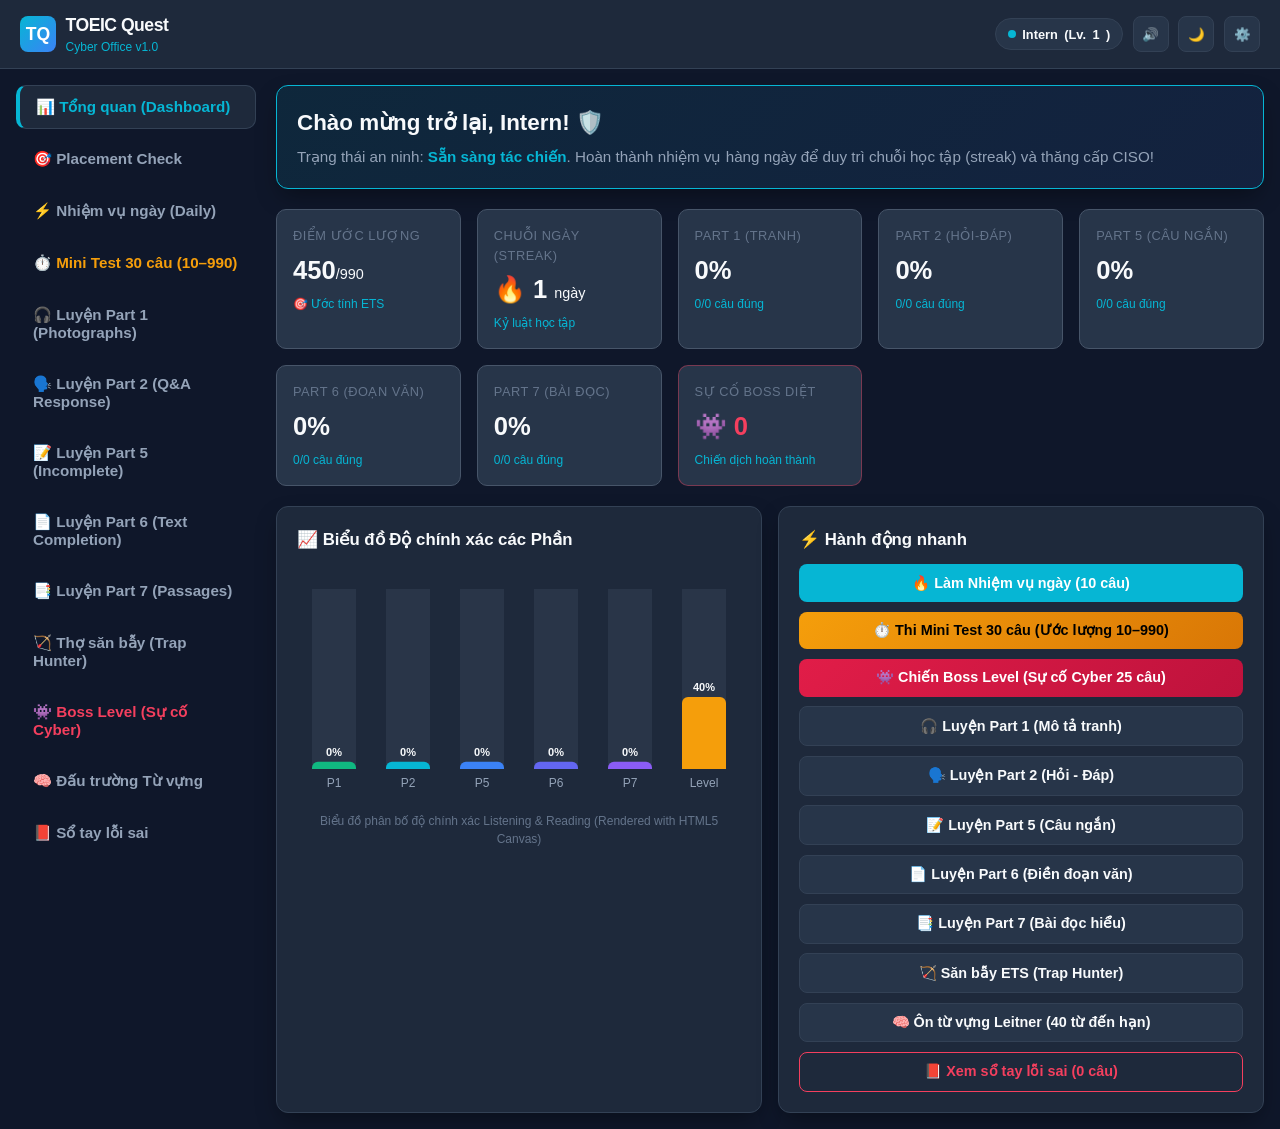
<file: toeic_quest.html>
<!DOCTYPE html>
<html lang="vi" data-theme="dark">
<head>
  <meta charset="UTF-8">
  <meta name="viewport" content="width=device-width, initial-scale=1.0">
  <title>TOEIC Quest: Cyber Office</title>
  <style>
    :root {
      --bg-primary: #0f172a;
      --bg-surface: #1e293b;
      --bg-card: #273549;
      --text-main: #f8fafc;
      --text-sub: #94a3b8;
      --text-muted: #64748b;
      --accent-cyan: #06b6d4;
      --accent-green: #10b981;
      --accent-emerald: #059669;
      --accent-amber: #f59e0b;
      --accent-rose: #f43f5e;
      --accent-blue: #3b82f6;
      --border-color: #334155;
      --border-light: #475569;
      --card-shadow: 0 10px 25px -5px rgba(0, 0, 0, 0.4);
      --font-stack: -apple-system, BlinkMacSystemFont, "Segoe UI", Roboto, "Helvetica Neue", Arial, sans-serif;
    }
    [data-theme="light"] {
      --bg-primary: #f1f5f9;
      --bg-surface: #ffffff;
      --bg-card: #f8fafc;
      --text-main: #0f172a;
      --text-sub: #475569;
      --text-muted: #94a3b8;
      --accent-cyan: #0891b2;
      --accent-green: #059669;
      --accent-emerald: #047857;
      --accent-amber: #d97706;
      --accent-rose: #e11d48;
      --accent-blue: #2563eb;
      --border-color: #cbd5e1;
      --border-light: #e2e8f0;
      --card-shadow: 0 4px 12px rgba(0, 0, 0, 0.08);
    }
    * { box-sizing: border-box; margin: 0; padding: 0; -webkit-tap-highlight-color: transparent; }
    body {
      font-family: var(--font-stack);
      background-color: var(--bg-primary);
      color: var(--text-main);
      min-height: 100vh;
      display: flex;
      flex-direction: column;
      line-height: 1.5;
    }
    header {
      background: var(--bg-surface);
      border-bottom: 1px solid var(--border-color);
      padding: 0.75rem 1.25rem;
      display: flex;
      justify-content: space-between;
      align-items: center;
      position: sticky;
      top: 0;
      z-index: 50;
    }
    .brand {
      display: flex;
      align-items: center;
      gap: 0.6rem;
      cursor: pointer;
    }
    .brand-icon {
      background: linear-gradient(135deg, var(--accent-cyan), var(--accent-blue));
      color: #fff;
      font-weight: 800;
      font-size: 1.1rem;
      width: 36px;
      height: 36px;
      display: flex;
      align-items: center;
      justify-content: center;
      border-radius: 8px;
    }
    .brand-title {
      font-weight: 700;
      font-size: 1.1rem;
      letter-spacing: -0.5px;
    }
    .brand-sub {
      font-size: 0.75rem;
      color: var(--accent-cyan);
      display: block;
    }
    .header-actions {
      display: flex;
      align-items: center;
      gap: 0.6rem;
    }
    .role-badge {
      display: flex;
      align-items: center;
      gap: 0.4rem;
      background: var(--bg-card);
      border: 1px solid var(--border-color);
      padding: 0.35rem 0.75rem;
      border-radius: 9999px;
      font-size: 0.8rem;
      font-weight: 600;
    }
    .role-badge .dot {
      width: 8px;
      height: 8px;
      background: var(--accent-cyan);
      border-radius: 50%;
    }
    .icon-btn {
      background: var(--bg-card);
      border: 1px solid var(--border-color);
      color: var(--text-main);
      width: 36px;
      height: 36px;
      border-radius: 8px;
      display: flex;
      align-items: center;
      justify-content: center;
      cursor: pointer;
      transition: all 0.2s;
    }
    .icon-btn:hover { border-color: var(--accent-cyan); }
    .layout-container {
      display: flex;
      flex: 1;
      max-width: 1300px;
      width: 100%;
      margin: 0 auto;
      padding: 1rem;
      gap: 1.25rem;
    }
    nav.sidebar {
      width: 240px;
      display: flex;
      flex-direction: column;
      gap: 0.5rem;
      flex-shrink: 0;
    }
    .nav-btn {
      display: flex;
      align-items: center;
      gap: 0.75rem;
      padding: 0.75rem 1rem;
      border-radius: 10px;
      background: transparent;
      border: 1px solid transparent;
      color: var(--text-sub);
      font-size: 0.95rem;
      font-weight: 600;
      cursor: pointer;
      text-align: left;
      transition: all 0.2s;
    }
    .nav-btn:hover {
      background: var(--bg-surface);
      color: var(--text-main);
    }
    .nav-btn.active {
      background: var(--bg-surface);
      color: var(--accent-cyan);
      border-color: var(--border-color);
      border-left: 4px solid var(--accent-cyan);
    }
    main.view-stage {
      flex: 1;
      display: flex;
      flex-direction: column;
      gap: 1.25rem;
      min-width: 0;
    }
    .card {
      background: var(--bg-surface);
      border: 1px solid var(--border-color);
      border-radius: 12px;
      padding: 1.25rem;
      box-shadow: var(--card-shadow);
    }
    .grid-stats {
      display: grid;
      grid-template-columns: repeat(auto-fit, minmax(180px, 1fr));
      gap: 1rem;
    }
    .stat-tile {
      background: var(--bg-card);
      border: 1px solid var(--border-light);
      border-radius: 10px;
      padding: 1rem;
      display: flex;
      flex-direction: column;
      gap: 0.35rem;
    }
    .stat-tile .label { font-size: 0.8rem; color: var(--text-muted); text-transform: uppercase; letter-spacing: 0.5px; }
    .stat-tile .value { font-size: 1.6rem; font-weight: 800; color: var(--text-main); }
    .stat-tile .sub { font-size: 0.75rem; color: var(--accent-cyan); }
    .btn {
      background: var(--accent-cyan);
      color: #fff;
      border: none;
      padding: 0.65rem 1.25rem;
      border-radius: 8px;
      font-weight: 600;
      font-size: 0.9rem;
      cursor: pointer;
      display: inline-flex;
      align-items: center;
      justify-content: center;
      gap: 0.5rem;
      transition: opacity 0.2s, transform 0.1s;
    }
    .btn:hover { opacity: 0.9; }
    .btn:active { transform: scale(0.98); }
    .btn-secondary {
      background: var(--bg-card);
      border: 1px solid var(--border-color);
      color: var(--text-main);
    }
    .btn-secondary:hover { border-color: var(--accent-cyan); }
    .btn-outline-danger {
      background: transparent;
      border: 1px solid var(--accent-rose);
      color: var(--accent-rose);
    }
    .quiz-container {
      display: flex;
      flex-direction: column;
      gap: 1.25rem;
    }
    .quiz-meta-bar {
      display: flex;
      justify-content: space-between;
      align-items: center;
      flex-wrap: wrap;
      gap: 0.5rem;
      background: var(--bg-card);
      padding: 0.75rem 1rem;
      border-radius: 8px;
      border: 1px solid var(--border-light);
    }
    .timer-badge {
      font-family: monospace;
      font-weight: 700;
      color: var(--accent-amber);
      font-size: 1.1rem;
    }
    .badge-tag {
      background: var(--bg-surface);
      border: 1px solid var(--border-color);
      padding: 0.2rem 0.6rem;
      border-radius: 6px;
      font-size: 0.75rem;
      font-weight: 600;
      color: var(--accent-cyan);
    }
    .passage-box {
      background: var(--bg-card);
      border-left: 4px solid var(--accent-cyan);
      padding: 1.2rem;
      border-radius: 0 8px 8px 0;
      font-size: 0.95rem;
      line-height: 1.6;
      white-space: pre-wrap;
      max-height: 320px;
      overflow-y: auto;
    }
    .question-stem {
      font-size: 1.15rem;
      font-weight: 600;
      line-height: 1.5;
    }
    .choices-grid {
      display: grid;
      grid-template-columns: 1fr;
      gap: 0.65rem;
    }
    .choice-item {
      background: var(--bg-card);
      border: 2px solid var(--border-light);
      border-radius: 10px;
      padding: 0.85rem 1rem;
      cursor: pointer;
      display: flex;
      align-items: center;
      gap: 0.8rem;
      transition: all 0.2s;
      font-size: 0.95rem;
    }
    .choice-item:hover {
      border-color: var(--accent-cyan);
      background: rgba(6, 182, 212, 0.05);
    }
    .choice-item .key {
      background: var(--bg-surface);
      border: 1px solid var(--border-color);
      width: 28px;
      height: 28px;
      border-radius: 6px;
      display: flex;
      align-items: center;
      justify-content: center;
      font-weight: 700;
      font-size: 0.85rem;
      flex-shrink: 0;
    }
    .choice-item.selected {
      border-color: var(--accent-blue);
      background: rgba(59, 130, 246, 0.1);
    }
    .choice-item.correct {
      border-color: var(--accent-green) !important;
      background: rgba(16, 185, 129, 0.15) !important;
    }
    .choice-item.wrong {
      border-color: var(--accent-rose) !important;
      background: rgba(244, 63, 94, 0.15) !important;
    }
    .explanation-panel {
      background: var(--bg-card);
      border: 1px solid var(--border-light);
      border-radius: 10px;
      padding: 1.25rem;
      display: flex;
      flex-direction: column;
      gap: 0.8rem;
      border-top: 4px solid var(--accent-green);
    }
    .trap-box {
      background: rgba(245, 158, 11, 0.1);
      border: 1px dashed var(--accent-amber);
      padding: 0.75rem 1rem;
      border-radius: 8px;
      font-size: 0.85rem;
      color: var(--accent-amber);
    }
    .flashcard {
      min-height: 260px;
      perspective: 1000px;
      cursor: pointer;
    }
    .flashcard-inner {
      width: 100%;
      height: 100%;
      position: relative;
      transform-style: preserve-3d;
      transition: transform 0.6s cubic-bezier(0.4, 0, 0.2, 1);
      min-height: 260px;
    }
    .flashcard.flipped .flashcard-inner {
      transform: rotateY(180deg);
    }
    .card-face {
      position: absolute;
      width: 100%;
      height: 100%;
      backface-visibility: hidden;
      display: flex;
      flex-direction: column;
      justify-content: center;
      align-items: center;
      padding: 2rem;
      border-radius: 12px;
      background: var(--bg-card);
      border: 1px solid var(--border-color);
      box-shadow: var(--card-shadow);
      text-align: center;
    }
    .card-back {
      transform: rotateY(180deg);
      align-items: flex-start;
      text-align: left;
      overflow-y: auto;
      justify-content: flex-start;
    }
    .word-title { font-size: 2rem; font-weight: 800; color: var(--accent-cyan); }
    .word-ipa { font-family: monospace; color: var(--accent-amber); margin: 0.4rem 0 1rem; }
    .word-meaning { font-size: 1.2rem; font-weight: 600; margin-bottom: 0.5rem; }
    .word-example { font-style: italic; color: var(--text-sub); border-left: 3px solid var(--accent-cyan); padding-left: 0.75rem; margin-bottom: 0.75rem; }
    .tab-bar {
      display: flex;
      gap: 0.5rem;
      border-bottom: 1px solid var(--border-color);
      padding-bottom: 0.5rem;
      margin-bottom: 1rem;
      overflow-x: auto;
    }
    .tab-btn {
      background: transparent;
      border: none;
      padding: 0.5rem 1rem;
      border-radius: 6px;
      color: var(--text-sub);
      font-weight: 600;
      font-size: 0.9rem;
      cursor: pointer;
    }
    .tab-btn.active {
      background: var(--bg-card);
      color: var(--accent-cyan);
    }
    .leitner-boxes {
      display: flex;
      gap: 0.5rem;
      margin-top: 1rem;
      justify-content: center;
    }
    .l-box {
      flex: 1;
      padding: 0.5rem;
      background: var(--bg-card);
      border: 1px solid var(--border-color);
      border-radius: 6px;
      text-align: center;
      font-size: 0.75rem;
    }
    .l-box.active { border-color: var(--accent-cyan); background: rgba(6, 182, 212, 0.1); }
    .canvas-container {
      width: 100%;
      height: 240px;
      position: relative;
    }
    canvas {
      width: 100% !important;
      height: 100% !important;
    }
    .error-item {
      background: var(--bg-card);
      border-left: 4px solid var(--accent-rose);
      padding: 0.9rem 1.1rem;
      border-radius: 0 8px 8px 0;
      margin-bottom: 0.6rem;
      display: flex;
      flex-direction: column;
      gap: 0.4rem;
    }
    .modal-overlay {
      position: fixed;
      inset: 0;
      background: rgba(0, 0, 0, 0.7);
      backdrop-filter: blur(4px);
      display: flex;
      align-items: center;
      justify-content: center;
      z-index: 100;
      padding: 1rem;
    }
    .modal-card {
      background: var(--bg-surface);
      border: 1px solid var(--border-color);
      border-radius: 14px;
      max-width: 500px;
      width: 100%;
      padding: 1.5rem;
      display: flex;
      flex-direction: column;
      gap: 1rem;
      box-shadow: var(--card-shadow);
    }
    /* Listening & Trap Hunter UI */
    .audio-control-bar {
      background: var(--bg-card);
      border: 1px solid var(--border-light);
      border-radius: 10px;
      padding: 0.85rem 1.15rem;
      display: flex;
      align-items: center;
      justify-content: space-between;
      flex-wrap: wrap;
      gap: 0.85rem;
    }
    .audio-playing-indicator {
      display: inline-flex;
      align-items: center;
      gap: 4px;
      font-size: 0.8rem;
      color: var(--accent-cyan);
      font-weight: 600;
    }
    .sound-wave-bar {
      width: 3px;
      height: 14px;
      background: var(--accent-cyan);
      border-radius: 2px;
      animation: soundWave 0.8s infinite ease-in-out alternate;
    }
    .sound-wave-bar:nth-child(2) { animation-delay: 0.2s; height: 18px; }
    .sound-wave-bar:nth-child(3) { animation-delay: 0.4s; height: 10px; }
    @keyframes soundWave {
      0% { transform: scaleY(0.4); }
      100% { transform: scaleY(1.3); }
    }
    .svg-illustration-box {
      background: var(--bg-card);
      border: 1px solid var(--border-color);
      border-radius: 12px;
      padding: 1rem;
      display: flex;
      flex-direction: column;
      align-items: center;
      justify-content: center;
      margin-bottom: 1rem;
    }
    .svg-illustration-box svg {
      max-width: 100%;
      height: auto;
      max-height: 260px;
      border-radius: 8px;
    }
    .transcript-box {
      background: rgba(15, 23, 42, 0.6);
      border-left: 4px solid var(--accent-amber);
      padding: 1rem;
      border-radius: 0 8px 8px 0;
      font-size: 0.95rem;
      line-height: 1.6;
      margin-top: 0.75rem;
    }
    .transcript-box mark {
      background: rgba(6, 182, 212, 0.25);
      color: var(--accent-cyan);
      padding: 0.1rem 0.35rem;
      border-radius: 4px;
      font-weight: 700;
    }
    .trap-hunter-grid {
      display: grid;
      grid-template-columns: repeat(auto-fit, minmax(280px, 1fr));
      gap: 1rem;
    }
    .trap-card {
      background: var(--bg-card);
      border: 1px solid var(--border-light);
      border-radius: 12px;
      padding: 1.25rem;
      display: flex;
      flex-direction: column;
      gap: 0.75rem;
      transition: all 0.2s;
    }
    .trap-card:hover {
      border-color: var(--accent-cyan);
      transform: translateY(-2px);
    }
    /* Boss Battle HUD & Cyber Arena */
    .boss-arena {
      background: radial-gradient(circle at top, rgba(244, 63, 94, 0.15), var(--bg-surface) 75%);
      border: 2px solid var(--accent-rose);
      border-radius: 14px;
      padding: 1.5rem;
      display: flex;
      flex-direction: column;
      gap: 1.25rem;
      box-shadow: 0 0 25px rgba(244, 63, 94, 0.25);
    }
    .boss-header-bar {
      display: flex;
      justify-content: space-between;
      align-items: center;
      flex-wrap: wrap;
      gap: 1.25rem;
      background: var(--bg-card);
      border: 1px solid var(--border-light);
      padding: 1.25rem;
      border-radius: 12px;
    }
    .boss-profile {
      display: flex;
      align-items: center;
      gap: 1rem;
    }
    .boss-avatar-svg {
      width: 76px;
      height: 76px;
      filter: drop-shadow(0 0 10px rgba(244, 63, 94, 0.6));
    }
    .boss-meters-grid {
      display: grid;
      grid-template-columns: 1fr 1fr;
      gap: 1rem;
      flex: 1;
      min-width: 280px;
    }
    .meter-box {
      display: flex;
      flex-direction: column;
      gap: 0.35rem;
    }
    .meter-label-row {
      display: flex;
      justify-content: space-between;
      font-size: 0.8rem;
      font-weight: 700;
    }
    .meter-track {
      height: 12px;
      background: rgba(0, 0, 0, 0.6);
      border-radius: 6px;
      overflow: hidden;
      border: 1px solid var(--border-color);
    }
    .meter-fill {
      height: 100%;
      border-radius: 6px;
      transition: width 0.4s ease;
    }
    .boss-hp-bar {
      background: linear-gradient(90deg, #f43f5e, #fb7185);
    }
    .player-integrity-bar {
      background: linear-gradient(90deg, #10b981, #06b6d4);
    }
    .promotion-card {
      background: linear-gradient(135deg, #0f172a, #1e293b);
      border: 2px solid #f59e0b;
      border-radius: 16px;
      padding: 2rem;
      text-align: center;
      box-shadow: 0 0 35px rgba(245, 158, 11, 0.3);
    }
    .rank-insignia {
      width: 90px;
      height: 90px;
      margin: 0 auto 1.2rem;
      background: linear-gradient(135deg, #f59e0b, #d97706);
      border-radius: 50%;
      display: flex;
      align-items: center;
      justify-content: center;
      font-size: 2.4rem;
      color: #000;
      box-shadow: 0 0 25px rgba(245, 158, 11, 0.6);
    }
    @media (max-width: 768px) {
      .layout-container { flex-direction: column; padding: 0.75rem; }
      nav.sidebar {
        width: 100%;
        flex-direction: row;
        overflow-x: auto;
        padding-bottom: 0.5rem;
      }
      .nav-btn { white-space: nowrap; padding: 0.5rem 0.8rem; font-size: 0.85rem; }
      .header-actions .role-badge { display: none; }
    }
  </style>
</head>
<body>

  <!-- HEADER -->
  <header>
    <div class="brand" onclick="app.navigate('dashboard')">
      <div class="brand-icon">TQ</div>
      <div>
        <div class="brand-title">TOEIC Quest</div>
        <span class="brand-sub">Cyber Office v1.0</span>
      </div>
    </div>
    <div class="header-actions">
      <div class="role-badge" id="roleBadge">
        <span class="dot"></span>
        <span id="roleTitle">Intern</span> (Lv.<span id="userLevel">1</span>)
      </div>
      <button class="icon-btn" onclick="app.toggleSound()" id="soundBtn" title="Bật/Tắt âm thanh">🔊</button>
      <button class="icon-btn" onclick="app.toggleTheme()" id="themeBtn" title="Chuyển theme">🌓</button>
      <button class="icon-btn" onclick="app.openSettings()" title="Cài đặt & Sao lưu">⚙️</button>
    </div>
  </header>

  <!-- MAIN WRAPPER -->
  <div class="layout-container">
    <nav class="sidebar">
      <button class="nav-btn active" onclick="app.navigate('dashboard')" data-view="dashboard">📊 Tổng quan (Dashboard)</button>
      <button class="nav-btn" onclick="app.navigate('placement')" data-view="placement">🎯 Placement Check</button>
      <button class="nav-btn" onclick="app.navigate('daily')" data-view="daily">⚡ Nhiệm vụ ngày (Daily)</button>
      <button class="nav-btn" onclick="app.navigate('minitest')" data-view="minitest" style="color: var(--accent-amber);">⏱️ Mini Test 30 câu (10–990)</button>
      <button class="nav-btn" onclick="app.navigate('part1')" data-view="part1">🎧 Luyện Part 1 (Photographs)</button>
      <button class="nav-btn" onclick="app.navigate('part2')" data-view="part2">🗣️ Luyện Part 2 (Q&A Response)</button>
      <button class="nav-btn" onclick="app.navigate('part5')" data-view="part5">📝 Luyện Part 5 (Incomplete)</button>
      <button class="nav-btn" onclick="app.navigate('part6')" data-view="part6">📄 Luyện Part 6 (Text Completion)</button>
      <button class="nav-btn" onclick="app.navigate('part7')" data-view="part7">📑 Luyện Part 7 (Passages)</button>
      <button class="nav-btn" onclick="app.navigate('traphunter')" data-view="traphunter">🏹 Thợ săn bẫy (Trap Hunter)</button>
      <button class="nav-btn" onclick="app.navigate('boss')" data-view="boss" style="color: var(--accent-rose);">👾 Boss Level (Sự cố Cyber)</button>
      <button class="nav-btn" onclick="app.navigate('vocab')" data-view="vocab">🧠 Đấu trường Từ vựng</button>
      <button class="nav-btn" onclick="app.navigate('errors')" data-view="errors">📕 Sổ tay lỗi sai</button>
    </nav>

    <main class="view-stage" id="stageContent">
      <!-- Dynamic Views injected here -->
    </main>
  </div>

  <!-- MODAL CONTAINER -->
  <div id="modalSlot" hidden></div>

  <!-- APPLICATION SCRIPT & DATA -->
  <script>
/**
 * =====================================================================
 * DATA SCHEMA: QUESTIONS & VOCABULARY
 * 25-30% IT / Cyber Security context, balance standard TOEIC business
 * =====================================================================
 */
const QUESTIONS = [
  // --- PART 1: PHOTOGRAPHS (4 SVG ILLUSTRATED QUESTIONS) ---
  {
    id: "p1-001", part: 1, level: 2, topic: "IT & Server Room",
    skillTags: ["listening", "photographs", "it-equipment"],
    stem: "Look at the photograph and choose the statement that best describes what you see.",
    svgArt: `<svg viewBox="0 0 400 240" width="100%" height="240" xmlns="http://www.w3.org/2000/svg">
      <defs>
        <linearGradient id="srvGrad" x1="0%" y1="0%" x2="100%" y2="100%">
          <stop offset="0%" stop-color="#1e293b"/>
          <stop offset="100%" stop-color="#0f172a"/>
        </linearGradient>
      </defs>
      <!-- Background Wall & Floor -->
      <rect width="400" height="170" fill="#1e293b"/>
      <rect y="170" width="400" height="70" fill="#334155"/>
      <line x1="0" y1="170" x2="400" y2="170" stroke="#475569" stroke-width="2"/>
      <!-- Server Rack Cabinet -->
      <rect x="50" y="30" width="110" height="150" rx="4" fill="url(#srvGrad)" stroke="#06b6d4" stroke-width="2"/>
      <!-- Server Units inside -->
      <rect x="60" y="45" width="90" height="18" rx="2" fill="#334155"/>
      <circle cx="70" cy="54" r="3" fill="#10b981"/>
      <circle cx="80" cy="54" r="3" fill="#10b981"/>
      <circle cx="90" cy="54" r="2" fill="#f59e0b"/>
      <rect x="60" y="70" width="90" height="18" rx="2" fill="#334155"/>
      <circle cx="70" cy="79" r="3" fill="#10b981"/>
      <circle cx="80" cy="79" r="3" fill="#06b6d4"/>
      <rect x="60" y="95" width="90" height="18" rx="2" fill="#334155"/>
      <circle cx="70" cy="104" r="3" fill="#10b981"/>
      <circle cx="80" cy="104" r="3" fill="#10b981"/>
      <rect x="60" y="120" width="90" height="18" rx="2" fill="#334155"/>
      <circle cx="70" cy="129" r="3" fill="#f59e0b"/>
      <rect x="60" y="145" width="90" height="22" rx="2" fill="#1e293b" stroke="#475569"/>
      <!-- Colored Network Cables looping -->
      <path d="M145,54 C175,70 175,120 145,130" fill="none" stroke="#06b6d4" stroke-width="3"/>
      <path d="M145,79 C185,90 185,140 145,155" fill="none" stroke="#3b82f6" stroke-width="3"/>
      <path d="M145,104 C190,110 190,160 145,160" fill="none" stroke="#10b981" stroke-width="2"/>
      <!-- Technician Standing Beside Rack -->
      <circle cx="250" cy="65" r="18" fill="#cbd5e1"/> <!-- Head -->
      <rect x="232" y="85" width="36" height="65" rx="6" fill="#0284c7"/> <!-- Torso/Shirt -->
      <path d="M232,95 L200,120" stroke="#0284c7" stroke-width="10" stroke-linecap="round"/> <!-- Left arm reaching to rack -->
      <circle cx="196" cy="122" r="5" fill="#fbcfe8"/> <!-- Hand connecting cable -->
      <path d="M268,95 L285,125" stroke="#0284c7" stroke-width="10" stroke-linecap="round"/> <!-- Right arm -->
      <rect x="235" y="150" width="14" height="65" fill="#1e293b"/> <!-- Left leg -->
      <rect x="253" y="150" width="14" height="65" fill="#1e293b"/> <!-- Right leg -->
      <rect x="230" y="210" width="22" height="10" rx="3" fill="#0f172a"/> <!-- Shoes -->
      <rect x="250" y="210" width="22" height="10" rx="3" fill="#0f172a"/>
      <!-- ID Badge on chest -->
      <rect x="244" y="98" width="10" height="14" rx="2" fill="#f8fafc" stroke="#3b82f6"/>
    </svg>`,
    choices: [
      "A technician is connecting a cable to the server rack.",
      "The computer monitors are stacked on the floor.",
      "A worker is installing a glass window.",
      "The office chairs are being disassembled."
    ],
    answer: 0,
    explanation_vi: "Phương án (A) mô tả chính xác hành động: Người kỹ thuật viên đang cắm dây cáp vào tủ máy chủ (server rack).",
    trap: "Bẫy thì bị động tiếp diễn: 'are being disassembled' (đang được tháo dỡ) là bẫy kinh điển Part 1 khi trong tranh không có ai tháo ghế.",
    transcript: "(A) A technician is connecting a cable to the server rack.\n(B) The computer monitors are stacked on the floor.\n(C) A worker is installing a glass window.\n(D) The office chairs are being disassembled.",
    vocab: ["technician", "connecting", "server rack"]
  },
  {
    id: "p1-002", part: 1, level: 2, topic: "Office Conference & Presentation",
    skillTags: ["listening", "photographs", "presentation"],
    stem: "Look at the photograph and choose the statement that best describes what you see.",
    svgArt: `<svg viewBox="0 0 400 240" width="100%" height="240" xmlns="http://www.w3.org/2000/svg">
      <!-- Conference Room Wall -->
      <rect width="400" height="175" fill="#1e293b"/>
      <rect y="175" width="400" height="65" fill="#334155"/>
      <!-- Presentation Display Screen on Wall -->
      <rect x="35" y="30" width="160" height="95" rx="6" fill="#0f172a" stroke="#06b6d4" stroke-width="3"/>
      <!-- Chart Graphic on Screen -->
      <polyline points="50,105 80,85 110,95 140,60 175,50" fill="none" stroke="#10b981" stroke-width="4"/>
      <circle cx="175" cy="50" r="4" fill="#06b6d4"/>
      <line x1="50" y1="110" x2="180" y2="110" stroke="#475569" stroke-width="2"/>
      <!-- Presenter Woman Standing Pointing -->
      <circle cx="230" cy="55" r="16" fill="#cbd5e1"/>
      <path d="M218,73 L242,73 L246,140 L214,140 Z" fill="#0369a1"/> <!-- Business Suit -->
      <path d="M218,80 L180,68" stroke="#0369a1" stroke-width="8" stroke-linecap="round"/> <!-- Arm pointing to screen -->
      <path d="M242,80 L255,115" stroke="#0369a1" stroke-width="8" stroke-linecap="round"/>
      <rect x="220" y="140" width="10" height="70" fill="#1e293b"/>
      <rect x="234" y="140" width="10" height="70" fill="#1e293b"/>
      <!-- Conference Table & Attendees -->
      <ellipse cx="320" cy="185" rx="70" ry="25" fill="#475569" stroke="#64748b" stroke-width="2"/>
      <!-- Attendee 1 -->
      <circle cx="310" cy="135" r="13" fill="#94a3b8"/>
      <rect x="298" y="150" width="24" height="30" rx="4" fill="#334155"/>
      <!-- Attendee 2 -->
      <circle cx="355" cy="140" r="13" fill="#94a3b8"/>
      <rect x="345" y="155" width="22" height="28" rx="4" fill="#1e293b"/>
      <!-- Laptop on table -->
      <rect x="300" y="175" width="22" height="12" rx="2" fill="#0f172a" stroke="#06b6d4"/>
    </svg>`,
    choices: [
      "The conference room is completely unoccupied.",
      "A woman is gesturing toward a presentation screen.",
      "Some confidential papers are being shredded.",
      "The meeting participants are leaving the building."
    ],
    answer: 1,
    explanation_vi: "Phương án (B) chính xác: Người phụ nữ đang chỉ tay về phía màn hình thuyết trình (gesturing toward a presentation screen).",
    trap: "Bẫy phủ định: 'unoccupied' (không có người) mâu thuẫn trực tiếp với các nhân vật hiện diện trong tranh.",
    transcript: "(A) The conference room is completely unoccupied.\n(B) A woman is gesturing toward a presentation screen.\n(C) Some confidential papers are being shredded.\n(D) The meeting participants are leaving the building.",
    vocab: ["gesturing", "presentation screen", "unoccupied"]
  },
  {
    id: "p1-003", part: 1, level: 2, topic: "Reception & Visitor Access",
    skillTags: ["listening", "photographs", "reception"],
    stem: "Look at the photograph and choose the statement that best describes what you see.",
    svgArt: `<svg viewBox="0 0 400 240" width="100%" height="240" xmlns="http://www.w3.org/2000/svg">
      <rect width="400" height="160" fill="#1e293b"/>
      <rect y="160" width="400" height="80" fill="#334155"/>
      <!-- Reception Counter Desk -->
      <rect x="60" y="110" width="280" height="65" rx="6" fill="#475569" stroke="#64748b" stroke-width="2"/>
      <rect x="70" y="120" width="260" height="12" fill="#334155"/>
      <!-- Visitor Signing Registry Book -->
      <circle cx="140" cy="65" r="16" fill="#cbd5e1"/>
      <rect x="122" y="83" width="36" height="60" rx="4" fill="#2563eb"/>
      <path d="M138,95 L160,115" stroke="#2563eb" stroke-width="7" stroke-linecap="round"/> <!-- Hand holding pen -->
      <!-- Registry Logbook on Counter -->
      <rect x="155" y="112" width="38" height="24" rx="2" fill="#f8fafc" stroke="#94a3b8"/>
      <line x1="160" y1="120" x2="185" y2="120" stroke="#64748b" stroke-width="2"/>
      <line x1="160" y1="126" x2="180" y2="126" stroke="#64748b" stroke-width="2"/>
      <!-- Receptionist Sitting Behind Desk -->
      <circle cx="280" cy="80" r="15" fill="#cbd5e1"/>
      <rect x="264" y="97" width="32" height="30" rx="4" fill="#0d9488"/>
      <!-- Computer Monitor on Desk -->
      <rect x="220" y="85" width="32" height="25" rx="2" fill="#0f172a" stroke="#06b6d4"/>
      <rect x="232" y="110" width="8" height="6" fill="#0f172a"/>
      <!-- Digital Security Badge Scanner on desk -->
      <rect x="100" y="105" width="20" height="15" rx="2" fill="#0f172a" stroke="#10b981"/>
      <circle cx="110" cy="112" r="3" fill="#10b981"/>
    </svg>`,
    choices: [
      "A visitor is writing in a registry at the front desk.",
      "A desktop computer is being repaired by a technician.",
      "The counter is covered with potted plants.",
      "All the entrance doors have been locked."
    ],
    answer: 0,
    explanation_vi: "Phương án (A) mô tả chính xác: Khách viếng thăm đang ghi thông tin vào sổ đăng ký tại bàn tiếp tân (writing in a registry at the front desk).",
    trap: "Bẫy hành động không tồn tại: 'is being repaired' không có hành động sửa chữa nào diễn ra.",
    transcript: "(A) A visitor is writing in a registry at the front desk.\n(B) A desktop computer is being repaired by a technician.\n(C) The counter is covered with potted plants.\n(D) All the entrance doors have been locked.",
    vocab: ["registry", "front desk", "visitor"]
  },
  {
    id: "p1-004", part: 1, level: 3, topic: "Logistics & Warehouse Operations",
    skillTags: ["listening", "photographs", "logistics"],
    stem: "Look at the photograph and choose the statement that best describes what you see.",
    svgArt: `<svg viewBox="0 0 400 240" width="100%" height="240" xmlns="http://www.w3.org/2000/svg">
      <rect width="400" height="170" fill="#1e293b"/>
      <rect y="170" width="400" height="70" fill="#334155"/>
      <!-- Warehouse Storage Shelves in Background -->
      <rect x="20" y="25" width="16" height="160" fill="#475569"/>
      <rect x="180" y="25" width="16" height="160" fill="#475569"/>
      <line x1="20" y1="70" x2="196" y2="70" stroke="#64748b" stroke-width="4"/>
      <line x1="20" y1="120" x2="196" y2="120" stroke="#64748b" stroke-width="4"/>
      <!-- Pallet with Cardboard Boxes -->
      <rect x="50" y="165" width="110" height="12" fill="#d97706"/> <!-- Wooden Pallet -->
      <rect x="55" y="115" width="48" height="50" rx="3" fill="#b45309" stroke="#78350f"/> <!-- Box 1 -->
      <rect x="105" y="115" width="48" height="50" rx="3" fill="#b45309" stroke="#78350f"/> <!-- Box 2 -->
      <rect x="75" y="70" width="54" height="45" rx="3" fill="#b45309" stroke="#78350f"/> <!-- Box on top -->
      <rect x="85" y="85" width="18" height="12" fill="#f8fafc"/> <!-- Barcode label -->
      <!-- Warehouse Worker with Barcode Scanner -->
      <circle cx="260" cy="70" r="17" fill="#cbd5e1"/>
      <path d="M242,90 L278,90 L278,160 L242,160 Z" fill="#ea580c"/> <!-- Hi-Vis Safety Vest -->
      <path d="M242,100 L205,95" stroke="#ea580c" stroke-width="9" stroke-linecap="round"/> <!-- Arm scanning -->
      <rect x="195" y="90" width="15" height="10" rx="2" fill="#0f172a"/> <!-- Scanner Gun -->
      <line x1="195" y1="95" x2="105" y2="92" stroke="#ef4444" stroke-dasharray="4" stroke-width="2"/> <!-- Red Laser -->
      <rect x="246" y="160" width="12" height="55" fill="#1e293b"/>
      <rect x="262" y="160" width="12" height="55" fill="#1e293b"/>
    </svg>`,
    choices: [
      "A forklift is transporting heavy machinery.",
      "Merchandise is being unloaded into a delivery van.",
      "An employee is scanning a label on a package.",
      "The warehouse storage shelves are completely empty."
    ],
    answer: 2,
    explanation_vi: "Phương án (C) đúng: Nhân viên đang quét mã vạch trên kiện hàng (scanning a label on a package).",
    trap: "Bẫy từ vựng suy đoán: Trong tranh có kho hàng nhưng không có xe nâng (forklift) hay xe tải giao hàng (delivery van).",
    transcript: "(A) A forklift is transporting heavy machinery.\n(B) Merchandise is being unloaded into a delivery van.\n(C) An employee is scanning a label on a package.\n(D) The warehouse storage shelves are completely empty.",
    vocab: ["scanning", "label", "package"]
  },

  // --- PART 2: QUESTION & RESPONSE (12 AUDIO TRAP QUESTIONS) ---
  {
    id: "p2-001", part: 2, level: 2, topic: "Office Requests & Audit",
    skillTags: ["listening", "q-and-a", "sound-trap"],
    trapCategory: "sound",
    stem: "Could you make five copies of the network security audit report?",
    choices: [
      "Black coffee with sugar, please.",
      "Sure, I'll print them out right away.",
      "Yes, it was very loud."
    ],
    answer: 1,
    explanation_vi: "Lời đề nghị lịch sự: 'Could you make five copies...?' -> Phương án (B) đồng ý nhận in tài liệu ngay lập tức.",
    trap: "Bẫy từ gần âm (Similar Sound): Đáp án (A) dùng từ 'coffee' phát âm gần giống với 'copies'.",
    transcript: "Q: Could you make five copies of the network security audit report?\n(A) Black coffee with sugar, please.\n(B) Sure, I'll print them out right away.\n(C) Yes, it was very loud.",
    vocab: ["copies", "audit report", "print out"]
  },
  {
    id: "p2-002", part: 2, level: 3, topic: "IT Operations & Scheduling",
    skillTags: ["listening", "q-and-a", "repeated-word"],
    trapCategory: "repeated-word",
    stem: "When will the firewall configuration be finalized?",
    choices: [
      "By the end of this afternoon.",
      "Because the wall needs painting.",
      "Yes, it is very final."
    ],
    answer: 0,
    explanation_vi: "Câu hỏi bắt đầu bằng 'When' (Khi nào) hỏi mốc thời gian -> (A) 'By the end of this afternoon' (Trước cuối chiều nay) là câu trả lời trực tiếp chính xác.",
    trap: "Bẫy lặp từ (Repeated word): (B) lặp từ 'wall' từ 'firewall', (C) lặp 'final' và bẫy Yes/No đối với câu hỏi Wh-.",
    transcript: "Q: When will the firewall configuration be finalized?\n(A) By the end of this afternoon.\n(B) Because the wall needs painting.\n(C) Yes, it is very final.",
    vocab: ["finalized", "firewall", "configuration"]
  },
  {
    id: "p2-003", part: 2, level: 3, topic: "Management & HR",
    skillTags: ["listening", "q-and-a", "indirect-response"],
    trapCategory: "indirect",
    stem: "Who was selected as the new project manager for the cloud migration?",
    choices: [
      "They haven't announced the decision yet.",
      "Yes, I selected it yesterday.",
      "At the downtown conference hall."
    ],
    answer: 0,
    explanation_vi: "Câu hỏi 'Who' (Ai) nhưng người trả lời đưa ra câu trả lời gián tiếp: 'Họ vẫn chưa công bố quyết định'. Đây là dạng câu trả lời cực kỳ hay gặp trong đề TOEIC hiện đại.",
    trap: "Bẫy Yes/No đối với câu hỏi 'Who' (B), và bẫy trả lời địa điểm cho câu hỏi người (C).",
    transcript: "Q: Who was selected as the new project manager for the cloud migration?\n(A) They haven't announced the decision yet.\n(B) Yes, I selected it yesterday.\n(C) At the downtown conference hall.",
    vocab: ["cloud migration", "announced", "selected"]
  },
  {
    id: "p2-004", part: 2, level: 2, topic: "Emergency Planning",
    skillTags: ["listening", "q-and-a", "sound-trap"],
    trapCategory: "sound",
    stem: "Has the safety committee finished the evacuation plan?",
    choices: [
      "Flight 204 departs at seven o'clock.",
      "No, they're still reviewing the emergency exits.",
      "It is a very plain design."
    ],
    answer: 1,
    explanation_vi: "Câu hỏi Yes/No hỏi tiến độ kế hoạch thoát hiểm -> (B) trả lời họ vẫn đang xem xét lối thoát hiểm.",
    trap: "Bẫy từ đồng âm / gần âm: 'plan' (kế hoạch) bị bẫy với 'plane' (máy bay) ở câu (A) và 'plain' (đơn giản) ở câu (C).",
    transcript: "Q: Has the safety committee finished the evacuation plan?\n(A) Flight 204 departs at seven o'clock.\n(B) No, they're still reviewing the emergency exits.\n(C) It is a very plain design.",
    vocab: ["evacuation", "emergency exits", "safety committee"]
  },
  {
    id: "p2-005", part: 2, level: 3, topic: "IT Hardware & Procurement",
    skillTags: ["listening", "q-and-a", "indirect-response"],
    trapCategory: "indirect",
    stem: "Where can I find the spare USB security dongles?",
    choices: [
      "Ask Michael in the IT procurement department.",
      "About fifteen gigabytes.",
      "No, I don't have one."
    ],
    answer: 0,
    explanation_vi: "Câu hỏi 'Where' hỏi vị trí đồ vật -> Câu trả lời gián tiếp chỉ dẫn hỏi người phụ trách: 'Ask Michael in IT...'",
    trap: "Bẫy Yes/No với câu hỏi Where (C); bẫy liên tưởng sai đơn vị lưu trữ (B).",
    transcript: "Q: Where can I find the spare USB security dongles?\n(A) Ask Michael in the IT procurement department.\n(B) About fifteen gigabytes.\n(C) No, I don't have one.",
    vocab: ["spare", "procurement", "dongle"]
  },
  {
    id: "p2-006", part: 2, level: 3, topic: "Training Options",
    skillTags: ["listening", "q-and-a", "sound-trap"],
    trapCategory: "sound",
    stem: "Would you prefer to conduct the security training online or in person?",
    choices: [
      "Whichever is more convenient for the team.",
      "Yes, I prefer both.",
      "The express train arrives at nine."
    ],
    answer: 0,
    explanation_vi: "Câu hỏi lựa chọn 'A or B' (online hay trực tiếp) -> (A) 'Cách nào thuận tiện hơn cho nhóm thì làm' là câu trả lời kinh điển trong giao tiếp công sở.",
    trap: "Bẫy Yes/No với câu hỏi lựa chọn 'or' (B); bẫy từ gần âm 'training' (đào tạo) với 'train' (tàu hỏa) ở (C).",
    transcript: "Q: Would you prefer to conduct the security training online or in person?\n(A) Whichever is more convenient for the team.\n(B) Yes, I prefer both.\n(C) The express train arrives at nine.",
    vocab: ["convenient", "in person", "conduct"]
  },
  {
    id: "p2-007", part: 2, level: 4, topic: "Incident Investigation",
    skillTags: ["listening", "q-and-a", "indirect-response"],
    trapCategory: "indirect",
    stem: "Mr. Henderson reviewed the penetration testing logs, didn't he?",
    choices: [
      "Actually, he was out sick yesterday.",
      "He is doing very well, thank you.",
      "To test the internet bandwidth."
    ],
    answer: 0,
    explanation_vi: "Câu hỏi đuôi kiểm tra sự việc -> (A) Phủ định ngầm tiền đề bằng cách nêu lý do ông ấy nghỉ ốm hôm qua nên chưa thể xem.",
    trap: "Bẫy trả lời cho câu hỏi thăm sức khỏe 'How is he doing?' (B); bẫy trả lời mục đích 'To test...' (C).",
    transcript: "Q: Mr. Henderson reviewed the penetration testing logs, didn't he?\n(A) Actually, he was out sick yesterday.\n(B) He is doing very well, thank you.\n(C) To test the internet bandwidth.",
    vocab: ["penetration testing", "out sick", "reviewed"]
  },
  {
    id: "p2-008", part: 2, level: 3, topic: "Accounting & Expenses",
    skillTags: ["listening", "q-and-a", "indirect-response"],
    trapCategory: "indirect",
    stem: "Didn't you submit the travel reimbursement voucher already?",
    choices: [
      "I'm still waiting for one restaurant receipt.",
      "Yes, I didn't.",
      "The flight was canceled."
    ],
    answer: 0,
    explanation_vi: "Câu hỏi phủ định 'Didn't you...?' -> (A) Giải thích lý do gián tiếp vì sao chưa nộp: đang đợi 1 hóa đơn nhà hàng.",
    trap: "Bẫy logic câu trả lời tiếng Anh: Tiếng Anh không dùng 'Yes, I didn't' vì mâu thuẫn khẳng định/phủ định.",
    transcript: "Q: Didn't you submit the travel reimbursement voucher already?\n(A) I'm still waiting for one restaurant receipt.\n(B) Yes, I didn't.\n(C) The flight was canceled.",
    vocab: ["voucher", "reimbursement", "receipt"]
  },
  {
    id: "p2-009", part: 2, level: 3, topic: "System Administration",
    skillTags: ["listening", "q-and-a", "sound-trap"],
    trapCategory: "sound",
    stem: "You have administrative access to the database, right?",
    choices: [
      "I will write a detailed report shortly.",
      "Turn right at the end of the hallway.",
      "Only on the staging test server."
    ],
    answer: 2,
    explanation_vi: "Hỏi xác nhận quyền quản trị -> (C) Trả lời làm rõ phạm vi: chỉ có quyền trên máy chủ kiểm thử (test server).",
    trap: "Bẫy từ đồng âm & đa nghĩa: (A) dùng từ đồng âm 'write' (viết); (B) dùng từ 'right' với nghĩa rẽ phải.",
    transcript: "Q: You have administrative access to the database, right?\n(A) I will write a detailed report shortly.\n(B) Turn right at the end of the hallway.\n(C) Only on the staging test server.",
    vocab: ["administrative access", "database", "staging"]
  },
  {
    id: "p2-010", part: 2, level: 3, topic: "Project Management",
    skillTags: ["listening", "q-and-a", "repeated-word"],
    trapCategory: "repeated-word",
    stem: "Why don't we postpone the software rollout until next Monday?",
    choices: [
      "That sounds like a sensible suggestion.",
      "Because I couldn't find it.",
      "At the post office down the street."
    ],
    answer: 0,
    explanation_vi: "'Why don't we...' là câu đề xuất (suggestion) làm gì -> (A) 'Nghe có vẻ là gợi ý hợp lý' là câu phản hồi phù hợp nhất.",
    trap: "Bẫy máy móc nghe 'Why' vội chọn 'Because' (B); bẫy lặp từ gần âm 'postpone' thành 'post office' (C).",
    transcript: "Q: Why don't we postpone the software rollout until next Monday?\n(A) That sounds like a sensible suggestion.\n(B) Because I couldn't find it.\n(C) At the post office down the street.",
    vocab: ["postpone", "rollout", "sensible"]
  },
  {
    id: "p2-011", part: 2, level: 3, topic: "Procurement & Licensing",
    skillTags: ["listening", "q-and-a", "indirect-response"],
    trapCategory: "indirect",
    stem: "How much did the vendor quote for the firewall license renewal?",
    choices: [
      "The invoice is still on Rachel's desk.",
      "About ten miles south of here.",
      "Yes, it was quite expensive."
    ],
    answer: 0,
    explanation_vi: "Câu hỏi 'How much' hỏi giá tiền nhưng câu trả lời gián tiếp chỉ nơi xem tài liệu: 'Hóa đơn vẫn ở trên bàn Rachel'.",
    trap: "Bẫy trả lời khoảng cách 'ten miles' (B); bẫy trả lời Yes/No cho câu hỏi Wh- (C).",
    transcript: "Q: How much did the vendor quote for the firewall license renewal?\n(A) The invoice is still on Rachel's desk.\n(B) About ten miles south of here.\n(C) Yes, it was quite expensive.",
    vocab: ["quote", "renewal", "license"]
  },
  {
    id: "p2-012", part: 2, level: 3, topic: "Office Facilities",
    skillTags: ["listening", "q-and-a", "repeated-word"],
    trapCategory: "repeated-word",
    stem: "Do you know where the visitor parking area is located?",
    choices: [
      "The national park is closed for maintenance.",
      "Follow the yellow signs behind Building C.",
      "Yes, I parked my car yesterday."
    ],
    answer: 1,
    explanation_vi: "Hỏi vị trí bãi đỗ xe của khách -> (B) Chỉ dẫn: 'Đi theo các biển báo màu vàng phía sau Tòa nhà C'.",
    trap: "Bẫy chuyển nghĩa từ vựng: 'parking' (đỗ xe) bị bẫy sang 'national park' (công viên quốc gia) ở (A).",
    transcript: "Q: Do you know where the visitor parking area is located?\n(A) The national park is closed for maintenance.\n(B) Follow the yellow signs behind Building C.\n(C) Yes, I parked my car yesterday.",
    vocab: ["located", "parking area", "visitor"]
  },

  // --- PART 5 (22 QUESTIONS) ---
  {
    id: "p5-001", part: 5, level: 2, topic: "IT & Cybersecurity",
    skillTags: ["word-form", "adverb"],
    stem: "The system administrator _______ updated the server firewall to protect against zero-day exploits.",
    choices: ["frequent", "frequency", "frequently", "frequented"], answer: 2,
    explanation_vi: "Cần một phó từ (adverb) bổ nghĩa cho động từ 'updated'. 'Frequently' (thường xuyên) là trạng từ thích hợp nhất.",
    trap: "Bẫy từ loại: Nhiều người nhầm chọn tính từ 'frequent' đứng trước động từ.",
    vocab: ["frequently", "administrator", "exploit"]
  },
  {
    id: "p5-002", part: 5, level: 3, topic: "IT & Cybersecurity",
    skillTags: ["vocabulary", "collocation"],
    stem: "Employees are strictly required to create _______ passwords containing at least twelve characters, numbers, and symbols.",
    choices: ["complex", "spacious", "cordial", "convenient"], answer: 0,
    explanation_vi: "Collocation công nghệ: 'complex passwords' (mật khẩu phức tạp). 'Spacious' (rộng rãi), 'cordial' (thân ái), 'convenient' (tiện lợi) không hợp ngữ cảnh.",
    trap: "Bẫy dịch nghĩa bề mặt: 'convenient' (tiện lợi) thường là mong muốn người dùng nhưng trái chính sách bảo mật.",
    vocab: ["complex", "strictly", "characters"]
  },
  {
    id: "p5-003", part: 5, level: 2, topic: "Corporate & HR",
    skillTags: ["grammar", "prepositions"],
    stem: "All reimbursement requests must be submitted _______ five business days following the conclusion of the business trip.",
    choices: ["within", "between", "among", "along"], answer: 0,
    explanation_vi: "Cấu trúc giới từ chỉ thời hạn: 'within + khoảng thời gian' (trong vòng... ngày).",
    trap: "'Between' phải đi với hai mốc (between A and B); 'among' đi với danh từ số nhiều >= 3 đối tượng.",
    vocab: ["reimbursement", "conclusion", "within"]
  },
  {
    id: "p5-004", part: 5, level: 4, topic: "IT & Cybersecurity",
    skillTags: ["grammar", "verb-tense", "passive"],
    stem: "A mandatory penetration testing protocol _______ by the third-party security firm before next Friday's launch.",
    choices: ["will conduct", "will be conducted", "conducted", "has conducted"], answer: 1,
    explanation_vi: "Chủ ngữ là vật 'protocol' (biên bản/quy trình kiểm thử) kết hợp với mốc thời gian tương lai 'before next Friday' -> Dùng tương lai đơn thể bị động (will be + V3/ed).",
    trap: "Nhầm lẫn giữa chủ động và bị động khi gặp thuật ngữ chuyên ngành dài.",
    vocab: ["mandatory", "penetration testing", "protocol"]
  },
  {
    id: "p5-005", part: 5, level: 3, topic: "Corporate & Management",
    skillTags: ["word-form", "noun-suffix"],
    stem: "The board of directors expressed their complete _______ with the quarter's financial performance.",
    choices: ["satisfy", "satisfaction", "satisfactory", "satisfied"], answer: 1,
    explanation_vi: "Đứng sau tính từ 'complete' và tính từ sở hữu 'their' cần một danh từ (noun) -> 'satisfaction'.",
    trap: "Hậu tố từ loại: nhầm giữa danh từ 'satisfaction' và tính từ 'satisfactory'.",
    vocab: ["directors", "satisfaction", "performance"]
  },
  {
    id: "p5-006", part: 5, level: 3, topic: "Marketing & Sales",
    skillTags: ["vocabulary", "synonym-discrimination"],
    stem: "The marketing director proposed an innovative campaign designed to attract _______ customers in the European market.",
    choices: ["potential", "capable", "urgent", "tentative"], answer: 0,
    explanation_vi: "Cụm 'potential customers' (khách hàng tiềm năng) là cụm từ chuẩn mực trong kinh doanh/TOEIC.",
    trap: "'Capable' mang nghĩa có năng lực làm gì (capable of doing), không ghép 'capable customers' để chỉ khách tiềm năng.",
    vocab: ["innovative", "potential", "campaign"]
  },
  {
    id: "p5-007", part: 5, level: 4, topic: "IT & Cybersecurity",
    skillTags: ["grammar", "conjunctions"],
    stem: "The database servers will continue functioning _______ an unexpected hardware failure occurs at the primary datacenter.",
    choices: ["unless", "without", "despite", "although"], answer: 0,
    explanation_vi: "Cần một liên từ nối hai mệnh đề có nghĩa 'trừ khi' (unless = if not). 'Without' và 'despite' là giới từ (cần danh từ).",
    trap: "Nhầm liên từ và giới từ chỉ sự nhượng bộ/loại trừ (despite / unless).",
    vocab: ["unexpected", "unless", "failure"]
  },
  {
    id: "p5-008", part: 5, level: 2, topic: "Office & Facilities",
    skillTags: ["word-form", "adjective"],
    stem: "To maintain an _______ environment, all employees must keep their workstations organized and clean.",
    choices: ["efficiently", "efficiency", "efficient", "efficacious"], answer: 2,
    explanation_vi: "Trước danh từ 'environment' và sau mạo từ 'an' cần một tính từ -> 'efficient' (hiệu quả).",
    trap: "Nhầm phó từ đuôi -ly với tính từ.",
    vocab: ["workstation", "efficient", "organized"]
  },
  {
    id: "p5-009", part: 5, level: 3, topic: "Finance & Accounting",
    skillTags: ["vocabulary", "business-phrases"],
    stem: "Due to unforeseen supply chain disruptions, the final budget had to be _______ revised.",
    choices: ["significantly", "mutually", "closely", "densely"], answer: 0,
    explanation_vi: "'Significantly revised' (được sửa đổi đáng kể/rất nhiều). 'Mutually' (lẫn nhau), 'densely' (dày đặc) không hợp nghĩa.",
    trap: "Nhầm nghĩa các trạng từ thường gặp trong báo cáo tài chính.",
    vocab: ["unforeseen", "disruption", "significantly"]
  },
  {
    id: "p5-010", part: 5, level: 4, topic: "IT & Cybersecurity",
    skillTags: ["grammar", "relative-pronouns"],
    stem: "Mr. Vance praised the cyber response unit, _______ rapid intervention prevented widespread data corruption.",
    choices: ["whose", "which", "whom", "who"], answer: 0,
    explanation_vi: "Đại từ quan hệ chỉ sở hữu: 'whose + danh từ' (whose rapid intervention = sự can thiệp nhanh của đơn vị đó).",
    trap: "Chọn 'which' vì thấy unit là tập thể/vật mà quên sau đó là cụm danh từ thuộc sở hữu.",
    vocab: ["intervention", "corruption", "widespread"]
  },
  {
    id: "p5-011", part: 5, level: 2, topic: "Human Resources",
    skillTags: ["word-form", "pronoun"],
    stem: "The department manager urged all applicants to double-check _______ contact information before submitting the form.",
    choices: ["their", "theirs", "they", "them"], answer: 0,
    explanation_vi: "Đứng trước cụm danh từ 'contact information' cần tính từ sở hữu 'their'.",
    trap: "Chọn đại từ sở hữu 'theirs' vốn không được đứng trước danh từ.",
    vocab: ["applicants", "urge", "submitting"]
  },
  {
    id: "p5-012", part: 5, level: 3, topic: "Manufacturing & Quality",
    skillTags: ["vocabulary", "collocations"],
    stem: "Every manufactured component must comply _______ international safety regulations before export.",
    choices: ["with", "to", "at", "for"], answer: 0,
    explanation_vi: "Collocation bắt buộc: 'comply with' (tuân thủ theo quy định/luật lệ).",
    trap: "Nhiều người quen 'conform to' nên dễ nhầm điền 'to' sau 'comply'.",
    vocab: ["comply", "regulations", "component"]
  },
  {
    id: "p5-013", part: 5, level: 4, topic: "IT & Cybersecurity",
    skillTags: ["grammar", "subjunctive-or-infinitive"],
    stem: "The Chief Information Security Officer recommended that multi-factor authentication _______ implemented across all corporate accounts.",
    choices: ["is", "be", "was", "being"], answer: 1,
    explanation_vi: "Thể giả định (Subjunctive mood) sau động từ 'recommend that + S + (should) + V-infinitive' -> chọn nguyên mẫu không to 'be'.",
    trap: "Bẫy ngữ pháp TOEIC điểm 700+: Chọn 'is' hoặc 'was' theo thói quen chia thì thông thường.",
    vocab: ["authentication", "recommended", "corporate"]
  },
  {
    id: "p5-014", part: 5, level: 3, topic: "Purchasing & Logistics",
    skillTags: ["vocabulary"],
    stem: "The shipment was temporarily delayed because the supplier ran out of _______ raw materials.",
    choices: ["essential", "accidental", "hesitant", "reluctant"], answer: 0,
    explanation_vi: "'Essential raw materials' (nguyên vật liệu thiết yếu/cốt lõi).",
    trap: "'Reluctant' (lưỡng lự), 'hesitant' (ngập ngừng) chỉ dùng cho cảm xúc con người, không dùng cho vật tư.",
    vocab: ["shipment", "essential", "supplier"]
  },
  {
    id: "p5-015", part: 5, level: 3, topic: "Customer Service",
    skillTags: ["word-form"],
    stem: "Our representatives are available around the clock to provide technical assistance _______ and courteously.",
    choices: ["promptly", "prompt", "promptness", "prompting"], answer: 0,
    explanation_vi: "Sau động từ 'provide assistance' và đi kèm với trạng từ 'courteously' qua liên từ 'and' cần trạng từ đồng vị -> 'promptly'.",
    trap: "Song hành ngữ pháp (parallel structure): 'and courteously' đòi hỏi trạng từ ở trước.",
    vocab: ["assistance", "courteously", "promptly"]
  },
  {
    id: "p5-016", part: 5, level: 4, topic: "IT & Network",
    skillTags: ["grammar", "participial-phrase"],
    stem: "_______ thoroughly examined the network traffic logs, the security analyst identified the anomaly.",
    choices: ["Having", "Have", "Has", "Had"], answer: 0,
    explanation_vi: "Rút gọn mệnh đề đồng chủ ngữ ở thể hoàn thành (Perfect Participle): 'Having + V3/ed' diễn tả hành động đã hoàn tất trước một hành động khác trong quá khứ.",
    trap: "Bẫy rút gọn mệnh đề: Thấy thì quá khứ vội chọn 'Had'.",
    vocab: ["analyst", "anomaly", "traffic logs"]
  },
  {
    id: "p5-017", part: 5, level: 2, topic: "Office General",
    skillTags: ["grammar", "comparative"],
    stem: "The upgraded cloud storage plan offers significantly _______ bandwidth than the standard version.",
    choices: ["great", "greater", "greatest", "greatly"], answer: 1,
    explanation_vi: "Có từ 'than' ở phía sau báo hiệu so sánh hơn của tính từ ngắn 'greater'.",
    trap: "Từ bổ trợ 'significantly' gây phân tâm cấu trúc so sánh hơn.",
    vocab: ["bandwidth", "significantly", "upgraded"]
  },
  {
    id: "p5-018", part: 5, level: 3, topic: "Legal & Contracts",
    skillTags: ["vocabulary"],
    stem: "Neither party may disclose confidential project specifications without prior written _______ from senior leadership.",
    choices: ["consent", "contempt", "contact", "content"], answer: 0,
    explanation_vi: "Thuật ngữ hợp đồng: 'written consent' (sự đồng ý/chấp thuận bằng văn bản).",
    trap: "Bẫy từ vựng phát âm và viết gần giống nhau (consent / contempt / contact / content).",
    vocab: ["confidential", "specifications", "consent"]
  },
  {
    id: "p5-019", part: 5, level: 3, topic: "Travel & Hospitality",
    skillTags: ["vocabulary", "collocations"],
    stem: "The conference venue is located in close _______ to the central railway station and airport shuttle stops.",
    choices: ["proximity", "estimation", "allowance", "advance"], answer: 0,
    explanation_vi: "Collocation cực phổ biến trong Part 5 & 7: 'in close proximity to' (ở vị trí gần sát với cái gì).",
    trap: "Dịch 'ở gần ước tính' -> chọn sai 'estimation'.",
    vocab: ["venue", "proximity", "shuttle"]
  },
  {
    id: "p5-020", part: 5, level: 4, topic: "IT & Cybersecurity",
    skillTags: ["word-form"],
    stem: "Data encryption ensures that intercepted transmissions remain completely _______ to unauthorized observers.",
    choices: ["inaccessible", "inaccessibility", "inaccessibly", "access"], answer: 0,
    explanation_vi: "Sau động từ liên kết 'remain' và trạng từ 'completely' cần một tính từ bổ nghĩa cho chủ ngữ 'transmissions' -> 'inaccessible' (không thể truy cập).",
    trap: "Sau động từ thường nhầm chọn phó từ, nhưng 'remain' là linking verb cần tính từ.",
    vocab: ["encryption", "inaccessible", "unauthorized"]
  },
  {
    id: "p5-021", part: 5, level: 2, topic: "Human Resources",
    skillTags: ["vocabulary"],
    stem: "Due to her outstanding leadership during the merger, Ms. Zhang was recently _______ to Executive Director.",
    choices: ["promoted", "retained", "dismissed", "transferred"], answer: 0,
    explanation_vi: "Ngữ cảnh khen thưởng vì khả năng lãnh đạo xuất sắc -> 'promoted' (được thăng chức).",
    trap: "'Retained' (giữ lại), 'dismissed' (cho thôi việc) mâu thuẫn ý nghĩa tích cực 'outstanding'.",
    vocab: ["merger", "outstanding", "promoted"]
  },
  {
    id: "p5-022", part: 5, level: 3, topic: "General Business",
    skillTags: ["grammar", "conjunctions"],
    stem: "Please refrain from opening external email attachments _______ you have verified the identity of the sender.",
    choices: ["until", "during", "so that", "in order to"], answer: 0,
    explanation_vi: "'Until' (cho đến khi) nối mệnh đề thời gian. 'Refrain from... until...' (vui lòng kiềm chế/tránh làm gì cho tới khi...).",
    trap: "'During' là giới từ đi với danh từ, không đi với mệnh đề 'you have verified'.",
    vocab: ["refrain", "attachments", "verified"]
  },
  {
    id: "p5-023", part: 5, level: 4, topic: "IT & Cybersecurity",
    skillTags: ["grammar", "subjunctive", "boss-tier"],
    stem: "It is imperative that all external network drives _______ thoroughly scanned for rootkits prior to server synchronization.",
    choices: ["are", "be", "were", "being"], answer: 1,
    explanation_vi: "Thể giả định (Subjunctive mood) với tính từ chỉ tính cấp thiết: 'It is imperative that + S + (should) + V-bare' -> chọn 'be'.",
    trap: "Bẫy thì hiện tại thông thường: Nhiều thí sinh thấy drives số nhiều nên vội chọn 'are'.",
    vocab: ["imperative", "rootkits", "synchronization"]
  },
  {
    id: "p5-024", part: 5, level: 5, topic: "IT & Incident Response",
    skillTags: ["grammar", "inversion", "conditionals", "boss-tier"],
    stem: "_______ the cybersecurity team not acted so swiftly, the corporate ledger would have suffered catastrophic corruption.",
    choices: ["Had", "Were", "Should", "If"], answer: 0,
    explanation_vi: "Đảo ngữ câu điều kiện loại 3 phủ định: 'Had + S + not + V3/ed ..., S + would have + V3/ed'.",
    trap: "Bẫy câu điều kiện rút gọn: 'Were' chỉ dùng cho điều kiện loại 2, 'Should' dùng cho loại 1.",
    vocab: ["catastrophic", "ledger", "corruption"]
  },
  {
    id: "p5-025", part: 5, level: 4, topic: "Network Security",
    skillTags: ["grammar", "prepositions", "boss-tier"],
    stem: "_______ the stringent firewall rules and automated intrusion filters, several malicious packets managed to penetrate the perimeter.",
    choices: ["Notwithstanding", "Regardless", "In spite", "Whereas"], answer: 0,
    explanation_vi: "'Notwithstanding + Cụm danh từ' (Mặc dù...). 'Regardless' và 'In spite' đều thiếu giới từ 'of'.",
    trap: "Bẫy giới từ thiếu 'of': 'in spite of', 'regardless of'.",
    vocab: ["notwithstanding", "stringent", "penetrate"]
  },
  {
    id: "p5-026", part: 5, level: 5, topic: "Finance & Accounting",
    skillTags: ["vocabulary", "confusable-words", "boss-tier"],
    stem: "The senior forensic accountant discovered an unexplained _______ between the logged invoice totals and the bank wire disbursements.",
    choices: ["discrepancy", "discretion", "discipline", "dispensation"], answer: 0,
    explanation_vi: "'Discrepancy' (sự sai lệch, bất nhất về số liệu / chứng từ). 'Discretion' (sự thận trọng / quyền tự quyết).",
    trap: "Bẫy từ vựng tiền tố 'dis-': 4 từ viết gần giống nhau nhưng nghĩa hoàn toàn khác biệt.",
    vocab: ["discrepancy", "disbursements", "forensic"]
  },
  {
    id: "p5-027", part: 5, level: 4, topic: "Incident Recovery",
    skillTags: ["grammar", "participle", "boss-tier"],
    stem: "_______ successfully quarantined the ransomware payload, the security engineers initiated full data restoration.",
    choices: ["Having", "Have", "Had", "To have"], answer: 0,
    explanation_vi: "Rút gọn mệnh đề phân từ hoàn thành (Perfect Participle): 'Having + V3/ed' diễn tả hành động đã hoàn tất trước khi hành động chính diễn ra.",
    trap: "Nhầm thì quá khứ hoàn thành 'Had' khi thiếu liên từ và chủ ngữ.",
    vocab: ["quarantined", "ransomware", "restoration"]
  },
  {
    id: "p5-028", part: 5, level: 5, topic: "Corporate Governance",
    skillTags: ["grammar", "inversion", "boss-tier"],
    stem: "_______ any employee receive an email requesting administrative login credentials, it must be escalated to the SOC immediately.",
    choices: ["Should", "Were", "Had", "Unless"], answer: 0,
    explanation_vi: "Đảo ngữ câu điều kiện loại 1: 'Should + S + V-nguyên mẫu...'. Lưu ý động từ 'receive' giữ nguyên mẫu.",
    trap: "Nếu chọn 'If', động từ với 'any employee' phải chia số ít là 'receives'. Vì động từ là 'receive' nên bắt buộc phải đảo ngữ với 'Should'.",
    vocab: ["escalated", "credentials", "administrative"]
  },
  {
    id: "p5-029", part: 5, level: 4, topic: "Software Architecture",
    skillTags: ["grammar", "correlative", "boss-tier"],
    stem: "The encrypted cloud storage solution is _______ rigorous in security architecture but also remarkably intuitive for end-users.",
    choices: ["not only", "neither", "either", "as well"], answer: 0,
    explanation_vi: "Cặp liên từ tương quan bắt buộc: 'not only ... but also ...' (không những ... mà còn ...).",
    trap: "'Neither' đi với 'nor', 'Either' đi với 'or'.",
    vocab: ["rigorous", "intuitive", "architecture"]
  },
  {
    id: "p5-030", part: 5, level: 5, topic: "Compliance & Auditing",
    skillTags: ["grammar", "subjunctive", "boss-tier"],
    stem: "The external regulatory auditor insisted that the legacy cryptographic keys _______ revoked without delay.",
    choices: ["be", "are", "were", "been"], answer: 0,
    explanation_vi: "Cấu trúc giả định thức: 'insist that + S + (should) + V-infinitive' -> chọn 'be revoked'.",
    trap: "Nhiều người thấy danh từ số nhiều 'keys' vội chọn 'are' hoặc 'were'.",
    vocab: ["cryptographic", "revoked", "regulatory"]
  },
  {
    id: "p5-031", part: 5, level: 4, topic: "Cyber Defense",
    skillTags: ["word-form", "boss-tier"],
    stem: "The enterprise formulated a _______ cyber resilience strategy to counter zero-day exploits effectively.",
    choices: ["comprehensive", "comprehensively", "comprehend", "comprehension"], answer: 0,
    explanation_vi: "Đứng trước cụm danh từ 'cyber resilience strategy' cần một tính từ bổ nghĩa -> 'comprehensive' (toàn diện).",
    trap: "Bẫy từ loại đuôi -ive (tính từ) so với danh từ -ion.",
    vocab: ["resilience", "counter", "comprehensive"]
  },
  {
    id: "p5-032", part: 5, level: 5, topic: "Corporate Mergers",
    skillTags: ["vocabulary", "collocations", "boss-tier"],
    stem: "The final approval of the international defense contract is strictly _______ upon passing government compliance verification.",
    choices: ["contingent", "adjacent", "reluctant", "unanimous"], answer: 0,
    explanation_vi: "Collocation cao cấp: 'contingent upon / on' (phụ thuộc vào điều kiện gì).",
    trap: "'Adjacent' đi với giới từ 'to' (kề bên); 'reluctant' đi với 'to V' (ngại làm gì).",
    vocab: ["contingent", "verification", "compliance"]
  },
  {
    id: "p5-033", part: 5, level: 4, topic: "Data Security Policy",
    skillTags: ["grammar", "modals", "passive", "boss-tier"],
    stem: "Sensitive authentication tokens must under no circumstances _______ on public GitHub repositories.",
    choices: ["be exposed", "expose", "have exposed", "exposing"], answer: 0,
    explanation_vi: "Cấu trúc bị động sau động từ khuyết thiếu: 'must ... be + V3/ed'. 'Tokens' là đối tượng bị lộ.",
    trap: "Cụm trạng từ 'under no circumstances' chen giữa 'must' và động từ chính gây nhiễu cấu trúc.",
    vocab: ["repositories", "exposed", "authentication"]
  },
  {
    id: "p5-034", part: 5, level: 5, topic: "Security Awareness",
    skillTags: ["grammar", "inversion", "boss-tier"],
    stem: "Seldom _______ such sophisticated spear-phishing campaigns been observed by our threat intelligence analysts.",
    choices: ["have", "has", "did", "are"], answer: 0,
    explanation_vi: "Đảo ngữ với phó từ phủ định đứng đầu câu: 'Seldom + have/has + S + been + V3/ed'. Chủ ngữ 'campaigns' là số nhiều -> dùng 'have'.",
    trap: "Nhầm chia 'has' nếu chỉ nhìn lướt qua từ 'spear-phishing' mà quên chủ ngữ chính là 'campaigns'.",
    vocab: ["spear-phishing", "sophisticated", "intelligence"]
  },
  {
    id: "p5-035", part: 5, level: 4, topic: "Datacenter Operations",
    skillTags: ["grammar", "prepositions", "boss-tier"],
    stem: "All server clusters will undergo scheduled rebooting at midnight, _______ for the primary authentication node.",
    choices: ["except", "besides", "despite", "including"], answer: 0,
    explanation_vi: "'Except for' (ngoại trừ cái gì). 'Besides' mang nghĩa bên cạnh/ngoài ra (thêm vào chứ không trừ ra).",
    trap: "Nhầm lẫn giữa 'except for' (loại trừ) và 'besides' (bổ sung).",
    vocab: ["clusters", "rebooting", "except for"]
  },
  {
    id: "p5-036", part: 5, level: 5, topic: "Technology Markets",
    skillTags: ["vocabulary", "collocations", "boss-tier"],
    stem: "The technology sector experienced an _______ expansion in cybersecurity expenditures following high-profile data breaches.",
    choices: ["unprecedented", "accidental", "unanimous", "hesitant"], answer: 0,
    explanation_vi: "'Unprecedented expansion' (sự mở rộng chưa từng có tiền lệ).",
    trap: "'Unanimous' (nhất trí) chỉ dùng cho quyết định con người; 'hesitant' (do dự) dùng cho cảm xúc.",
    vocab: ["unprecedented", "expenditures", "expansion"]
  },
  {
    id: "p5-037", part: 5, level: 5, topic: "Executive Leadership",
    skillTags: ["grammar", "parallel-structure", "boss-tier"],
    stem: "The Chief Security Officer's mandate encompasses evaluating zero-day exploits, establishing policies, and _______ corporate audits.",
    choices: ["overseeing", "oversee", "overseen", "oversight"], answer: 0,
    explanation_vi: "Cấu trúc song hành (Parallel structure) với các danh động từ: 'evaluating...', 'establishing...', and 'overseeing...'.",
    trap: "Nhầm chọn danh từ 'oversight' thay vì danh động từ có tân ngữ 'corporate audits' theo sau.",
    vocab: ["mandate", "encompasses", "overseeing"]
  },

  // --- PART 6: TEXT COMPLETION (2 SETS - 8 QUESTIONS) ---
  {
    id: "p6-set1", part: 6, level: 3, topic: "IT Password & MFA Update Notice",
    passage: `MEMORANDUM\nTO: All Staff, HexaTech Solutions\nFROM: Security Operations Center (SOC)\nDATE: November 12, 2026\nSUBJECT: Upcoming Security Credential Rotation\n\nIn accordance with our bi-annual cyber hygiene protocol, all enterprise employee accounts are scheduled for credential rotation next Tuesday. The authentication portal will _______ [1] prompt you to construct a new alphanumeric password upon logging in. Please ensure your new password includes uppercase letters, numbers, and symbols.\n\nIt is _______ [2] that employees refrain from reusing passwords that have been utilized over the previous twelve months. _______ [3]. Additionally, any accounts that fail to update their credentials within 48 hours _______ [4] temporarily suspended until cleared by an IT helpdesk technician.\n\nThank you for your proactive partnership in safeguarding company data.`,
    questions: [
      {
        id: "p6-001", blankNum: 1, stem: "Select the best answer for blank [1]:",
        choices: ["automatically", "automation", "automatic", "automating"], answer: 0,
        explanation_vi: "Đứng trước động từ 'prompt' và sau trợ động từ 'will' cần một phó từ (adverb) -> 'automatically' (tự động).",
        trap: "Bẫy từ loại: Thường nhầm chọn tính từ 'automatic'."
      },
      {
        id: "p6-002", blankNum: 2, stem: "Select the best answer for blank [2]:",
        choices: ["mandatory", "optional", "tentative", "negligent"], answer: 0,
        explanation_vi: "Cụm 'It is mandatory that...' (Điều bắt buộc là...). Ngữ cảnh bảo mật thông tin đòi hỏi tính bắt buộc, không thể là 'optional' (tùy ý) hay 'negligent' (cẩu thả).",
        trap: "Bẫy ngữ nghĩa: 'optional' mâu thuẫn trực tiếp với chính sách an ninh mạng ở đoạn tiếp theo."
      },
      {
        id: "p6-003", blankNum: 3, stem: "Select the sentence that best fits blank [3]:",
        choices: [
          "This standard minimizes the potential vulnerability of credential stuffing.",
          "The corporate cafeteria will serve refreshments throughout the afternoon.",
          "Our revenue projections for the upcoming fiscal quarter remain steady.",
          "Please submit all travel receipts directly to the accounting division."
        ], answer: 0,
        explanation_vi: "Câu (A) 'This standard minimizes the potential vulnerability...' giải thích lý do vì sao không được dùng lại mật khẩu cũ ở câu trước. Các đáp án khác lạc đề về nhà ăn, doanh thu, công tác phí.",
        trap: "Dạng câu chèn cả câu văn (Sentence insertion) đòi hỏi tính mạch lạc (coherence) với câu đứng trước."
      },
      {
        id: "p6-004", blankNum: 4, stem: "Select the best answer for blank [4]:",
        choices: ["will be", "have been", "were", "are being"], answer: 0,
        explanation_vi: "Chủ ngữ là 'accounts' kết hợp với mốc thời gian tương lai 'within 48 hours' -> Dùng tương lai đơn bị động 'will be temporarily suspended' (sẽ bị tạm đình chỉ).",
        trap: "Bẫy thì động từ trong mệnh đề chính sau mệnh đề quan hệ 'that fail to update'."
      }
    ]
  },
  {
    id: "p6-set2", part: 6, level: 3, topic: "Corporate Software Convention",
    passage: `EMAIL INVITATION\nTO: Regional Technology Partners\nFROM: Clara Bennett, Director of Enterprise Relations\nDATE: December 5, 2026\nSUBJECT: Annual CyberTech Summit Registration\n\nDear Partner,\n\nWe are pleased to invite you to the 14th Annual Global CyberTech Summit, taking place from January 18 to 20 at the Metro Convention Center. Registration is now officially open _______ [1] all accredited partner firms.\n\nThis year's event will feature an _______ [2] keynote presentation on defensive artificial intelligence delivered by Dr. Victor Vance. _______ [3].\n\nAs a valued partner, your representatives will receive _______ [4] access badges to all executive networking sessions. Please register your delegates before December 30 to secure their hotel accommodations.\n\nWarm regards,\nClara Bennett`,
    questions: [
      {
        id: "p6-005", blankNum: 1, stem: "Select the best answer for blank [1]:",
        choices: ["to", "at", "by", "from"], answer: 0,
        explanation_vi: "Collocation bắt buộc: 'open to someone' (mở cửa / dành cho ai tham gia).",
        trap: "Bẫy giới từ: Hay nhầm 'open for' hoặc 'open by'."
      },
      {
        id: "p6-006", blankNum: 2, stem: "Select the best answer for blank [2]:",
        choices: ["insightful", "accidental", "hesitant", "reluctant"], answer: 0,
        explanation_vi: "'An insightful keynote presentation' (bài phát biểu sâu sắc / giàu thông tin chuyên môn).",
        trap: "'Accidental' (tình cờ), 'hesitant' (do dự) không mang nghĩa tích cực cho một hội thảo lớn."
      },
      {
        id: "p6-007", blankNum: 3, stem: "Select the sentence that best fits blank [3]:",
        choices: [
          "Attendees will gain actionable strategies to protect corporate infrastructure.",
          "The convention center parking lot has been closed for repaving.",
          "Our overseas shipping department is handling maritime transport.",
          "Please verify that the fire alarm batteries have been changed."
        ], answer: 0,
        explanation_vi: "Câu (A) 'Attendees will gain actionable strategies...' tiếp nối ý bài phát biểu về AI phòng thủ ở câu trước để nêu lợi ích cho người tham gia.",
        trap: "Bẫy câu chèn: Các đáp án B, C, D đều lạc đề (bãi đỗ xe, tàu biển, pin báo cháy)."
      },
      {
        id: "p6-008", blankNum: 4, stem: "Select the best answer for blank [4]:",
        choices: ["complimentary", "compliment", "complimenting", "complimented"], answer: 0,
        explanation_vi: "Trước cụm danh từ 'access badges' cần tính từ 'complimentary' mang nghĩa miễn phí / tặng kèm (complimentary access badges = thẻ tham dự miễn phí).",
        trap: "Bẫy từ vựng kinh điển TOEIC: 'complimentary' là tính từ (miễn phí), khác với động từ/danh từ 'compliment' (khen ngợi)."
      }
    ]
  },

  // --- PART 7 PASSAGES & QUESTIONS (8 QUESTIONS ACROSS 2 SETS) ---
  {
    id: "p7-set1", part: 7, level: 3, topic: "IT Security Incident & Policy",
    passage: `MEMORANDUM\nTO: All Personnel, HexaTech Solutions Global\nFROM: David Sterling, Chief Information Security Officer (CISO)\nDATE: October 14, 2026\nSUBJECT: Mandatory Security Upgrade & Phishing Simulation Alert\n\nOver the past weekend, our Security Operations Center (SOC) successfully neutralized a targeted credential-stuffing attack directed against our internal staging servers. While no proprietary client data or intellectual property was compromised, this incident highlights the imperative need for heightened vigilance across all branches.\n\nEffective Monday, October 21, multi-factor authentication (MFA) will be enforced across all cloud applications, VPN gateways, and employee portals. Anyone experiencing difficulty configuring the authenticator application on their corporate device should contact the IT Helpdesk at extension 4099 prior to 5:00 PM this Friday.\n\nAdditionally, over the next three weeks, the cybersecurity division will conduct unannounced phishing simulations. Employees who inadvertently click on simulated deceptive links will be automatically enrolled in an interactive remedial training module. We appreciate your cooperation in safeguarding company assets.`,
    questions: [
      {
        id: "p7-001", stem: "What is the primary purpose of the memorandum?",
        choices: [
          "To announce the appointment of a new CISO",
          "To notify staff of a security policy update following an incident",
          "To report a loss of sensitive customer financial files",
          "To advertise a newly released software product"
        ], answer: 1,
        explanation_vi: "Đoạn văn nêu rõ thông báo triển khai MFA bắt buộc và bài test giả lập sau một sự cố tấn công máy chủ cuối tuần qua.",
        trap: "Đáp án C sai vì bài đọc ghi rõ: 'no proprietary client data... was compromised'."
      },
      {
        id: "p7-002", stem: "According to the memo, what will occur on October 21?",
        choices: [
          "Staging servers will be taken offline permanently",
          "A replacement helpdesk phone system will be installed",
          "Multi-factor authentication will become mandatory",
          "The remedial training portal will shut down"
        ], answer: 2,
        explanation_vi: "Dòng: 'Effective Monday, October 21, multi-factor authentication (MFA) will be enforced across all cloud applications...'",
        trap: "Dễ nhầm lẫn giữa ngày diễn ra sự việc (Oct 14, Oct 21, and Friday deadline)."
      },
      {
        id: "p7-003", stem: "What will happen to employees who fail the phishing simulation?",
        choices: [
          "Their accounts will be terminated immediately",
          "They will be required to complete an educational course",
          "They will receive a formal disciplinary fine",
          "They will be reassigned to the IT Helpdesk"
        ], answer: 1,
        explanation_vi: "Trích xuất: '...will be automatically enrolled in an interactive remedial training module' (sẽ được ghi danh học lớp đào tạo bổ trợ).",
        trap: "Paraphrase: 'remedial training module' = 'educational course'."
      },
      {
        id: "p7-004", stem: "In the memo, the word 'neutralized' in paragraph 1 is closest in meaning to:",
        choices: ["counteracted", "installed", "accelerated", "overlooked"], answer: 0,
        explanation_vi: "'Neutralize' trong ngữ cảnh an ninh mạng có nghĩa là vô hiệu hóa, ngăn chặn thành công mối đe dọa (counteracted).",
        trap: "Câu hỏi từ đồng nghĩa ngữ cảnh Part 7 (vocabulary in context)."
      }
    ]
  },
  {
    id: "p7-set2", part: 7, level: 3, topic: "Business Logistics & Event Booking",
    passage: `EMAIL INQUIRY & CONFIRMATION\n\nFrom: elena.rostova@nexus-logistics.com\nTo: reservations@greenview-convention.com\nDate: November 3, 2026\nSubject: Booking Confirmation - Annual Logistics Conference\n\nDear Reservations Team,\n\nI am writing to finalize our booking for the Apex Banquet Hall and Conference Suite B for our Annual Logistics Seminar scheduled on December 12–13. We anticipate approximately 180 delegates attending from our regional distribution hubs.\n\nAs previously discussed with your event coordinator, Mr. Marcus Webb, we require high-speed wireless Internet coverage for all attendees, two high-definition video projectors, and dedicated audio equipment. Furthermore, 35 of our participants have indicated strict dietary restrictions (vegetarian and gluten-free), so please ensure the catering banquet menu accommodates these preferences.\n\nPlease furnish an updated itemized invoice reflecting our 10% non-profit corporate discount by tomorrow afternoon so our finance department can process the initial deposit.\n\nWarm regards,\nElena Rostova\nCorporate Events Liaison, Nexus Logistics`,
    questions: [
      {
        id: "p7-005", stem: "Why did Ms. Rostova send the email?",
        choices: [
          "To request a postponement of a booked seminar",
          "To confirm details and requirements for an upcoming event",
          "To complain about defective audio-visual hardware",
          "To apply for a job position as an event coordinator"
        ], answer: 1,
        explanation_vi: "Elena viết email để chốt xác nhận địa điểm, thiết bị và yêu cầu ăn uống cho hội thảo sắp tới.",
        trap: "Dễ nhầm là khiếu nại (complain) vì có nhắc tới yêu cầu chi tiết về đồ ăn và thiết bị."
      },
      {
        id: "p7-006", stem: "What specific accommodation does Ms. Rostova mention for catering?",
        choices: [
          "Providing free beverages throughout the night",
          "Catering to specific dietary requirements for some attendees",
          "Offering an exclusively seafood buffet",
          "Delivering boxed meals to individual hotel rooms"
        ], answer: 1,
        explanation_vi: "Chi tiết trong bài: '35 of our participants have indicated strict dietary restrictions (vegetarian and gluten-free)...'",
        trap: "Paraphrase: 'dietary restrictions' = 'specific dietary requirements'."
      },
      {
        id: "p7-007", stem: "What is requested to be sent by tomorrow afternoon?",
        choices: [
          "A list of delegate biographies",
          "A revised itemized bill with a discount",
          "A signed non-disclosure agreement",
          "Replacement projection equipment"
        ], answer: 1,
        explanation_vi: "Trích xuất: 'Please furnish an updated itemized invoice reflecting our 10% non-profit corporate discount by tomorrow afternoon...'",
        trap: "Từ đồng nghĩa 'invoice' = 'bill'."
      },
      {
        id: "p7-008", stem: "The word 'accommodates' in paragraph 2 is closest in meaning to:",
        choices: ["lodges", "caters to", "ignores", "purchases"], answer: 1,
        explanation_vi: "'Accommodate preferences' mang nghĩa đáp ứng, phục vụ đúng nhu cầu (caters to).",
        trap: "'Accommodate' nhiều người chỉ biết nghĩa chỗ ở (lodges), nhưng với nhu cầu/mong muốn thì mang nghĩa đáp ứng."
      }
    ]
  }
];

const VOCAB = [
  // --- IT & CYBERSECURITY BUSINESS VOCAB (12 items) ---
  {
    word: "vulnerability", ipa: "/ˌvʌl.nər.əˈbɪl.ə.ti/", pos: "noun",
    meaning_vi: "lỗ hổng bảo mật, điểm yếu",
    example: "The routine security scan identified a critical vulnerability in the outdated database software.",
    collocations: ["patch a vulnerability", "security vulnerability", "exploit a vulnerability"],
    wordFamily: ["vulnerable (adj)", "invulnerable (adj)"],
    confusableWith: ["weakness", "liability"], topic: "IT & Cybersecurity", level: 3
  },
  {
    word: "confidential", ipa: "/ˌkɒn.fɪˈden.ʃəl/", pos: "adj",
    meaning_vi: "tuyệt mật, bảo mật",
    example: "All personnel must sign a non-disclosure agreement before handling confidential client records.",
    collocations: ["strictly confidential", "confidential information", "remain confidential"],
    wordFamily: ["confidentiality (n)", "confidentially (adv)", "confidence (n)"],
    confusableWith: ["confident (tự tin)"], topic: "IT & Cybersecurity", level: 2
  },
  {
    word: "authenticate", ipa: "/ɔːˈθen.tɪ.keɪt/", pos: "verb",
    meaning_vi: "xác thực, chứng thực",
    example: "The server requires multi-factor credentials to authenticate remote user access.",
    collocations: ["authenticate identity", "user authentication", "failed to authenticate"],
    wordFamily: ["authentication (n)", "authenticity (n)", "authentic (adj)"],
    confusableWith: ["authorize (cấp quyền)"], topic: "IT & Cybersecurity", level: 3
  },
  {
    word: "mandatory", ipa: "/ˈmæn.də.tər.i/", pos: "adj",
    meaning_vi: "bắt buộc, theo quy định",
    example: "Attendance at the quarterly cyber hygiene training is mandatory for all interns.",
    collocations: ["mandatory requirement", "mandatory attendance", "mandatory compliance"],
    wordFamily: ["mandate (n, v)"],
    confusableWith: ["optional (tùy chọn)"], topic: "IT & Cybersecurity", level: 2
  },
  {
    word: "breach", ipa: "/briːtʃ/", pos: "noun / verb",
    meaning_vi: "vi phạm, sự chọc thủng / xâm nhập",
    example: "The rapid response team contained the data breach before any trade secrets were leaked.",
    collocations: ["security breach", "breach of contract", "breach the perimeter"],
    wordFamily: ["breached (adj)"],
    confusableWith: ["bleach (tẩy trắng)", "broach (đề cập)"], topic: "IT & Cybersecurity", level: 3
  },
  {
    word: "protocol", ipa: "/ˈprəʊ.tə.kɒl/", pos: "noun",
    meaning_vi: "giao thức, quy trình chính thức",
    example: "Employees followed the incident response protocol immediately upon detecting anomalous traffic.",
    collocations: ["security protocol", "network protocol", "follow standard protocol"],
    wordFamily: ["protocol-based (adj)"],
    confusableWith: ["procedure (thủ tục thông thường)"], topic: "IT & Cybersecurity", level: 2
  },
  {
    word: "encryption", ipa: "/ɪnˈkrɪp.ʃən/", pos: "noun",
    meaning_vi: "sự mã hóa",
    example: "End-to-end encryption ensures that third parties cannot intercept private correspondence.",
    collocations: ["data encryption", "encryption key", "strong encryption algorithm"],
    wordFamily: ["encrypt (v)", "encrypted (adj)", "decrypt (v)"],
    confusableWith: ["encoding", "compression"], topic: "IT & Cybersecurity", level: 3
  },
  {
    word: "incident", ipa: "/ˈɪn.sɪ.dənt/", pos: "noun",
    meaning_vi: "sự cố bất thường",
    example: "The SOC logged every minor incident during the holiday system migration.",
    collocations: ["incident response", "critical incident", "report an incident"],
    wordFamily: ["incidental (adj)", "incidentally (adv)"],
    confusableWith: ["accident (tai nạn rủi ro)", "coincidence (sự trùng hợp)"], topic: "IT & Cybersecurity", level: 2
  },
  {
    word: "integrity", ipa: "/ɪnˈteɡ.rə.ti/", pos: "noun",
    meaning_vi: "tính toàn vẹn (dữ liệu), sự chính trực",
    example: "Hash verification is implemented to confirm the integrity of downloaded system updates.",
    collocations: ["data integrity", "system integrity", "act with integrity"],
    wordFamily: ["integrate (v)", "integral (adj)"],
    confusableWith: ["integration (sự tích hợp)"], topic: "IT & Cybersecurity", level: 3
  },
  {
    word: "contingency", ipa: "/kənˈtɪn.dʒən.si/", pos: "noun",
    meaning_vi: "phương án dự phòng, biến cố",
    example: "The firm formulated a comprehensive contingency plan to maintain operations during power outages.",
    collocations: ["contingency plan", "contingency fund", "prepare for contingencies"],
    wordFamily: ["contingent (adj, n)"],
    confusableWith: ["consistency (tính nhất quán)"], topic: "IT & Cybersecurity", level: 4
  },
  {
    word: "compromise", ipa: "/ˈkɒm.prə.maɪz/", pos: "verb / noun",
    meaning_vi: "làm tổn hại (bảo mật), thỏa hiệp",
    example: "An unpatched bug allowed hackers to compromise the administrative database.",
    collocations: ["compromise security", "reach a compromise", "heavily compromised"],
    wordFamily: ["uncompromising (adj)"],
    confusableWith: ["promise", "comprise (bao gồm)"], topic: "IT & Cybersecurity", level: 3
  },
  {
    word: "anomalous", ipa: "/əˈnɒm.ə.ləs/", pos: "adj",
    meaning_vi: "bất thường, dị thường",
    example: "Automated intrusion detection flags any anomalous spikes in outgoing data packets.",
    collocations: ["anomalous behavior", "anomalous data pattern", "detect anomalous activity"],
    wordFamily: ["anomaly (n)", "anomalously (adv)"],
    confusableWith: ["anonymous (ẩn danh)"], topic: "IT & Cybersecurity", level: 4
  },

  // --- GENERAL TOEIC CORPORATE, FINANCE, HR, LOGISTICS (28 items) ---
  {
    word: "comply", ipa: "/kəmˈplaɪ/", pos: "verb",
    meaning_vi: "tuân thủ, tuân theo",
    example: "All suppliers must comply with the updated corporate social responsibility policies.",
    collocations: ["comply with regulations", "strictly comply", "fail to comply"],
    wordFamily: ["compliance (n)", "compliant (adj)"],
    confusableWith: ["conform (đi với to)", "obey"], topic: "General Business", level: 2
  },
  {
    word: "reimbursement", ipa: "/ˌriː.ɪmˈbɜːs.mənt/", pos: "noun",
    meaning_vi: "khoản hoàn tiền, bồi hoàn chi phí",
    example: "Keep your receipts if you expect reimbursement for meals during overseas business trips.",
    collocations: ["travel reimbursement", "seek reimbursement", "process reimbursement"],
    wordFamily: ["reimburse (v)", "reimbursable (adj)"],
    confusableWith: ["compensation (tiền đền bù/lương)"], topic: "Finance & Accounting", level: 2
  },
  {
    word: "implement", ipa: "/ˈɪm.plɪ.ment/", pos: "verb / noun",
    meaning_vi: "thi hành, áp dụng thực tế",
    example: "The management decided to implement new hybrid-work policies starting next quarter.",
    collocations: ["implement a strategy", "implement changes", "successfully implement"],
    wordFamily: ["implementation (n)", "implementer (n)"],
    confusableWith: ["execute", "complement"], topic: "Management", level: 2
  },
  {
    word: "innovative", ipa: "/ˈɪn.ə.və.tɪv/", pos: "adj",
    meaning_vi: "sáng tạo, mang tính đổi mới",
    example: "The company received an industry award for its innovative energy-saving technology.",
    collocations: ["innovative approach", "innovative solution", "highly innovative"],
    wordFamily: ["innovate (v)", "innovation (n)", "innovator (n)"],
    confusableWith: ["novel (adj/n)", "inventive"], topic: "Marketing & Tech", level: 2
  },
  {
    word: "facilitate", ipa: "/fəˈsɪl.ɪ.teɪt/", pos: "verb",
    meaning_vi: "tạo điều kiện thuận lợi, làm cho dễ dàng",
    example: "The new collaborative software is designed to facilitate communication across regional offices.",
    collocations: ["facilitate discussions", "facilitate trade", "greatly facilitate"],
    wordFamily: ["facilitator (n)", "facilitation (n)", "facility (n)"],
    confusableWith: ["felicitate (chúc mừng)"], topic: "Office General", level: 3
  },
  {
    word: "substantial", ipa: "/səbˈstæn.ʃəl/", pos: "adj",
    meaning_vi: "đáng kể, lớn lao",
    example: "The merger yielded a substantial increase in quarterly operating profit.",
    collocations: ["substantial amount", "substantial growth", "substantial portion"],
    wordFamily: ["substantially (adv)", "substantiate (v)"],
    confusableWith: ["significant", "sustainable"], topic: "Finance & Accounting", level: 3
  },
  {
    word: "eligible", ipa: "/ˈel.ɪ.dʒə.bəl/", pos: "adj",
    meaning_vi: "đủ tư cách, đủ điều kiện",
    example: "Contractors will be eligible for health insurance benefits after six months of service.",
    collocations: ["eligible for promotion", "eligible to participate", "fully eligible"],
    wordFamily: ["eligibility (n)"],
    confusableWith: ["illegible (chữ khó đọc)"], topic: "Human Resources", level: 2
  },
  {
    word: "negotiate", ipa: "/nəˈɡəʊ.ʃi.eɪt/", pos: "verb",
    meaning_vi: "đàm phán, thương lượng",
    example: "The procurement team managed to negotiate more favorable contract terms with the vendor.",
    collocations: ["negotiate a contract", "negotiate terms", "successfully negotiate"],
    wordFamily: ["negotiation (n)", "negotiable (adj)", "negotiator (n)"],
    confusableWith: ["navigate (định hướng)"], topic: "Sales & Contracts", level: 2
  },
  {
    word: "specification", ipa: "/ˌspes.ɪ.fɪˈkeɪ.ʃən/", pos: "noun",
    meaning_vi: "thông số kỹ thuật, đặc tả",
    example: "The mechanical component was precision-crafted according to the architect's exact specifications.",
    collocations: ["meet specifications", "technical specifications", "detailed specifications"],
    wordFamily: ["specify (v)", "specific (adj)", "specifically (adv)"],
    confusableWith: ["specialization (chuyên môn hóa)"], topic: "Manufacturing & Engineering", level: 3
  },
  {
    word: "provisional", ipa: "/prəˈvɪʒ.ən.əl/", pos: "adj",
    meaning_vi: "tạm thời, lâm thời",
    example: "The budget committee approved a provisional schedule pending the CEO's final endorsement.",
    collocations: ["provisional license", "provisional agreement", "provisional results"],
    wordFamily: ["provisionally (adv)", "provision (n)"],
    confusableWith: ["provincial (thuộc về tỉnh)", "permanent"], topic: "General Business", level: 4
  },
  {
    word: "accommodate", ipa: "/əˈkɒm.ə.deɪt/", pos: "verb",
    meaning_vi: "đáp ứng (nhu cầu), chứa được (người)",
    example: "The auditorium is spacious enough to accommodate up to five hundred attendees.",
    collocations: ["accommodate requests", "accommodate needs", "accommodate guests"],
    wordFamily: ["accommodation (n)", "accommodating (adj)"],
    confusableWith: ["accumulate (tích lũy)"], topic: "Hospitality & Office", level: 3
  },
  {
    word: "disruption", ipa: "/dɪsˈrʌp.ʃən/", pos: "noun",
    meaning_vi: "sự gián đoạn, xáo trộn",
    example: "Severe winter storms caused significant disruptions to maritime shipping routes.",
    collocations: ["cause disruption", "supply chain disruption", "minimize disruption"],
    wordFamily: ["disrupt (v)", "disruptive (adj)"],
    confusableWith: ["destruction (sự phá hủy)", "eruption"], topic: "Logistics & Transport", level: 3
  },
  {
    word: "unanimous", ipa: "/juːˈnæn.ɪ.məs/", pos: "adj",
    meaning_vi: "nhất trí, đồng lòng 100%",
    example: "The board reached a unanimous decision to expand retail operations into Southeast Asia.",
    collocations: ["unanimous agreement", "unanimous vote", "unanimous approval"],
    wordFamily: ["unanimously (adv)", "unanimity (n)"],
    confusableWith: ["anonymous (vô danh)"], topic: "Corporate Management", level: 4
  },
  {
    word: "supervise", ipa: "/ˈsuː.pə.vaɪz/", pos: "verb",
    meaning_vi: "giám sát, quản lý",
    example: "A certified engineer will closely supervise the installation of the backup power generators.",
    collocations: ["supervise staff", "directly supervise", "supervise operations"],
    wordFamily: ["supervisor (n)", "supervision (n)", "supervisory (adj)"],
    confusableWith: ["oversee", "surmise (phỏng đoán)"], topic: "Management & HR", level: 2
  },
  {
    word: "preliminary", ipa: "/prɪˈlɪm.ɪ.nər.i/", pos: "adj",
    meaning_vi: "sơ bộ, bước đầu",
    example: "Preliminary findings from the customer satisfaction survey indicate strong brand loyalty.",
    collocations: ["preliminary results", "preliminary report", "preliminary inquiry"],
    wordFamily: ["preliminaries (n)"],
    confusableWith: ["primary (chính yếu/nguyên thủy)"], topic: "Research & Marketing", level: 3
  },
  {
    word: "remuneration", ipa: "/rɪˌmjuː.nərˈeɪ.ʃən/", pos: "noun",
    meaning_vi: "thù lao, tiền lương bổng",
    example: "The remuneration package includes a base salary, annual bonuses, and equity options.",
    collocations: ["financial remuneration", "remuneration package", "fair remuneration"],
    wordFamily: ["remunerate (v)", "remunerative (adj)"],
    confusableWith: ["renunciation (từ bỏ)", "reimbursement"], topic: "Human Resources", level: 4
  },
  {
    word: "adjacent", ipa: "/əˈdʒeɪ.sənt/", pos: "adj",
    meaning_vi: "liền kề, ngay sát cạnh",
    example: "The conference cafeteria is located adjacent to the main auditorium on the second floor.",
    collocations: ["adjacent to", "adjacent building", "adjacent room"],
    wordFamily: ["adjacency (n)"],
    confusableWith: ["adjoining", "remote (xa cách)"], topic: "Office & Travel", level: 3
  },
  {
    word: "prospective", ipa: "/prəˈspek.tɪv/", pos: "adj",
    meaning_vi: "tiềm năng, có triển vọng trong tương lai",
    example: "The recruiter scheduled introductory interviews with five prospective candidates.",
    collocations: ["prospective client", "prospective buyer", "prospective employee"],
    wordFamily: ["prospect (n, v)", "prospectus (n)"],
    confusableWith: ["perspective (góc nhìn, quan điểm)"], topic: "Human Resources", level: 3
  },
  {
    word: "scrutinize", ipa: "/ˈskruː.tɪ.naɪz/", pos: "verb",
    meaning_vi: "xem xét kỹ lưỡng, săm soi",
    example: "Internal auditors will scrutinize all corporate expense reports filed during the last fiscal year.",
    collocations: ["scrutinize documents", "carefully scrutinize", "closely scrutinize"],
    wordFamily: ["scrutiny (n)", "scrutinizer (n)"],
    confusableWith: ["examine", "criticize (chỉ trích)"], topic: "Finance & Accounting", level: 4
  },
  {
    word: "stipulate", ipa: "/ˈstɪp.jə.leɪt/", pos: "verb",
    meaning_vi: "quy định rõ trong điều khoản",
    example: "The vendor contract clearly stipulates that delivery must occur within thirty calendar days.",
    collocations: ["stipulate conditions", "expressly stipulate", "as stipulated in"],
    wordFamily: ["stipulation (n)"],
    confusableWith: ["stimulate (kích thích)"], topic: "Legal & Contracts", level: 4
  },
  {
    word: "curtail", ipa: "/kəˈteɪl/", pos: "verb",
    meaning_vi: "cắt giảm, rút ngắn bớt",
    example: "Management resolved to curtail unnecessary business travel in response to macroeconomic headwinds.",
    collocations: ["curtail spending", "curtail activities", "sharply curtail"],
    wordFamily: ["curtailment (n)"],
    confusableWith: ["cut back", "maintain"], topic: "Finance & Strategy", level: 4
  },
  {
    word: "deficit", ipa: "/ˈdef.ɪ.sɪt/", pos: "noun",
    meaning_vi: "khoản thâm hụt tài chính",
    example: "The overseas subsidiary reduced its budget deficit through stringent overhead cost reductions.",
    collocations: ["budget deficit", "trade deficit", "reduce a deficit"],
    wordFamily: ["deficient (adj)", "deficiency (n)"],
    confusableWith: ["surplus (thặng dư)"], topic: "Finance & Accounting", level: 3
  },
  {
    word: "endorse", ipa: "/ɪnˈdɔːs/", pos: "verb",
    meaning_vi: "chấp thuận, ủng hộ, quảng cáo cho",
    example: "The celebrity athlete agreed to endorse the sports nutrition product line globally.",
    collocations: ["endorse a product", "officially endorse", "strongly endorse"],
    wordFamily: ["endorsement (n)", "endorser (n)"],
    confusableWith: ["approve", "enforce (bắt buộc thực thi)"], topic: "Marketing & Management", level: 3
  },
  {
    word: "fluctuate", ipa: "/ˈflʌk.tʃu.eɪt/", pos: "verb",
    meaning_vi: "dao động, lên xuống thất thường",
    example: "Foreign currency exchange rates fluctuate constantly depending on global trade sentiments.",
    collocations: ["fluctuate wildly", "prices fluctuate", "fluctuate between"],
    wordFamily: ["fluctuation (n)", "fluctuating (adj)"],
    confusableWith: ["vary", "stabilize (ổn định)"], topic: "Finance & Economics", level: 3
  },
  {
    word: "indispensable", ipa: "/ˌɪn.dɪˈspen.sə.bəl/", pos: "adj",
    meaning_vi: "không thể thiếu, cốt yếu",
    example: "Her multilingual proficiency proved indispensable when closing the South American joint venture.",
    collocations: ["indispensable tool", "indispensable asset", "prove indispensable"],
    wordFamily: ["dispense (v)", "dispensable (adj)"],
    confusableWith: ["essential", "dispensable (có thể bỏ qua)"], topic: "General Business", level: 4
  },
  {
    word: "lucrative", ipa: "/ˈluː.krə.tɪv/", pos: "adj",
    meaning_vi: "sinh lợi cao, béo bở",
    example: "Winning the government defense contract provided the firm with a highly lucrative revenue stream.",
    collocations: ["lucrative deal", "lucrative market", "lucrative career"],
    wordFamily: ["lucratively (adv)"],
    confusableWith: ["profitable", "loss-making"], topic: "Finance & Sales", level: 3
  },
  {
    word: "prerequisite", ipa: "/ˌpriːˈrek.wɪ.zɪt/", pos: "noun / adj",
    meaning_vi: "điều kiện tiên quyết",
    example: "Familiarity with Python scripting is an essential prerequisite for this cybersecurity role.",
    collocations: ["necessary prerequisite", "prerequisite course", "serve as a prerequisite"],
    wordFamily: ["require (v)", "requirement (n)"],
    confusableWith: ["requisite (cần thiết)"], topic: "Human Resources", level: 4
  },
  {
    word: "subsidize", ipa: "/ˈsʌb.sɪ.daɪz/", pos: "verb",
    meaning_vi: "trợ cấp, bao cấp chi phí",
    example: "The enterprise offers to subsidize 80% of employees' public transit commuting costs.",
    collocations: ["heavily subsidize", "subsidize training", "government-subsidized"],
    wordFamily: ["subsidy (n)", "subsidized (adj)"],
    confusableWith: ["sponsor", "subside (lắng xuống)"], topic: "HR & Finance", level: 3
  }
];

/**
 * =====================================================================
 * APP CORE ENGINE & STATE MANAGEMENT
 * =====================================================================
 */
const STORAGE_KEY = "TOEIC_QUEST_CYBER_DATA_V1";

const DEFAULT_STATE = {
  user: {
    name: "Agent Student",
    role: "Intern",
    level: 1,
    xp: 0,
    streak: 1,
    lastActiveDate: new Date().toISOString().split("T")[0],
    soundEnabled: true,
    theme: "dark",
    estimatedScore: 450,
    speechRate: 1.0,
    speechVoice: "en-US"
  },
  adaptive: {
    currentDifficulty: 2, // 1 to 5
    consecutiveCorrect: 0,
    consecutiveWrong: 0
  },
  progress: {
    completedQuestions: {}, // questionId: { timesWrong: 0, timesCorrect: 1, lastAttempt: timestamp, nextReviewDate: timestamp }
    flaggedQuestions: [],
    leitnerBoxes: {
      b1: [], // New/Difficult (Review daily)
      b2: [], // Review 3 days
      b3: [], // Review 7 days
      b4: [], // Review 14 days
      b5: []  // Mastered
    },
    partStats: {
      p1: { total: 0, correct: 0 },
      p2: { total: 0, correct: 0 },
      p5: { total: 0, correct: 0 },
      p6: { total: 0, correct: 0 },
      p7: { total: 0, correct: 0 }
    },
    dailyMission: {
      date: "",
      questionIds: [],
      completedIds: []
    },
    bossStats: {
      bossDefeated: 0,
      lastDefeatedDate: "",
      highestTitleEarned: "Intern"
    }
  }
};

class SoundSynth {
  constructor() {
    this.ctx = null;
  }
  init() {
    if (!this.ctx) {
      const AudioCtx = window.AudioContext || window.webkitAudioContext;
      if (AudioCtx) this.ctx = new AudioCtx();
    }
  }
  playCorrect() {
    if (!app.state.user.soundEnabled) return;
    this.init();
    if (!this.ctx) return;
    const now = this.ctx.currentTime;
    const osc = this.ctx.createOscillator();
    const gain = this.ctx.createGain();
    osc.type = "sine";
    osc.frequency.setValueAtTime(523.25, now); // C5
    osc.frequency.exponentialRampToValueAtTime(659.25, now + 0.1); // E5
    osc.frequency.exponentialRampToValueAtTime(783.99, now + 0.2); // G5
    gain.gain.setValueAtTime(0.15, now);
    gain.gain.exponentialRampToValueAtTime(0.01, now + 0.35);
    osc.connect(gain);
    gain.connect(this.ctx.destination);
    osc.start(now);
    osc.stop(now + 0.35);
  }
  playWrong() {
    if (!app.state.user.soundEnabled) return;
    this.init();
    if (!this.ctx) return;
    const now = this.ctx.currentTime;
    const osc = this.ctx.createOscillator();
    const gain = this.ctx.createGain();
    osc.type = "sawtooth";
    osc.frequency.setValueAtTime(220, now); // A3
    osc.frequency.linearRampToValueAtTime(150, now + 0.25);
    gain.gain.setValueAtTime(0.15, now);
    gain.gain.exponentialRampToValueAtTime(0.01, now + 0.3);
    osc.connect(gain);
    gain.connect(this.ctx.destination);
    osc.start(now);
    osc.stop(now + 0.3);
  }
  playLevelUp() {
    if (!app.state.user.soundEnabled) return;
    this.init();
    if (!this.ctx) return;
    const notes = [440, 554.37, 659.25, 880];
    notes.forEach((freq, i) => {
      const osc = this.ctx.createOscillator();
      const gain = this.ctx.createGain();
      const start = this.ctx.currentTime + i * 0.1;
      osc.type = "triangle";
      osc.frequency.setValueAtTime(freq, start);
      gain.gain.setValueAtTime(0.2, start);
      gain.gain.exponentialRampToValueAtTime(0.01, start + 0.2);
      osc.connect(gain);
      gain.connect(this.ctx.destination);
      osc.start(start);
      osc.stop(start + 0.25);
    });
  }
}

class ToeicQuestApp {
  constructor() {
    this.state = this.loadState();
    this.sound = new SoundSynth();
    this.currentView = "dashboard";
    this.activeQuiz = null;
    this.vocabIndex = 0;
    this.vocabStudyMode = "card"; // card, quiz, type
  }

  loadState() {
    try {
      const saved = localStorage.getItem(STORAGE_KEY);
      if (saved) {
        const parsed = JSON.parse(saved);
        // Merge with defaults to prevent broken structures
        return {
          ...DEFAULT_STATE,
          ...parsed,
          user: { ...DEFAULT_STATE.user, ...parsed.user },
          adaptive: { ...DEFAULT_STATE.adaptive, ...parsed.adaptive },
          progress: { ...DEFAULT_STATE.progress, ...parsed.progress }
        };
      }
    } catch (e) {
      console.warn("Error loading stored state, starting fresh.", e);
    }
    // Initialize Leitner Box 1 with all words if empty
    const fresh = JSON.parse(JSON.stringify(DEFAULT_STATE));
    fresh.progress.leitnerBoxes.b1 = VOCAB.map(v => v.word);
    return fresh;
  }

  saveState() {
    try {
      localStorage.setItem(STORAGE_KEY, JSON.stringify(this.state));
    } catch (e) {
      console.error("Failed to save state to localStorage", e);
    }
    this.updateHeaderUI();
  }

  init() {
    this.applyTheme(this.state.user.theme);
    this.checkStreak();
    this.initKeyboardNav();
    this.navigate("dashboard");
    this.updateHeaderUI();
  }

  checkStreak() {
    const today = new Date().toISOString().split("T")[0];
    const last = this.state.user.lastActiveDate;
    if (last) {
      const diffDays = Math.floor((new Date(today) - new Date(last)) / (1000 * 60 * 60 * 24));
      if (diffDays === 1) {
        this.state.user.streak += 1;
      } else if (diffDays > 1) {
        this.state.user.streak = 1;
      }
    }
    this.state.user.lastActiveDate = today;
    this.saveState();
  }

  applyTheme(theme) {
    document.documentElement.setAttribute("data-theme", theme);
    const btn = document.getElementById("themeBtn");
    if (btn) btn.textContent = theme === "dark" ? "🌙" : "☀️";
    this.state.user.theme = theme;
  }

  toggleTheme() {
    const next = this.state.user.theme === "dark" ? "light" : "dark";
    this.applyTheme(next);
    this.saveState();
  }

  toggleSound() {
    this.state.user.soundEnabled = !this.state.user.soundEnabled;
    const btn = document.getElementById("soundBtn");
    if (btn) btn.textContent = this.state.user.soundEnabled ? "🔊" : "🔇";
    this.saveState();
  }

  updateHeaderUI() {
    const roleTitle = document.getElementById("roleTitle");
    const userLevel = document.getElementById("userLevel");
    const soundBtn = document.getElementById("soundBtn");
    if (roleTitle) roleTitle.textContent = this.state.user.role;
    if (userLevel) userLevel.textContent = this.state.user.level;
    if (soundBtn) soundBtn.textContent = this.state.user.soundEnabled ? "🔊" : "🔇";
  }

  gainXP(pts) {
    this.state.user.xp += pts;
    const needed = this.state.user.level * 100;
    if (this.state.user.xp >= needed) {
      this.state.user.level += 1;
      this.state.user.xp -= needed;
      this.updateCyberRole();
      this.sound.playLevelUp();
      this.showToast(`🎉 CHÚC MỪNG THĂNG CẤP! Bạn đã đạt Cấp ${this.state.user.level} (${this.state.user.role})!`);
    }
    this.saveState();
  }

  updateCyberRole() {
    const lv = this.state.user.level;
    if (lv < 3) this.state.user.role = "Intern";
    else if (lv < 6) this.state.user.role = "Junior Analyst";
    else if (lv < 10) this.state.user.role = "Senior Specialist";
    else if (lv < 15) this.state.user.role = "Team Lead";
    else this.state.user.role = "CISO";
  }

  showToast(msg) {
    const toast = document.createElement("div");
    toast.style.position = "fixed";
    toast.style.bottom = "20px";
    toast.style.right = "20px";
    toast.style.background = "var(--accent-cyan)";
    toast.style.color = "#000";
    toast.style.fontWeight = "bold";
    toast.style.padding = "0.75rem 1.25rem";
    toast.style.borderRadius = "8px";
    toast.style.boxShadow = "0 4px 14px rgba(0,0,0,0.3)";
    toast.style.zIndex = "999";
    toast.textContent = msg;
    document.body.appendChild(toast);
    setTimeout(() => toast.remove(), 3500);
  }

  navigate(viewName) {
    this.currentView = viewName;
    document.querySelectorAll(".nav-btn").forEach(b => {
      b.classList.toggle("active", b.getAttribute("data-view") === viewName);
    });
    const stage = document.getElementById("stageContent");
    if (!stage) return;

    if (this.activeQuiz && !this.activeQuiz.isDone) {
      this.activeQuiz.stopAudio();
    }

    switch (viewName) {
      case "dashboard":
        this.renderDashboard(stage);
        break;
      case "placement":
        this.startPlacementTest();
        break;
      case "daily":
        this.renderDailyMission(stage);
        break;
      case "part1":
        this.startPartPractice(1);
        break;
      case "part2":
        this.startPartPractice(2);
        break;
      case "part5":
        this.startPartPractice(5);
        break;
      case "part7":
        this.startPartPractice(7);
        break;
      case "traphunter":
        this.renderTrapHunter(stage);
        break;
      case "part6":
        this.startPartPractice(6);
        break;
      case "minitest":
        this.startMiniTest();
        break;
      case "boss":
        this.renderBossArena(stage);
        break;
      case "vocab":
        this.renderVocabArena(stage);
        break;
      case "errors":
        this.renderErrorNotebook(stage);
        break;
      default:
        this.renderDashboard(stage);
    }
  }

  initKeyboardNav() {
    window.addEventListener("keydown", (e) => {
      // Don't intercept if user is typing in an input
      if (["INPUT", "TEXTAREA"].includes(document.activeElement.tagName)) return;

      if (this.activeQuiz && !this.activeQuiz.isDone) {
        if (["1", "2", "3", "4"].includes(e.key)) {
          const idx = parseInt(e.key, 10) - 1;
          this.activeQuiz.handleSelectChoice(idx);
        } else if (e.key === "Enter") {
          this.activeQuiz.handleNext();
        } else if (e.code === "Space" || e.key === " ") {
          e.preventDefault();
          this.activeQuiz.playCurrentAudio();
        }
      }
    });
  }

  // --- VIEWS ---
  renderDashboard(stage) {
    const p1Total = this.state.progress.partStats.p1.total;
    const p1Correct = this.state.progress.partStats.p1.correct;
    const p1Acc = p1Total > 0 ? Math.round((p1Correct / p1Total) * 100) : 0;

    const p2Total = this.state.progress.partStats.p2.total;
    const p2Correct = this.state.progress.partStats.p2.correct;
    const p2Acc = p2Total > 0 ? Math.round((p2Correct / p2Total) * 100) : 0;

    const p5Total = this.state.progress.partStats.p5.total;
    const p5Correct = this.state.progress.partStats.p5.correct;
    const p5Acc = p5Total > 0 ? Math.round((p5Correct / p5Total) * 100) : 0;

    const p6Total = this.state.progress.partStats.p6 ? this.state.progress.partStats.p6.total : 0;
    const p6Correct = this.state.progress.partStats.p6 ? this.state.progress.partStats.p6.correct : 0;
    const p6Acc = p6Total > 0 ? Math.round((p6Correct / p6Total) * 100) : 0;

    const p7Total = this.state.progress.partStats.p7.total;
    const p7Correct = this.state.progress.partStats.p7.correct;
    const p7Acc = p7Total > 0 ? Math.round((p7Correct / p7Total) * 100) : 0;

    const errorCount = Object.keys(this.state.progress.completedQuestions).filter(
      id => this.state.progress.completedQuestions[id].timesWrong > 0
    ).length;

    stage.innerHTML = `
      <div class="card" style="background: linear-gradient(135deg, rgba(6, 182, 212, 0.1), rgba(59, 130, 246, 0.1)); border-color: var(--accent-cyan);">
        <h2 style="font-size: 1.4rem; font-weight: 800; margin-bottom: 0.35rem;">
          Chào mừng trở lại, ${this.state.user.role}! 🛡️
        </h2>
        <p style="color: var(--text-sub); font-size: 0.95rem;">
          Trạng thái an ninh: <strong style="color: var(--accent-cyan);">Sẵn sàng tác chiến</strong>. Hoàn thành nhiệm vụ hàng ngày để duy trì chuỗi học tập (streak) và thăng cấp CISO!
        </p>
      </div>

      <div class="grid-stats">
        <div class="stat-tile">
          <span class="label">Điểm ước lượng</span>
          <span class="value">${this.state.user.estimatedScore}<span style="font-size: 0.9rem; font-weight: 500;">/990</span></span>
          <span class="sub">🎯 Ước tính ETS</span>
        </div>
        <div class="stat-tile">
          <span class="label">Chuỗi ngày (Streak)</span>
          <span class="value">🔥 ${this.state.user.streak} <span style="font-size: 0.9rem; font-weight: 500;">ngày</span></span>
          <span class="sub">Kỷ luật học tập</span>
        </div>
        <div class="stat-tile">
          <span class="label">Part 1 (Tranh)</span>
          <span class="value">${p1Acc}%</span>
          <span class="sub">${p1Correct}/${p1Total} câu đúng</span>
        </div>
        <div class="stat-tile">
          <span class="label">Part 2 (Hỏi-Đáp)</span>
          <span class="value">${p2Acc}%</span>
          <span class="sub">${p2Correct}/${p2Total} câu đúng</span>
        </div>
        <div class="stat-tile">
          <span class="label">Part 5 (Câu ngắn)</span>
          <span class="value">${p5Acc}%</span>
          <span class="sub">${p5Correct}/${p5Total} câu đúng</span>
        </div>
        <div class="stat-tile">
          <span class="label">Part 6 (Đoạn văn)</span>
          <span class="value">${p6Acc}%</span>
          <span class="sub">${p6Correct}/${p6Total} câu đúng</span>
        </div>
        <div class="stat-tile">
          <span class="label">Part 7 (Bài đọc)</span>
          <span class="value">${p7Acc}%</span>
          <span class="sub">${p7Correct}/${p7Total} câu đúng</span>
        </div>
        <div class="stat-tile" style="border-color: rgba(244, 63, 94, 0.4);">
          <span class="label">Sự cố Boss Diệt</span>
          <span class="value" style="color: var(--accent-rose);">👾 ${this.state.progress.bossStats ? this.state.progress.bossStats.bossDefeated : 0}</span>
          <span class="sub">Chiến dịch hoàn thành</span>
        </div>
      </div>

      <div style="display: grid; grid-template-columns: repeat(auto-fit, minmax(300px, 1fr)); gap: 1rem;">
        <div class="card">
          <h3 style="font-size: 1.05rem; font-weight: 700; margin-bottom: 0.75rem;">📈 Biểu đồ Độ chính xác các Phần</h3>
          <div class="canvas-container">
            <canvas id="accuracyChart"></canvas>
          </div>
          <p style="font-size: 0.75rem; color: var(--text-muted); margin-top: 0.5rem; text-align: center;">
            Biểu đồ phân bố độ chính xác Listening & Reading (Rendered with HTML5 Canvas)
          </p>
        </div>

        <div class="card">
          <h3 style="font-size: 1.05rem; font-weight: 700; margin-bottom: 0.75rem;">⚡ Hành động nhanh</h3>
          <div style="display: flex; flex-direction: column; gap: 0.6rem;">
            <button class="btn" onclick="app.navigate('daily')">🔥 Làm Nhiệm vụ ngày (10 câu)</button>
            <button class="btn" style="background: linear-gradient(135deg, #f59e0b, #d97706); color: #000; font-weight: 800;" onclick="app.navigate('minitest')">⏱️ Thi Mini Test 30 câu (Ước lượng 10–990)</button>
            <button class="btn" style="background: linear-gradient(135deg, #e11d48, #be123c); color: #fff;" onclick="app.navigate('boss')">👾 Chiến Boss Level (Sự cố Cyber 25 câu)</button>
            <button class="btn btn-secondary" onclick="app.navigate('part1')">🎧 Luyện Part 1 (Mô tả tranh)</button>
            <button class="btn btn-secondary" onclick="app.navigate('part2')">🗣️ Luyện Part 2 (Hỏi - Đáp)</button>
            <button class="btn btn-secondary" onclick="app.navigate('part5')">📝 Luyện Part 5 (Câu ngắn)</button>
            <button class="btn btn-secondary" onclick="app.navigate('part6')">📄 Luyện Part 6 (Điền đoạn văn)</button>
            <button class="btn btn-secondary" onclick="app.navigate('part7')">📑 Luyện Part 7 (Bài đọc hiểu)</button>
            <button class="btn btn-secondary" onclick="app.navigate('traphunter')">🏹 Săn bẫy ETS (Trap Hunter)</button>
            <button class="btn btn-secondary" onclick="app.navigate('vocab')">🧠 Ôn từ vựng Leitner (${this.state.progress.leitnerBoxes.b1.length} từ đến hạn)</button>
            <button class="btn btn-outline-danger" onclick="app.navigate('errors')">📕 Xem sổ tay lỗi sai (${errorCount} câu)</button>
          </div>
        </div>
      </div>
    `;

    this.drawChart("accuracyChart", [
      { label: "P1", value: p1Acc, color: "#10b981" },
      { label: "P2", value: p2Acc, color: "#06b6d4" },
      { label: "P5", value: p5Acc, color: "#3b82f6" },
      { label: "P6", value: p6Acc, color: "#6366f1" },
      { label: "P7", value: p7Acc, color: "#8b5cf6" },
      { label: "Level", value: (this.state.adaptive.currentDifficulty / 5) * 100, color: "#f59e0b" }
    ]);
  }

  drawChart(canvasId, items) {
    const canvas = document.getElementById(canvasId);
    if (!canvas) return;
    const ctx = canvas.getContext("2d");
    const dpr = window.devicePixelRatio || 1;
    const rect = canvas.getBoundingClientRect();
    canvas.width = rect.width * dpr;
    canvas.height = rect.height * dpr;
    ctx.scale(dpr, dpr);

    const w = rect.width;
    const h = rect.height;
    ctx.clearRect(0, 0, w, h);

    const barWidth = 44;
    const gap = 30;
    const totalBarsWidth = items.length * barWidth + (items.length - 1) * gap;
    let startX = (w - totalBarsWidth) / 2;
    const bottomY = h - 35;
    const maxBarH = h - 60;

    items.forEach((item) => {
      const barH = (Math.max(item.value, 4) / 100) * maxBarH;
      const barY = bottomY - barH;

      // Draw background slot
      ctx.fillStyle = "rgba(148, 163, 184, 0.1)";
      ctx.fillRect(startX, bottomY - maxBarH, barWidth, maxBarH);

      // Draw active bar
      ctx.fillStyle = item.color;
      ctx.beginPath();
      ctx.roundRect ? ctx.roundRect(startX, barY, barWidth, barH, [6, 6, 0, 0]) : ctx.fillRect(startX, barY, barWidth, barH);
      ctx.fill();

      // Draw Value
      ctx.fillStyle = "#f8fafc";
      ctx.font = "bold 11px sans-serif";
      ctx.textAlign = "center";
      ctx.fillText(`${Math.round(item.value)}%`, startX + barWidth / 2, barY - 6);

      // Draw Label
      ctx.fillStyle = "#94a3b8";
      ctx.font = "12px sans-serif";
      ctx.fillText(item.label, startX + barWidth / 2, bottomY + 18);

      startX += barWidth + gap;
    });
  }

  // --- QUIZ ORCHESTRATION ---
  startPlacementTest() {
    const stage = document.getElementById("stageContent");
    // Pick 20 questions (all available Part 5 + Part 7 questions)
    const flatList = [];
    QUESTIONS.forEach(q => {
      if (q.part === 5) flatList.push(q);
      else if (q.part === 7 && q.questions) {
        q.questions.forEach(sub => {
          flatList.push({
            ...sub,
            part: 7,
            passage: q.passage,
            level: q.level,
            topic: q.topic,
            vocab: sub.vocab || []
          });
        });
      }
    });

    const selected = flatList.slice(0, 20);
    this.activeQuiz = new QuizController(selected, {
      title: "🎯 Placement Check (Đánh giá năng lực đầu vào)",
      isExamMode: true,
      timeLimitMinutes: 15,
      onComplete: (results) => {
        // Calculate estimated TOEIC score (Scale: 10 - 990)
        // 20 questions -> base score formula
        const ratio = results.score / results.total;
        let estimated = Math.round(200 + ratio * 750);
        // Round to nearest 5 (TOEIC standard)
        estimated = Math.min(990, Math.max(100, Math.round(estimated / 5) * 5));
        app.state.user.estimatedScore = estimated;
        app.saveState();

        stage.innerHTML = `
          <div class="card" style="text-align: center; padding: 2rem;">
            <div style="font-size: 3rem; margin-bottom: 0.5rem;">🎖️</div>
            <h2 style="font-size: 1.6rem; font-weight: 800; margin-bottom: 0.5rem;">Hoàn thành Placement Check!</h2>
            <p style="color: var(--text-sub); margin-bottom: 1.5rem;">
              Bạn làm đúng <strong>${results.score}/${results.total}</strong> câu.
            </p>
            <div style="background: var(--bg-card); display: inline-block; padding: 1.25rem 2.5rem; border-radius: 12px; border: 1px solid var(--accent-cyan); margin-bottom: 1.5rem;">
              <span style="font-size: 0.85rem; color: var(--text-muted); display: block;">ĐIỂM DỰ ĐOÁN ƯỚC TÍNH</span>
              <span style="font-size: 2.8rem; font-weight: 900; color: var(--accent-cyan);">${estimated}</span>
              <span style="font-size: 0.8rem; color: var(--accent-amber); display: block;">(Điểm ước tính chỉ mang tính tham khảo)</span>
            </div>
            <div style="max-width: 500px; margin: 0 auto; text-align: left; background: var(--bg-card); padding: 1rem; border-radius: 8px; border: 1px solid var(--border-light); font-size: 0.9rem;">
              <strong>💡 Đề xuất lộ trình học tập:</strong>
              <ul style="margin-left: 1.25rem; margin-top: 0.5rem; line-height: 1.6;">
                <li>Độ khó khởi điểm được thiết lập ở <strong>Level ${estimated >= 650 ? 4 : 2}</strong>.</li>
                <li>Luyện tập 15-20 phút hàng ngày với <em>Daily Mission</em>.</li>
                <li>Tập trung rèn phản xạ nhận diện bẫy từ loại và liên từ trong Part 5.</li>
              </ul>
            </div>
            <div style="margin-top: 1.5rem;">
              <button class="btn" onclick="app.navigate('dashboard')">Về Dashboard</button>
            </div>
          </div>
        `;
      }
    });
    this.activeQuiz.render(stage);
  }

  renderDailyMission(stage) {
    const today = new Date().toISOString().split("T")[0];
    let missionQids = this.state.progress.dailyMission.questionIds;

    // Generate new mission if date changed or empty
    if (this.state.progress.dailyMission.date !== today || !missionQids || missionQids.length === 0) {
      // Pick 6 Part 5 + 4 Part 7 items
      const p5s = QUESTIONS.filter(q => q.part === 5).sort(() => 0.5 - Math.random()).slice(0, 6);
      const p7Passage = QUESTIONS.find(q => q.part === 7) || QUESTIONS[QUESTIONS.length - 1];
      const p7s = p7Passage.questions.map(sub => ({
        ...sub, part: 7, passage: p7Passage.passage, topic: p7Passage.topic, level: p7Passage.level
      }));
      const combined = [...p5s, ...p7s];
      missionQids = combined.map(q => q.id);
      this.state.progress.dailyMission = {
        date: today,
        questionIds: missionQids,
        completedIds: []
      };
      this.saveState();
    }

    // Collect questions
    const missionQuestions = [];
    missionQids.forEach(qid => {
      const q = QUESTIONS.find(item => item.id === qid);
      if (q) missionQuestions.push(q);
      else {
        // Look inside part 7 sub-questions
        QUESTIONS.forEach(item => {
          if (item.part === 7 && item.questions) {
            const foundSub = item.questions.find(sq => sq.id === qid);
            if (foundSub) {
              missionQuestions.push({
                ...foundSub, part: 7, passage: item.passage, topic: item.topic, level: item.level
              });
            }
          }
        });
      }
    });

    stage.innerHTML = `
      <div class="card">
        <h2 style="font-size: 1.3rem; font-weight: 800; margin-bottom: 0.5rem;">⚡ Nhiệm vụ Hằng ngày (${today})</h2>
        <p style="color: var(--text-sub); font-size: 0.95rem; margin-bottom: 1.25rem;">
          Bộ 10 câu hỏi tổng hợp tối ưu dựa trên thuật toán Spaced Repetition và các lỗi sai cần khắc phục.
        </p>
        <div class="stat-tile" style="margin-bottom: 1.25rem;">
          <span class="label">Tiến độ hôm nay</span>
          <span class="value">${this.state.progress.dailyMission.completedIds.length} / ${missionQuestions.length}</span>
          <span class="sub">+50 XP khi hoàn thành tất cả câu hỏi</span>
        </div>
        <button class="btn" onclick="app.launchDailyQuiz()">🚀 Bắt đầu làm ngay</button>
      </div>
    `;
  }

  launchDailyQuiz() {
    const stage = document.getElementById("stageContent");
    const today = new Date().toISOString().split("T")[0];
    const missionQids = this.state.progress.dailyMission.questionIds;
    const missionQuestions = [];
    missionQids.forEach(qid => {
      const q = QUESTIONS.find(item => item.id === qid);
      if (q) missionQuestions.push(q);
      else {
        QUESTIONS.forEach(item => {
          if (item.part === 7 && item.questions) {
            const foundSub = item.questions.find(sq => sq.id === qid);
            if (foundSub) {
              missionQuestions.push({
                ...foundSub, part: 7, passage: item.passage, topic: item.topic, level: item.level
              });
            }
          }
        });
      }
    });

    this.activeQuiz = new QuizController(missionQuestions, {
      title: "⚡ Nhiệm vụ ngày (Practice Mode)",
      isExamMode: false,
      onComplete: (res) => {
        app.state.progress.dailyMission.completedIds = missionQids;
        app.gainXP(50);
        app.showToast("🎉 Hoàn thành xuất sắc Daily Mission! +50 XP");
        app.navigate("dashboard");
      }
    });
    this.activeQuiz.render(stage);
  }

  startMiniTest() {
    const stage = document.getElementById("stageContent");
    // Draw 30 questions: 4 Part 1, 6 Part 2, 12 Part 5, 4 Part 6, 4 Part 7
    const p1s = QUESTIONS.filter(q => q.part === 1).sort(() => 0.5 - Math.random()).slice(0, 4);
    const p2s = QUESTIONS.filter(q => q.part === 2).sort(() => 0.5 - Math.random()).slice(0, 6);
    const p5s = QUESTIONS.filter(q => q.part === 5).sort(() => 0.5 - Math.random()).slice(0, 12);

    const p6Pool = [];
    QUESTIONS.filter(q => q.part === 6).forEach(p => {
      p.questions.forEach(sub => {
        p6Pool.push({ ...sub, part: 6, passage: p.passage, level: p.level, topic: p.topic });
      });
    });
    const p6s = p6Pool.slice(0, 4);

    const p7Pool = [];
    QUESTIONS.filter(q => q.part === 7).forEach(p => {
      p.questions.forEach(sub => {
        p7Pool.push({ ...sub, part: 7, passage: p.passage, level: p.level, topic: p.topic });
      });
    });
    const p7s = p7Pool.slice(0, 4);

    const miniTestPool = [...p1s, ...p2s, ...p5s, ...p6s, ...p7s];

    this.activeQuiz = new QuizController(miniTestPool, {
      title: "⏱️ Mini Test 30 câu (Quy đổi điểm ETS 10–990)",
      isExamMode: true,
      timeLimitMinutes: 20,
      onComplete: (results) => {
        const ratio = results.score / results.total;
        let lScore = Math.min(495, Math.max(10, Math.round((ratio * 490 + 5) / 5) * 5));
        let rScore = Math.min(495, Math.max(10, Math.round((ratio * 485 + 5) / 5) * 5));
        let totalEstimated = lScore + rScore;

        app.state.user.estimatedScore = totalEstimated;
        app.gainXP(60);
        app.saveState();

        stage.innerHTML = `
          <div class="card" style="text-align: center; padding: 2.5rem; max-width: 650px; margin: 0 auto; border: 2px solid var(--accent-amber);">
            <div style="font-size: 3rem; margin-bottom: 0.5rem;">📊</div>
            <h2 style="font-size: 1.8rem; font-weight: 900; color: #fff; margin-bottom: 0.35rem;">
              BẢNG BÁO CÁO ĐIỂM MINI TEST ETS
            </h2>
            <span style="font-size: 0.85rem; color: var(--accent-amber); font-weight: 600;">
              Thang điểm quy đổi chuẩn ETS xấp xỉ (10 - 990)
            </span>

            <div style="background: var(--bg-card); border: 2px solid var(--accent-cyan); border-radius: 14px; padding: 1.5rem; margin: 1.5rem 0;">
              <span style="font-size: 0.8rem; color: var(--text-muted); display: block; text-transform: uppercase; letter-spacing: 1px;">
                TỔNG ĐIỂM ƯỚC TÍNH (ESTIMATED TOTAL SCORE)
              </span>
              <div style="font-size: 3.5rem; font-weight: 900; color: var(--accent-cyan); line-height: 1.1; margin: 0.3rem 0;">
                ${totalEstimated} <span style="font-size: 1.2rem; color: var(--text-muted); font-weight: 600;">/ 990</span>
              </div>
              <div style="display: flex; justify-content: center; gap: 2rem; margin-top: 1rem; border-top: 1px solid var(--border-color); padding-top: 0.8rem;">
                <div>
                  <span style="font-size: 0.75rem; color: var(--text-sub); display: block;">🎧 LISTENING</span>
                  <strong style="font-size: 1.4rem; color: var(--accent-green);">${lScore}</strong>
                </div>
                <div>
                  <span style="font-size: 0.75rem; color: var(--text-sub); display: block;">📖 READING</span>
                  <strong style="font-size: 1.4rem; color: var(--accent-blue);">${rScore}</strong>
                </div>
                <div>
                  <span style="font-size: 0.75rem; color: var(--text-sub); display: block;">🎯 ĐỘ CHÍNH XÁC</span>
                  <strong style="font-size: 1.4rem; color: var(--accent-amber);">${results.score}/${results.total}</strong>
                </div>
              </div>
            </div>

            <div style="text-align: left; background: var(--bg-card); padding: 1rem 1.25rem; border-radius: 8px; border: 1px solid var(--border-light); font-size: 0.9rem; line-height: 1.6; margin-bottom: 1.5rem;">
              <strong style="color: var(--accent-cyan);">💡 Nhận định từ Giảng viên TOEIC:</strong>
              <ul style="margin-left: 1.25rem; margin-top: 0.4rem;">
                <li>Điểm ước tính: <strong>${totalEstimated}/990</strong>. ${totalEstimated >= 750 ? "Trình độ cao, bạn đã nắm rất vững cấu trúc bẫy của đề thi ETS!" : totalEstimated >= 550 ? "Nền tảng khá tốt, cần tăng tốc độ xử lý Part 5 & 6 để dành thêm thời gian cho Part 7." : "Nên tập trung luyện thêm từ vựng cốt lõi và làm lại các câu trong Sổ tay lỗi sai."}</li>
                <li>Đã cộng thưởng <strong>+60 XP</strong> vào hồ sơ cấp bậc.</li>
                <li>Điểm số trên Dashboard đã được đồng bộ tự động.</li>
              </ul>
            </div>

            <button class="btn" style="padding: 0.8rem 2.2rem; font-size: 1rem;" onclick="app.navigate('dashboard')">
              Về Dashboard
            </button>
          </div>
        `;
      }
    });
    this.activeQuiz.render(stage);
  }

  startPartPractice(partNum) {
    const stage = document.getElementById("stageContent");
    let pool = [];
    let title = `📝 Luyện chuyên sâu Part ${partNum}`;
    if (partNum === 1) {
      pool = QUESTIONS.filter(q => q.part === 1);
      title = "🎧 Luyện Part 1: Mô tả tranh (Photographs)";
    } else if (partNum === 2) {
      pool = QUESTIONS.filter(q => q.part === 2);
      title = "🗣️ Luyện Part 2: Hỏi & Đáp (Question - Response)";
    } else if (partNum === 5) {
      pool = QUESTIONS.filter(q => q.part === 5);
      title = "📝 Luyện Part 5: Hoàn thành câu (Incomplete Sentences)";
    } else if (partNum === 6) {
      QUESTIONS.filter(q => q.part === 6).forEach(p => {
        p.questions.forEach(sub => {
          pool.push({
            ...sub,
            part: 6,
            passage: p.passage,
            level: p.level,
            topic: p.topic
          });
        });
      });
      title = "📄 Luyện Part 6: Điền đoạn văn (Text Completion)";
    } else if (partNum === 7) {
      QUESTIONS.filter(q => q.part === 7).forEach(p => {
        p.questions.forEach(sub => {
          pool.push({
            ...sub,
            part: 7,
            passage: p.passage,
            level: p.level,
            topic: p.topic
          });
        });
      });
      title = "📑 Luyện Part 7: Đọc hiểu đoạn văn (Reading Comprehension)";
    }

    this.activeQuiz = new QuizController(pool, {
      title: title,
      isExamMode: false,
      onComplete: () => {
        app.navigate("dashboard");
      }
    });
    this.activeQuiz.render(stage);
  }

  // --- TRAP HUNTER MODULE ---
  renderTrapHunter(stage) {
    const categories = [
      {
        key: "sound",
        title: "🎧 Bẫy từ gần âm & đồng âm (Similar Sound)",
        part: "Part 2",
        count: QUESTIONS.filter(q => q.trapCategory === "sound").length,
        desc: "Đề thi dùng các từ phát âm tương tự để gây nhiễu thính giác (ví dụ: copy / coffee, plan / plane, right / write).",
        tip: "Mẹo Giảng viên: Trong câu hỏi có từ nào nổi bật, nếu đáp án xuất hiện từ phát âm na ná tới 80% là bẫy!"
      },
      {
        key: "repeated-word",
        title: "🔄 Bẫy lặp từ & đổi nghĩa (Repeated Word)",
        part: "Part 2",
        count: QUESTIONS.filter(q => q.trapCategory === "repeated-word").length,
        desc: "Lặp lại chính xác từ trong câu hỏi nhưng đổi sang thì khác hoặc dùng một nghĩa hoàn toàn khác (ví dụ: firewall -> wall, park -> parking).",
        tip: "Mẹo Giảng viên: Thấy đáp án lặp nguyên xi từ của câu hỏi? Hãy cảnh giác cao độ!"
      },
      {
        key: "indirect",
        title: "🎭 Bẫy câu trả lời gián tiếp (Indirect Response)",
        part: "Part 2",
        count: QUESTIONS.filter(q => q.trapCategory === "indirect").length,
        desc: "Người trả lời không trả lời thẳng Yes/No hay danh từ mà nói vòng vo ('Họ chưa công bố', 'Tôi đang đợi hóa đơn').",
        tip: "Mẹo Giảng viên: Đây là dạng câu ăn điểm 700+! Câu nào nghe có vẻ không liên quan nhưng hợp logic thực tế thường là đáp án đúng."
      },
      {
        key: "word-form",
        title: "📐 Bẫy từ loại & ngữ pháp (Word-Form Trap)",
        part: "Part 5",
        count: QUESTIONS.filter(q => q.skillTags && q.skillTags.includes("word-form")).length,
        desc: "Bẫy nhận diện vị trí danh từ, tính từ, trạng từ sau động từ to-be, linking verb hay trước danh từ ghép.",
        tip: "Mẹo Giảng viên: Luôn nhìn 1-2 từ ngay phía trước và ngay phía sau chỗ trống trước khi dịch nghĩa."
      },
      {
        key: "paraphrase",
        title: "🔍 Bẫy Paraphrase & Suy luận (Paraphrase Trap)",
        part: "Part 7",
        count: QUESTIONS.filter(q => q.part === 7).length,
        desc: "Đề thi dùng các từ đồng nghĩa cấp tiến thay vì dùng lại từ gốc trong bài đọc (invoice = bill, remedial training = educational course).",
        tip: "Mẹo Giảng viên: Đáp án đúng trong Part 7 gần như luôn luôn là một dạng paraphrase của thông tin trong bài đọc."
      }
    ];

    stage.innerHTML = `
      <div class="card" style="background: linear-gradient(135deg, rgba(245, 158, 11, 0.1), rgba(6, 182, 212, 0.1)); border-color: var(--accent-amber);">
        <h2 style="font-size: 1.4rem; font-weight: 800; margin-bottom: 0.35rem; color: var(--accent-amber);">
          🏹 Thợ săn bẫy TOEIC (Trap Hunter)
        </h2>
        <p style="color: var(--text-sub); font-size: 0.95rem;">
          Đề thi ETS luôn cài cắm các bẫy tâm lý quen thuộc. Hãy luyện tập nhận diện bẫy để biến điểm yếu thành phản xạ tự nhiên!
        </p>
      </div>

      <div class="trap-hunter-grid">
        ${categories.map(c => `
          <div class="trap-card">
            <div style="display: flex; justify-content: space-between; align-items: center;">
              <span class="badge-tag">${c.part}</span>
              <span style="font-size: 0.8rem; color: var(--accent-cyan); font-weight: 700;">${c.count} câu chuyên đề</span>
            </div>
            <h3 style="font-size: 1.1rem; font-weight: 700;">${c.title}</h3>
            <p style="font-size: 0.85rem; color: var(--text-sub); line-height: 1.5;">${c.desc}</p>
            <div class="trap-box" style="margin-top: auto;">
              <strong style="color: var(--accent-amber);">💡 ${c.tip}</strong>
            </div>
            <button class="btn" style="margin-top: 0.5rem;" onclick="app.startTrapDrill('${c.key}')">🎯 Săn bẫy nhóm này</button>
          </div>
        `).join("")}
      </div>
    `;
  }

  startTrapDrill(trapKey) {
    let pool = [];
    if (["sound", "repeated-word", "indirect"].includes(trapKey)) {
      pool = QUESTIONS.filter(q => q.trapCategory === trapKey);
    } else if (trapKey === "word-form") {
      pool = QUESTIONS.filter(q => q.skillTags && q.skillTags.includes("word-form"));
    } else if (trapKey === "paraphrase") {
      QUESTIONS.filter(q => q.part === 7).forEach(p => {
        p.questions.forEach(sub => {
          pool.push({ ...sub, part: 7, passage: p.passage });
        });
      });
    }

    if (pool.length === 0) {
      this.showToast("Đang cập nhật thêm câu hỏi cho nhóm bẫy này!");
      return;
    }

    const stage = document.getElementById("stageContent");
    this.activeQuiz = new QuizController(pool, {
      title: `🏹 Chuyên đề Bẫy: ${trapKey.toUpperCase()}`,
      isExamMode: false,
      onComplete: () => {
        app.navigate("traphunter");
      }
    });
    this.activeQuiz.render(stage);
  }

  // --- VOCABULARY ARENA ---
  renderVocabArena(stage) {
    if (this.vocabIndex >= VOCAB.length) this.vocabIndex = 0;
    const v = VOCAB[this.vocabIndex];
    const b1Count = this.state.progress.leitnerBoxes.b1.length;
    const b2Count = this.state.progress.leitnerBoxes.b2.length;
    const b3Count = this.state.progress.leitnerBoxes.b3.length;
    const b4Count = this.state.progress.leitnerBoxes.b4.length;
    const b5Count = this.state.progress.leitnerBoxes.b5.length;

    stage.innerHTML = `
      <div class="card">
        <div style="display: flex; justify-content: space-between; align-items: center; flex-wrap: wrap; gap: 0.5rem; margin-bottom: 1rem;">
          <div>
            <h2 style="font-size: 1.3rem; font-weight: 800;">🧠 Đấu trường Từ vựng Leitner</h2>
            <span style="font-size: 0.8rem; color: var(--text-sub);">Từ ${this.vocabIndex + 1} / ${VOCAB.length}</span>
          </div>
          <div style="display: flex; gap: 0.5rem;">
            <button class="btn btn-secondary" onclick="app.setVocabMode('card')" style="${this.vocabStudyMode === 'card' ? 'border-color: var(--accent-cyan);' : ''}">🃏 Flashcard</button>
            <button class="btn btn-secondary" onclick="app.setVocabMode('quiz')" style="${this.vocabStudyMode === 'quiz' ? 'border-color: var(--accent-cyan);' : ''}">🎯 Quiz</button>
            <button class="btn btn-secondary" onclick="app.setVocabMode('type')" style="${this.vocabStudyMode === 'type' ? 'border-color: var(--accent-cyan);' : ''}">⌨️ Gõ từ</button>
          </div>
        </div>

        <div class="leitner-boxes">
          <div class="l-box">Hộp 1 (Hàng ngày)<br><strong>${b1Count}</strong></div>
          <div class="l-box">Hộp 2 (3 ngày)<br><strong>${b2Count}</strong></div>
          <div class="l-box">Hộp 3 (7 ngày)<br><strong>${b3Count}</strong></div>
          <div class="l-box">Hộp 4 (14 ngày)<br><strong>${b4Count}</strong></div>
          <div class="l-box">Hộp 5 (Thành thạo)<br><strong>${b5Count}</strong></div>
        </div>
      </div>

      <div id="vocabArenaContent">
        ${this.getVocabModeHTML(v)}
      </div>
    `;
  }

  setVocabMode(mode) {
    this.vocabStudyMode = mode;
    this.renderVocabArena(document.getElementById("stageContent"));
  }

  getVocabModeHTML(v) {
    if (this.vocabStudyMode === "card") {
      return `
        <div class="flashcard" onclick="this.classList.toggle('flipped')" title="Bấm vào thẻ để lật">
          <div class="flashcard-inner">
            <div class="card-face card-front">
              <span class="badge-tag" style="margin-bottom: 0.5rem;">${v.topic}</span>
              <div class="word-title">${v.word}</div>
              <div class="word-ipa">${v.ipa} • <em>${v.pos}</em></div>
              <button class="icon-btn" onclick="event.stopPropagation(); app.speakWord('${v.word}')" title="Nghe phát âm">🔊</button>
              <span style="font-size: 0.75rem; color: var(--text-muted); margin-top: 1.5rem;">(Bấm vào thẻ để xem nghĩa & ví dụ)</span>
            </div>
            <div class="card-face card-back">
              <div class="word-meaning">${v.meaning_vi}</div>
              <div class="word-example">"${v.example}"</div>

              <div style="font-size: 0.85rem; margin-top: 0.5rem;">
                <strong>Collocations:</strong> ${v.collocations.join(", ")}
              </div>
              <div style="font-size: 0.85rem; margin-top: 0.35rem;">
                <strong>Word Family:</strong> ${v.wordFamily.join(", ")}
              </div>
              ${v.confusableWith && v.confusableWith.length ? `
                <div style="font-size: 0.85rem; margin-top: 0.35rem; color: var(--accent-amber);">
                  <strong>Dễ nhầm với:</strong> ${v.confusableWith.join(", ")}
                </div>
              ` : ""}
            </div>
          </div>
        </div>

        <div style="display: flex; justify-content: space-between; margin-top: 1rem; gap: 0.75rem;">
          <button class="btn btn-outline-danger" style="flex: 1;" onclick="app.gradeVocab('${v.word}', false)">❌ Chưa nhớ (Hộp 1)</button>
          <button class="btn" style="flex: 1; background: var(--accent-green);" onclick="app.gradeVocab('${v.word}', true)">✅ Đã nhớ (Lên hộp)</button>
        </div>
      `;
    } else if (this.vocabStudyMode === "quiz") {
      // Multiple choice 4 options
      const distractors = VOCAB.filter(item => item.word !== v.word).sort(() => 0.5 - Math.random()).slice(0, 3);
      const choices = [v, ...distractors].sort(() => 0.5 - Math.random());
      return `
        <div class="card" style="padding: 2rem;">
          <span class="badge-tag">${v.pos}</span>
          <div style="font-size: 1.8rem; font-weight: 800; color: var(--accent-cyan); margin: 0.5rem 0;">${v.word}</div>
          <p style="color: var(--text-sub); margin-bottom: 1.25rem;">Chọn nghĩa tiếng Việt chính xác nhất của từ trên:</p>
          <div class="choices-grid">
            ${choices.map((c, i) => `
              <div class="choice-item" onclick="app.handleVocabQuizChoice(this, ${c.word === v.word}, '${v.word}')">
                <span class="key">${i + 1}</span>
                <span>${c.meaning_vi}</span>
              </div>
            `).join("")}
          </div>
        </div>
      `;
    } else if (this.vocabStudyMode === "type") {
      return `
        <div class="card" style="padding: 2rem; text-align: center;">
          <span class="badge-tag">${v.pos}</span>
          <div style="font-size: 1.3rem; font-weight: 700; margin: 0.75rem 0;">"${v.meaning_vi}"</div>
          <p style="color: var(--text-sub); font-size: 0.9rem; margin-bottom: 1.5rem;">Gợi ý: từ có <strong>${v.word.length}</strong> ký tự, bắt đầu bằng '<strong>${v.word[0]}</strong>'</p>
          <div style="max-width: 320px; margin: 0 auto;">
            <input type="text" id="typeInput" placeholder="Gõ từ tiếng Anh..." style="width: 100%; padding: 0.75rem 1rem; border-radius: 8px; border: 2px solid var(--border-color); background: var(--bg-card); color: var(--text-main); font-size: 1.1rem; text-align: center; margin-bottom: 1rem;" onkeydown="if(event.key==='Enter') app.checkVocabType('${v.word}')" autofocus>
            <button class="btn" style="width: 100%;" onclick="app.checkVocabType('${v.word}')">Kiểm tra</button>
          </div>
          <div id="typeFeedback" style="margin-top: 1rem; font-weight: 600;"></div>
        </div>
      `;
    }
  }

  speakWord(text) {
    if ("speechSynthesis" in window) {
      window.speechSynthesis.cancel();
      const u = new SpeechSynthesisUtterance(text);
      u.lang = "en-US";
      u.rate = 0.9;
      window.speechSynthesis.speak(u);
    } else {
      this.showToast("Trình duyệt không hỗ trợ Web Speech API.");
    }
  }

  gradeVocab(word, remembered) {
    const boxes = this.state.progress.leitnerBoxes;
    // Remove word from all boxes
    for (let i = 1; i <= 5; i++) {
      boxes[`b${i}`] = boxes[`b${i}`].filter(w => w !== word);
    }

    if (remembered) {
      boxes.b3.push(word);
      this.gainXP(5);
      this.sound.playCorrect();
    } else {
      boxes.b1.push(word);
      this.sound.playWrong();
    }
    this.saveState();
    this.vocabIndex = (this.vocabIndex + 1) % VOCAB.length;
    this.renderVocabArena(document.getElementById("stageContent"));
  }

  handleVocabQuizChoice(elem, isCorrect, word) {
    if (isCorrect) {
      elem.classList.add("correct");
      this.sound.playCorrect();
      this.gainXP(8);
      setTimeout(() => {
        this.gradeVocab(word, true);
      }, 700);
    } else {
      elem.classList.add("wrong");
      this.sound.playWrong();
      setTimeout(() => {
        this.gradeVocab(word, false);
      }, 900);
    }
  }

  checkVocabType(word) {
    const inp = document.getElementById("typeInput");
    const fb = document.getElementById("typeFeedback");
    if (!inp) return;
    const val = inp.value.trim().toLowerCase();
    if (val === word.toLowerCase()) {
      fb.innerHTML = `<span style="color: var(--accent-green);">Chính xác! (${word})</span>`;
      this.sound.playCorrect();
      this.gainXP(10);
      setTimeout(() => {
        this.gradeVocab(word, true);
      }, 800);
    } else {
      fb.innerHTML = `<span style="color: var(--accent-rose);">Sai rồi! Đáp án đúng là: <strong>${word}</strong></span>`;
      this.sound.playWrong();
      setTimeout(() => {
        this.gradeVocab(word, false);
      }, 1500);
    }
  }

  // --- ERROR NOTEBOOK ---
  renderErrorNotebook(stage) {
    const completed = this.state.progress.completedQuestions;
    const wrongQids = Object.keys(completed).filter(id => completed[id].timesWrong > 0);

    const wrongList = [];
    wrongQids.forEach(qid => {
      let found = QUESTIONS.find(q => q.id === qid);
      if (found) {
        wrongList.push({ ...found, stat: completed[qid] });
      } else {
        QUESTIONS.forEach(item => {
          if (item.part === 7 && item.questions) {
            const sub = item.questions.find(sq => sq.id === qid);
            if (sub) wrongList.push({ ...sub, part: 7, passage: item.passage, stat: completed[qid] });
          }
        });
      }
    });

    stage.innerHTML = `
      <div class="card">
        <h2 style="font-size: 1.3rem; font-weight: 800; margin-bottom: 0.5rem;">📕 Sổ tay lỗi sai (Error Notebook)</h2>
        <p style="color: var(--text-sub); font-size: 0.95rem; margin-bottom: 1.25rem;">
          Hệ thống tự động ghi nhận các câu bạn từng làm sai để ôn tập lại định kỳ theo chu kỳ Spaced Repetition (1 - 3 - 7 - 14 ngày).
        </p>
        ${wrongList.length > 0 ? `
          <button class="btn" style="margin-bottom: 1.25rem;" onclick="app.practiceErrors()">🔄 Luyện tập lại toàn bộ nhóm lỗi này (${wrongList.length} câu)</button>
        ` : ""}
      </div>

      <div>
        ${wrongList.length === 0 ? `
          <div class="card" style="text-align: center; padding: 2.5rem; color: var(--text-muted);">
            ✨ Thật tuyệt vời! Bạn chưa có câu hỏi nào bị ghi vào sổ tay lỗi sai. Hãy tiếp tục giữ vững phong độ!
          </div>
        ` : wrongList.map(item => `
          <div class="error-item">
            <div style="display: flex; justify-content: space-between; align-items: center;">
              <span class="badge-tag">Part ${item.part} • ${item.topic || 'General'}</span>
              <span style="font-size: 0.75rem; color: var(--accent-rose); font-weight: 700;">Sai ${item.stat.timesWrong} lần</span>
            </div>
            <div style="font-weight: 600; font-size: 1rem;">${item.stem}</div>
            <div style="font-size: 0.85rem; color: var(--text-sub);">
              <strong>Giải thích:</strong> ${item.explanation_vi || 'Xem chi tiết trong mục luyện tập'}
            </div>
            ${item.trap ? `
              <div style="font-size: 0.8rem; color: var(--accent-amber);">
                <strong>Cảnh báo bẫy:</strong> ${item.trap}
              </div>
            ` : ""}
          </div>
        `).join("")}
      </div>
    `;
  }

  practiceErrors() {
    const completed = this.state.progress.completedQuestions;
    const wrongQids = Object.keys(completed).filter(id => completed[id].timesWrong > 0);
    const pool = [];
    wrongQids.forEach(qid => {
      let found = QUESTIONS.find(q => q.id === qid);
      if (found) pool.push(found);
      else {
        QUESTIONS.forEach(item => {
          if (item.part === 7 && item.questions) {
            const sub = item.questions.find(sq => sq.id === qid);
            if (sub) pool.push({ ...sub, part: 7, passage: item.passage });
          }
        });
      }
    });

    if (pool.length === 0) return;
    const stage = document.getElementById("stageContent");
    this.activeQuiz = new QuizController(pool, {
      title: "🔄 Ôn tập Sổ tay lỗi sai",
      isExamMode: false,
      onComplete: () => {
        app.navigate("errors");
      }
    });
    this.activeQuiz.render(stage);
  }

  // --- SETTINGS & BACKUP MODAL ---
  openSettings() {
    const slot = document.getElementById("modalSlot");
    slot.hidden = false;
    slot.innerHTML = `
      <div class="modal-overlay" onclick="if(event.target===this) app.closeModal()">
        <div class="modal-card">
          <div style="display: flex; justify-content: space-between; align-items: center;">
            <h3 style="font-size: 1.15rem; font-weight: 700;">⚙️ Cài đặt & Sao lưu dữ liệu</h3>
            <button class="icon-btn" onclick="app.closeModal()">✕</button>
          </div>
          <div style="display: flex; flex-direction: column; gap: 0.8rem; font-size: 0.9rem;">
            <div>
              <label style="display: block; font-weight: 600; margin-bottom: 0.3rem;">Tên học viên:</label>
              <input type="text" id="settingName" value="${this.state.user.name}" style="width: 100%; padding: 0.5rem; border-radius: 6px; border: 1px solid var(--border-color); background: var(--bg-card); color: var(--text-main);">
            </div>
            <div>
              <label style="display: block; font-weight: 600; margin-bottom: 0.3rem;">Mục tiêu TOEIC:</label>
              <input type="number" id="settingTarget" value="750" style="width: 100%; padding: 0.5rem; border-radius: 6px; border: 1px solid var(--border-color); background: var(--bg-card); color: var(--text-main);">
            </div>
            <div style="display: flex; gap: 0.5rem; margin-top: 0.5rem;">
              <button class="btn" style="flex: 1;" onclick="app.exportData()">📤 Xuất file Backup JSON</button>
              <button class="btn btn-secondary" style="flex: 1;" onclick="document.getElementById('importFileInp').click()">📥 Nhập Backup JSON</button>
              <input type="file" id="importFileInp" accept=".json" style="display: none;" onchange="app.importData(event)">
            </div>
            <hr style="border: none; border-top: 1px solid var(--border-color); margin: 0.5rem 0;">
            <button class="btn btn-outline-danger" onclick="app.resetAllData()">⚠️ Xóa dữ liệu và làm lại từ đầu</button>
          </div>
        </div>
      </div>
    `;
  }

  closeModal() {
    const slot = document.getElementById("modalSlot");
    slot.hidden = true;
    slot.innerHTML = "";
  }

  exportData() {
    const dataStr = "data:text/json;charset=utf-8," + encodeURIComponent(JSON.stringify(this.state, null, 2));
    const dlAnchor = document.createElement("a");
    dlAnchor.setAttribute("href", dataStr);
    dlAnchor.setAttribute("download", `TOEIC_Quest_Backup_${new Date().toISOString().split("T")[0]}.json`);
    dlAnchor.click();
    dlAnchor.remove();
    this.showToast("Đã xuất bản sao lưu thành công!");
  }

  importData(event) {
    const file = event.target.files[0];
    if (!file) return;
    const reader = new FileReader();
    reader.onload = (e) => {
      try {
        const imported = JSON.parse(e.target.result);
        if (imported.user && imported.progress) {
          this.state = imported;
          this.saveState();
          this.closeModal();
          this.init();
          this.showToast("Đã nhập dữ liệu thành công!");
        } else {
          alert("File JSON không hợp lệ.");
        }
      } catch (err) {
        alert("Lỗi khi đọc file JSON: " + err.message);
      }
    };
    reader.readAsText(file);
  }

  resetAllData() {
    if (confirm("Bạn có chắc chắn muốn xóa toàn bộ lịch sử điểm và từ vựng không? Hành động này không thể hoàn tác.")) {
      localStorage.removeItem(STORAGE_KEY);
      this.state = this.loadState();
      this.saveState();
      this.closeModal();
      this.init();
      this.showToast("Đã khôi phục dữ liệu ban đầu.");
    }
  }

  flagQuestion(qid) {
    if (!this.state.progress.flaggedQuestions.includes(qid)) {
      this.state.progress.flaggedQuestions.push(qid);
      this.saveState();
      this.showToast(`Đã đánh dấu câu ${qid} để kiểm tra.`);
    }
  }

  // --- BOSS LEVEL ENGINE & PROMOTION ---
  promoteCyberRole() {
    const roles = ["Intern", "Junior Analyst", "Senior Specialist", "Team Lead", "CISO"];
    const currentBase = this.state.user.role.replace(" (Master)", "");
    const currentIdx = roles.indexOf(currentBase);
    let nextRole = "CISO (Master)";
    if (currentIdx !== -1 && currentIdx < roles.length - 1) {
      nextRole = roles[currentIdx + 1];
    }
    this.state.user.role = nextRole;
    this.state.user.level += 2;
    this.state.progress.bossStats = this.state.progress.bossStats || { bossDefeated: 0, lastDefeatedDate: "", highestTitleEarned: "Intern" };
    this.state.progress.bossStats.bossDefeated += 1;
    this.state.progress.bossStats.lastDefeatedDate = new Date().toISOString().split("T")[0];
    this.state.progress.bossStats.highestTitleEarned = nextRole;
    this.saveState();
    this.updateHeaderUI();
    return nextRole;
  }

  renderBossArena(stage) {
    const roles = ["Intern", "Junior Analyst", "Senior Specialist", "Team Lead", "CISO"];
    const currentBase = this.state.user.role.replace(" (Master)", "");
    const currentIdx = roles.indexOf(currentBase);
    const nextRole = (currentIdx !== -1 && currentIdx < roles.length - 1) ? roles[currentIdx + 1] : "CISO (Honorary Master)";
    const bossCount = this.state.progress.bossStats ? this.state.progress.bossStats.bossDefeated : 0;

    stage.innerHTML = `
      <div class="boss-arena">
        <div class="boss-header-bar">
          <div class="boss-profile">
            <!-- Boss Avatar SVG: Zero-Day Shadow Titan -->
            <svg class="boss-avatar-svg" viewBox="0 0 100 100" xmlns="http://www.w3.org/2000/svg">
              <defs>
                <radialGradient id="titanGlow" cx="50%" cy="50%" r="50%">
                  <stop offset="0%" stop-color="#f43f5e" stop-opacity="0.8"/>
                  <stop offset="100%" stop-color="#881337" stop-opacity="0.2"/>
                </radialGradient>
              </defs>
              <polygon points="50,5 92,28 92,72 50,95 8,72 8,28" fill="url(#titanGlow)" stroke="#f43f5e" stroke-width="3"/>
              <!-- Cyber Skull Face -->
              <path d="M28,35 C28,25 72,25 72,35 C72,55 65,65 58,68 L58,78 L42,78 L42,68 C35,65 28,55 28,35 Z" fill="#0f172a" stroke="#f43f5e" stroke-width="2"/>
              <!-- Glowing Red Eyes -->
              <circle cx="40" cy="42" r="5" fill="#f43f5e"/>
              <circle cx="40" cy="42" r="2" fill="#fff"/>
              <circle cx="60" cy="42" r="5" fill="#f43f5e"/>
              <circle cx="60" cy="42" r="2" fill="#fff"/>
              <!-- Cyber Circuit lines -->
              <line x1="20" y1="50" x2="30" y2="50" stroke="#f43f5e" stroke-width="2"/>
              <line x1="70" y1="50" x2="80" y2="50" stroke="#f43f5e" stroke-width="2"/>
              <line x1="50" y1="78" x2="50" y2="90" stroke="#f43f5e" stroke-width="2"/>
              <!-- Teeth / Grid -->
              <line x1="45" y1="72" x2="55" y2="72" stroke="#f43f5e" stroke-width="2"/>
              <line x1="47" y1="68" x2="47" y2="76" stroke="#f43f5e" stroke-width="1.5"/>
              <line x1="53" y1="68" x2="53" y2="76" stroke="#f43f5e" stroke-width="1.5"/>
            </svg>
            <div>
              <span class="badge-tag" style="background: rgba(244, 63, 94, 0.2); border-color: var(--accent-rose); color: var(--accent-rose);">
                🚨 MÃ NGUY HIỂM: APT-404 ZERO-DAY
              </span>
              <h2 style="font-size: 1.5rem; font-weight: 800; color: #fff; margin: 0.2rem 0;">
                SHADOW TITAN: ZERO-DAY RANSOMWARE
              </h2>
              <span style="font-size: 0.85rem; color: var(--text-sub);">
                Mục tiêu đe dọa: Xuyên thủng mạng lõi tập đoàn HexaTech & mã hóa máy chủ SQL
              </span>
            </div>
          </div>

          <div style="text-align: right;">
            <span style="font-size: 0.8rem; color: var(--text-muted); display: block;">CHIẾN TÍCH BOSS</span>
            <span style="font-size: 1.6rem; font-weight: 900; color: var(--accent-amber);">${bossCount}</span>
            <span style="font-size: 0.8rem; color: var(--text-sub); display: block;">lần tiêu diệt</span>
          </div>
        </div>

        <div class="card" style="line-height: 1.6; font-size: 0.95rem;">
          <h3 style="font-size: 1.1rem; font-weight: 700; color: var(--accent-cyan); margin-bottom: 0.5rem;">
            📜 BẢN ĐẶC TẢ TÌNH BÁO SỰ CỐ (INCIDENT RESPONSE BRIEFING)
          </h3>
          <p style="margin-bottom: 0.8rem;">
            Một cuộc tấn công có chủ đích quy mô lớn (APT) đang phát tán mã độc tống tiền thông qua lỗ hổng bảo mật zero-day. Đội ngũ SOC cần bạn trực tiếp chỉ huy phản kích bằng kiến thức tiếng Anh chuyên sâu và phản xạ nhận diện bẫy!
          </p>

          <div style="background: var(--bg-card); border-left: 4px solid var(--accent-amber); padding: 1rem; border-radius: 0 8px 8px 0; margin-bottom: 1rem;">
            <strong style="color: var(--accent-amber);">⚔️ QUY TẮC CHIẾN ĐẤU (COMBAT RULES):</strong>
            <ul style="margin-left: 1.25rem; margin-top: 0.35rem; font-size: 0.9rem;">
              <li><strong>Thời gian giới hạn:</strong> 20 phút để hoàn thành 25 câu hỏi tổng hợp khó (Level 4–5).</li>
              <li><strong>Sát thương lên Boss:</strong> Mỗi câu đúng trừ <strong>100 HP</strong> (Combo đúng liên tiếp x2, x3 trừ <strong>150 HP</strong>!).</li>
              <li><strong>Tường lửa bị xuyên thủng:</strong> Mỗi câu sai khiến <em>System Integrity</em> giảm <strong>10%</strong>. Về 0% là thất bại!</li>
              <li><strong>Điều kiện Thắng & Thăng chức:</strong> Tiêu diệt Boss (hạ HP về 0) hoặc kết thúc 25 câu với độ chính xác &ge; 72%.</li>
            </ul>
          </div>

          <div style="display: flex; justify-content: space-between; align-items: center; flex-wrap: wrap; gap: 1rem; background: var(--bg-card); padding: 1rem; border-radius: 8px; border: 1px solid var(--border-light);">
            <div>
              <span style="font-size: 0.8rem; color: var(--text-muted);">CẤP BẬC HIỆN TẠI:</span>
              <div style="font-weight: 800; color: var(--accent-cyan); font-size: 1.1rem;">${this.state.user.role}</div>
            </div>
            <div style="font-size: 1.5rem; color: var(--accent-amber);">➔</div>
            <div>
              <span style="font-size: 0.8rem; color: var(--text-muted);">CẤP BẬC SẼ ĐƯỢC THĂNG CHỨC:</span>
              <div style="font-weight: 800; color: var(--accent-green); font-size: 1.1rem;">${nextRole} 🎖️</div>
            </div>
          </div>
        </div>

        <div style="text-align: center; margin-top: 0.5rem;">
          <button class="btn" style="background: linear-gradient(135deg, #e11d48, #be123c); padding: 0.9rem 2.5rem; font-size: 1.1rem; box-shadow: 0 0 20px rgba(225, 29, 72, 0.4);" onclick="app.launchBossBattle()">
            ⚔️ KÍCH HOẠT QUY TRÌNH ỨNG CỨU (BẮT ĐẦU CHIẾN BOSS)
          </button>
        </div>
      </div>
    `;
  }

  launchBossBattle() {
    const stage = document.getElementById("stageContent");
    const flatList = [];
    QUESTIONS.forEach(q => {
      if (q.part === 7 && q.questions) {
        q.questions.forEach(sub => {
          flatList.push({ ...sub, part: 7, passage: q.passage, level: q.level || 4 });
        });
      } else {
        flatList.push(q);
      }
    });

    const hardPool = flatList.filter(q => (q.level || 3) >= 4);
    const midPool = flatList.filter(q => (q.level || 3) === 3);
    const combined = [...hardPool.sort(() => 0.5 - Math.random()), ...midPool.sort(() => 0.5 - Math.random())];
    const bossQuestions = combined.slice(0, 25);

    this.activeQuiz = new BossBattleController(bossQuestions, {
      onComplete: () => {}
    });
    this.activeQuiz.render(stage);
  }
}

/**
 * =====================================================================
 * QUIZ CONTROLLER (Adaptive Engine, Timer, Explanation, Feedback)
 * =====================================================================
 */
class QuizController {
  constructor(questions, options = {}) {
    this.questions = questions;
    this.title = options.title || "Luyện thi TOEIC";
    this.isExamMode = !!options.isExamMode;
    this.timeLimitSeconds = (options.timeLimitMinutes || 10) * 60;
    this.onComplete = options.onComplete || (() => {});

    this.currentIndex = 0;
    this.selectedIndex = null;
    this.isAnswered = false;
    this.score = 0;
    this.isDone = false;
    this.timerInterval = null;
    this.secondsRemaining = this.timeLimitSeconds;
    this.isPlayingAudio = false;
  }

  render(container) {
    this.container = container;
    if (this.isExamMode) this.startTimer();
    this.renderCurrentQuestion();
  }

  startTimer() {
    if (this.timerInterval) clearInterval(this.timerInterval);
    this.timerInterval = setInterval(() => {
      this.secondsRemaining -= 1;
      const el = document.getElementById("quizTimer");
      if (el) {
        const m = Math.floor(this.secondsRemaining / 60);
        const s = this.secondsRemaining % 60;
        el.textContent = `${m.toString().padStart(2, "0")}:${s.toString().padStart(2, "0")}`;
      }
      if (this.secondsRemaining <= 0) {
        clearInterval(this.timerInterval);
        this.finishQuiz();
      }
    }, 1000);
  }

  stopAudio() {
    if ("speechSynthesis" in window) {
      window.speechSynthesis.cancel();
    }
    this.isPlayingAudio = false;
    this.updateAudioIndicator(false);
  }

  updateAudioIndicator(isPlaying) {
    this.isPlayingAudio = isPlaying;
    const ind = document.getElementById("audioPlayingInd");
    const btn = document.getElementById("playAudioBtn");
    if (ind) ind.hidden = !isPlaying;
    if (btn) btn.innerHTML = isPlaying ? "⏸️ Dừng âm thanh" : "🔊 Nghe lại (Phím Space)";
  }

  playCurrentAudio() {
    const q = this.questions[this.currentIndex];
    if (!q || (q.part !== 1 && q.part !== 2)) return;

    if (!("speechSynthesis" in window)) {
      app.showToast("Trình duyệt không hỗ trợ Web Speech API.");
      return;
    }

    if (this.isPlayingAudio) {
      this.stopAudio();
      return;
    }

    window.speechSynthesis.cancel();

    // Prepare speech script
    let fullScript = "";
    if (q.part === 1) {
      fullScript = `Statement A. ${q.choices[0]}. Statement B. ${q.choices[1]}. Statement C. ${q.choices[2]}. Statement D. ${q.choices[3]}.`;
    } else if (q.part === 2) {
      fullScript = `${q.stem}. Number A. ${q.choices[0]}. Number B. ${q.choices[1]}. Number C. ${q.choices[2]}.`;
    }

    const utterance = new SpeechSynthesisUtterance(fullScript);
    utterance.rate = app.state.user.speechRate || 1.0;
    utterance.lang = app.state.user.speechVoice || "en-US";

    // Try finding matching voice
    const voices = window.speechSynthesis.getVoices();
    const matchedVoice = voices.find(v => v.lang.startsWith(utterance.lang.substring(0, 2)));
    if (matchedVoice) utterance.voice = matchedVoice;

    utterance.onstart = () => {
      this.updateAudioIndicator(true);
    };
    utterance.onend = () => {
      this.updateAudioIndicator(false);
    };
    utterance.onerror = () => {
      this.updateAudioIndicator(false);
    };

    window.speechSynthesis.speak(utterance);
  }

  setSpeechRate(rate) {
    app.state.user.speechRate = parseFloat(rate);
    app.saveState();
    if (this.isPlayingAudio) {
      this.stopAudio();
      this.playCurrentAudio();
    }
  }

  setSpeechVoice(voice) {
    app.state.user.speechVoice = voice;
    app.saveState();
    if (this.isPlayingAudio) {
      this.stopAudio();
      this.playCurrentAudio();
    }
  }

  renderCurrentQuestion() {
    this.stopAudio();

    if (this.currentIndex >= this.questions.length) {
      this.finishQuiz();
      return;
    }

    const q = this.questions[this.currentIndex];
    this.selectedIndex = null;
    this.isAnswered = false;
    const isListening = q.part === 1 || q.part === 2;

    this.container.innerHTML = `
      <div class="quiz-container">
        <div class="quiz-meta-bar">
          <div>
            <strong>${this.title}</strong>
            <span style="color: var(--text-muted); font-size: 0.85rem; margin-left: 0.5rem;">
              Câu ${this.currentIndex + 1} / ${this.questions.length}
            </span>
          </div>
          <div style="display: flex; align-items: center; gap: 0.6rem;">
            ${this.isExamMode ? `<span class="timer-badge" id="quizTimer">--:--</span>` : ""}
            <span class="badge-tag">Part ${q.part}</span>
            <span class="badge-tag">Độ khó: ${q.level || 3}/5</span>
            <button class="icon-btn" onclick="app.flagQuestion('${q.id}')" title="Báo lỗi câu này" style="width: 30px; height: 30px; font-size: 0.75rem;">🚩</button>
          </div>
        </div>

        ${q.svgArt ? `
          <div class="svg-illustration-box">
            ${q.svgArt}
            <span style="font-size: 0.8rem; color: var(--text-muted); margin-top: 0.5rem;">
              📸 Hình minh họa Part 1 (SVG Vector). Trong đề thi ETS thật, quan sát tranh để dự đoán hành động & vật thể.
            </span>
          </div>
        ` : ""}

        ${isListening ? `
          <div class="audio-control-bar">
            <div style="display: flex; align-items: center; gap: 0.75rem;">
              <button class="btn" id="playAudioBtn" onclick="app.activeQuiz.playCurrentAudio()">
                🔊 Nghe câu hỏi & đáp án (Space)
              </button>
              <div id="audioPlayingInd" class="audio-playing-indicator" hidden>
                <div class="sound-wave-bar"></div>
                <div class="sound-wave-bar"></div>
                <div class="sound-wave-bar"></div>
                <span>Đang phát loa...</span>
              </div>
            </div>

            <div style="display: flex; align-items: center; gap: 0.5rem; font-size: 0.85rem;">
              <label style="color: var(--text-sub);">Tốc độ:</label>
              <select onchange="app.activeQuiz.setSpeechRate(this.value)" style="background: var(--bg-surface); border: 1px solid var(--border-color); color: var(--text-main); padding: 0.25rem 0.5rem; border-radius: 6px;">
                <option value="0.8" ${app.state.user.speechRate === 0.8 ? 'selected' : ''}>0.8x (Chậm)</option>
                <option value="1.0" ${app.state.user.speechRate === 1.0 ? 'selected' : ''}>1.0x (Chuẩn ETS)</option>
                <option value="1.2" ${app.state.user.speechRate === 1.2 ? 'selected' : ''}>1.2x (Nhanh)</option>
              </select>

              <label style="color: var(--text-sub); margin-left: 0.4rem;">Giọng:</label>
              <select onchange="app.activeQuiz.setSpeechVoice(this.value)" style="background: var(--bg-surface); border: 1px solid var(--border-color); color: var(--text-main); padding: 0.25rem 0.5rem; border-radius: 6px;">
                <option value="en-US" ${app.state.user.speechVoice === 'en-US' ? 'selected' : ''}>Mỹ (en-US)</option>
                <option value="en-GB" ${app.state.user.speechVoice === 'en-GB' ? 'selected' : ''}>Anh (en-GB)</option>
                <option value="en-AU" ${app.state.user.speechVoice === 'en-AU' ? 'selected' : ''}>Úc (en-AU)</option>
              </select>
            </div>
          </div>
        ` : ""}

        ${q.passage ? `
          <div class="passage-box">${q.passage}</div>
        ` : ""}

        <div class="card">
          <div class="question-stem" id="stemElem">
            ${isListening && q.part === 2 ? '<em>"Nghe câu hỏi trong đoạn băng và chọn phương án phản hồi thích hợp nhất"</em>' : q.stem}
          </div>
          <div class="choices-grid" style="margin-top: 1.25rem;">
            ${q.choices.map((c, i) => `
              <div class="choice-item" data-idx="${i}" onclick="app.activeQuiz.handleSelectChoice(${i})">
                <span class="key">${["A", "B", "C", "D"][i]}</span>
                <span class="choice-text">
                  ${isListening ? `<span style="color: var(--text-muted); font-style: italic;">(${["A", "B", "C", "D"][i]}) [Nghe qua âm thanh]</span>` : c}
                </span>
              </div>
            `).join("")}
          </div>
        </div>

        <div id="feedbackSlot"></div>

        <div style="display: flex; justify-content: space-between; align-items: center;">
          <span style="font-size: 0.8rem; color: var(--text-muted);">
            Phím tắt: 1-${q.choices.length} (chọn đáp án), Space (nghe lại), Enter (tiếp tục)
          </span>
          <button class="btn" id="nextBtn" onclick="app.activeQuiz.handleNext()" ${this.isExamMode ? "" : "disabled"}>
            ${this.currentIndex === this.questions.length - 1 ? "Hoàn thành" : "Câu tiếp theo →"}
          </button>
        </div>
      </div>
    `;

    // Auto-play audio on question load for listening parts if sound enabled
    if (isListening && app.state.user.soundEnabled) {
      setTimeout(() => {
        this.playCurrentAudio();
      }, 400);
    }
  }

  handleSelectChoice(idx) {
    if (this.isAnswered && !this.isExamMode) return;
    this.selectedIndex = idx;
    const items = this.container.querySelectorAll(".choice-item");
    items.forEach((item, i) => {
      item.classList.toggle("selected", i === idx);
    });

    if (!this.isExamMode) {
      this.evaluateAnswer(idx);
    }
  }

  evaluateAnswer(userChoiceIdx) {
    this.stopAudio();
    this.isAnswered = true;
    const q = this.questions[this.currentIndex];
    const isCorrect = userChoiceIdx === q.answer;
    const items = this.container.querySelectorAll(".choice-item");

    // Reveal choices text for Listening parts
    items.forEach((item, i) => {
      const textElem = item.querySelector(".choice-text");
      if (textElem) textElem.textContent = q.choices[i];

      if (i === q.answer) item.classList.add("correct");
      else if (i === userChoiceIdx) item.classList.add("wrong");
    });

    // Record Stats & Adaptive State
    const comp = app.state.progress.completedQuestions[q.id] || { timesWrong: 0, timesCorrect: 0 };
    if (isCorrect) {
      comp.timesCorrect += 1;
      this.score += 1;
      app.sound.playCorrect();
      app.gainXP(15);
      app.state.adaptive.consecutiveCorrect += 1;
      app.state.adaptive.consecutiveWrong = 0;
      if (app.state.adaptive.consecutiveCorrect >= 3) {
        app.state.adaptive.currentDifficulty = Math.min(5, app.state.adaptive.currentDifficulty + 1);
        app.state.adaptive.consecutiveCorrect = 0;
      }
    } else {
      comp.timesWrong += 1;
      app.sound.playWrong();
      app.state.adaptive.consecutiveWrong += 1;
      app.state.adaptive.consecutiveCorrect = 0;
      if (app.state.adaptive.consecutiveWrong >= 2) {
        app.state.adaptive.currentDifficulty = Math.max(1, app.state.adaptive.currentDifficulty - 1);
        app.state.adaptive.consecutiveWrong = 0;
      }
    }
    app.state.progress.completedQuestions[q.id] = comp;

    // Track Part stats
    const partKey = `p${q.part}`;
    if (app.state.progress.partStats[partKey]) {
      app.state.progress.partStats[partKey].total += 1;
      if (isCorrect) app.state.progress.partStats[partKey].correct += 1;
    }
    app.saveState();

    // Show Explanation & Transcript
    const feedback = document.getElementById("feedbackSlot");
    if (feedback) {
      feedback.innerHTML = `
        <div class="explanation-panel" style="${isCorrect ? '' : 'border-top-color: var(--accent-rose);'}">
          <div style="font-weight: 700; color: ${isCorrect ? 'var(--accent-green)' : 'var(--accent-rose)'}; font-size: 1.05rem;">
            ${isCorrect ? '🎉 Chính xác!' : '❌ Chưa chính xác!'} (Đáp án đúng: ${['A','B','C','D'][q.answer]})
          </div>

          ${q.transcript ? `
            <div class="transcript-box">
              <strong style="color: var(--accent-amber); display: block; margin-bottom: 0.35rem;">📜 Audio Transcript:</strong>
              <div style="white-space: pre-line;">${this.formatTranscript(q.transcript, q.answer)}</div>
            </div>
          ` : ''}

          <div style="font-size: 0.95rem; line-height: 1.6; margin-top: 0.5rem;">
            <strong>Giải thích:</strong> ${q.explanation_vi || 'Đáp án chính xác theo ngữ cảnh câu.'}
          </div>

          ${q.trap ? `
            <div class="trap-box">
              <strong>⚠️ Phân tích bẫy TOEIC:</strong> ${q.trap}
            </div>
          ` : ''}
        </div>
      `;
    }

    const nextBtn = document.getElementById("nextBtn");
    if (nextBtn) nextBtn.disabled = false;
  }

  formatTranscript(rawTranscript, answerIdx) {
    const lines = rawTranscript.split("\n");
    const optKeys = ["(A)", "(B)", "(C)", "(D)"];
    return lines.map(line => {
      if (optKeys[answerIdx] && line.includes(optKeys[answerIdx])) {
        return `<mark>${line}</mark>`;
      }
      return line;
    }).join("\n");
  }

  handleNext() {
    this.stopAudio();
    if (this.isExamMode) {
      const q = this.questions[this.currentIndex];
      const isCorrect = this.selectedIndex === q.answer;
      if (isCorrect) this.score += 1;

      const partKey = `p${q.part}`;
      if (app.state.progress.partStats[partKey]) {
        app.state.progress.partStats[partKey].total += 1;
        if (isCorrect) app.state.progress.partStats[partKey].correct += 1;
      }
    }

    this.currentIndex += 1;
    this.renderCurrentQuestion();
  }

  finishQuiz() {
    this.stopAudio();
    if (this.timerInterval) clearInterval(this.timerInterval);
    this.isDone = true;
    this.onComplete({
      score: this.score,
      total: this.questions.length
    });
  }
}

/**
 * =====================================================================
 * BOSS BATTLE CONTROLLER (Cyber Incident Combat Engine)
 * =====================================================================
 */
class BossBattleController {
  constructor(questions, options = {}) {
    this.questions = questions;
    this.bossMaxHP = 2500;
    this.bossHP = 2500;
    this.playerIntegrity = 100;
    this.currentIndex = 0;
    this.selectedIndex = null;
    this.isAnswered = false;
    this.score = 0;
    this.consecutiveCombo = 0;
    this.isDone = false;
    this.timerInterval = null;
    this.secondsRemaining = 20 * 60; // 20 minutes
    this.isPlayingAudio = false;
    this.onComplete = options.onComplete || (() => {});
  }

  render(container) {
    this.container = container;
    this.startTimer();
    this.renderCurrentQuestion();
  }

  startTimer() {
    if (this.timerInterval) clearInterval(this.timerInterval);
    this.timerInterval = setInterval(() => {
      this.secondsRemaining -= 1;
      const el = document.getElementById("bossTimer");
      if (el) {
        const m = Math.floor(this.secondsRemaining / 60);
        const s = this.secondsRemaining % 60;
        el.textContent = `${m.toString().padStart(2, "0")}:${s.toString().padStart(2, "0")}`;
        if (this.secondsRemaining < 180) {
          el.style.color = "var(--accent-rose)";
          el.style.animation = "pulse 1s infinite";
        }
      }
      if (this.secondsRemaining <= 0) {
        clearInterval(this.timerInterval);
        this.renderDefeat("Hết thời gian ứng cứu! Mã độc đã mã hóa toàn bộ cơ sở dữ liệu.");
      }
    }, 1000);
  }

  stopAudio() {
    if ("speechSynthesis" in window) {
      window.speechSynthesis.cancel();
    }
    this.isPlayingAudio = false;
  }

  renderCurrentQuestion() {
    this.stopAudio();

    if (this.bossHP <= 0) {
      this.renderVictory();
      return;
    }
    if (this.playerIntegrity <= 0) {
      this.renderDefeat("Tường lửa bị xuyên thủng! Tính toàn vẹn hệ thống giảm về 0%.");
      return;
    }
    if (this.currentIndex >= this.questions.length) {
      if (this.score >= 18 || this.bossHP <= 400) {
        this.renderVictory();
      } else {
        this.renderDefeat(`Bạn chỉ trả lời đúng ${this.score}/25 câu (Cần tối thiểu 18 câu để dập tắt sự cố).`);
      }
      return;
    }

    const q = this.questions[this.currentIndex];
    this.selectedIndex = null;
    this.isAnswered = false;
    const isListening = q.part === 1 || q.part === 2;

    const bossPercent = Math.max(0, Math.round((this.bossHP / this.bossMaxHP) * 100));

    this.container.innerHTML = `
      <div class="boss-arena">
        <!-- Boss Battle HUD Header -->
        <div class="boss-header-bar">
          <div style="display: flex; align-items: center; gap: 0.8rem;">
            <div style="font-size: 2rem;">👾</div>
            <div>
              <div style="font-size: 0.75rem; color: var(--accent-rose); font-weight: 800; letter-spacing: 1px;">
                MỤC TIÊU: SHADOW TITAN (ZERO-DAY APT)
              </div>
              <div style="font-size: 1.15rem; font-weight: 800;">
                Câu ${this.currentIndex + 1} / ${this.questions.length} • Level ${q.level || 4}
              </div>
            </div>
          </div>

          <div style="display: flex; align-items: center; gap: 1rem;">
            ${this.consecutiveCombo >= 2 ? `
              <span class="badge-tag" style="background: rgba(245, 158, 11, 0.2); border-color: var(--accent-amber); color: var(--accent-amber); font-weight: 800; animation: pulse 1s infinite;">
                🔥 COMBO x${this.consecutiveCombo} (+50 DMG)
              </span>
            ` : ""}
            <div style="font-family: monospace; font-size: 1.3rem; font-weight: 800; color: var(--accent-amber);" id="bossTimer">
              20:00
            </div>
          </div>
        </div>

        <!-- Meters: Boss HP & Player System Integrity -->
        <div class="boss-meters-grid" style="background: var(--bg-card); padding: 1rem; border-radius: 10px; border: 1px solid var(--border-light);">
          <div class="meter-box">
            <div class="meter-label-row">
              <span style="color: var(--accent-rose);">👾 Boss HP: ${this.bossHP} / ${this.bossMaxHP}</span>
              <span>${bossPercent}%</span>
            </div>
            <div class="meter-track">
              <div class="meter-fill boss-hp-bar" style="width: ${bossPercent}%;"></div>
            </div>
          </div>

          <div class="meter-box">
            <div class="meter-label-row">
              <span style="color: var(--accent-green);">🛡️ System Integrity: ${this.playerIntegrity}%</span>
              <span>${this.playerIntegrity}%</span>
            </div>
            <div class="meter-track">
              <div class="meter-fill player-integrity-bar" style="width: ${this.playerIntegrity}%;"></div>
            </div>
          </div>
        </div>

        <div id="combatLogSlot"></div>

        ${q.svgArt ? `
          <div class="svg-illustration-box">
            ${q.svgArt}
          </div>
        ` : ""}

        ${isListening ? `
          <div class="audio-control-bar">
            <button class="btn" onclick="app.activeQuiz.playCurrentAudio()">🔊 Nghe âm thanh (Phím Space)</button>
            <span style="font-size: 0.85rem; color: var(--text-sub);">Nghe và phản xạ chọn đáp án để phòng thủ!</span>
          </div>
        ` : ""}

        ${q.passage ? `
          <div class="passage-box">${q.passage}</div>
        ` : ""}

        <div class="card">
          <div class="question-stem" id="stemElem">
            ${isListening && q.part === 2 ? '<em>"Nghe câu hỏi và chọn phản hồi đúng nhất"</em>' : q.stem}
          </div>
          <div class="choices-grid" style="margin-top: 1.25rem;">
            ${q.choices.map((c, i) => `
              <div class="choice-item" data-idx="${i}" onclick="app.activeQuiz.handleSelectChoice(${i})">
                <span class="key">${["A", "B", "C", "D"][i]}</span>
                <span class="choice-text">
                  ${isListening ? `<span style="color: var(--text-muted); font-style: italic;">(${["A", "B", "C", "D"][i]}) [Nghe qua âm thanh]</span>` : c}
                </span>
              </div>
            `).join("")}
          </div>
        </div>

        <div id="feedbackSlot"></div>

        <div style="display: flex; justify-content: space-between; align-items: center;">
          <span style="font-size: 0.8rem; color: var(--text-muted);">
            Phím tắt: 1-${q.choices.length} (chọn đáp án), Enter (tiếp tục)
          </span>
          <button class="btn" id="nextBtn" onclick="app.activeQuiz.handleNext()" disabled>
            ${this.currentIndex === this.questions.length - 1 ? "Tổng kết chiến dịch ➔" : "Khai hỏa câu tiếp theo →"}
          </button>
        </div>
      </div>
    `;

    if (isListening && app.state.user.soundEnabled) {
      setTimeout(() => this.playCurrentAudio(), 400);
    }
  }

  playCurrentAudio() {
    const q = this.questions[this.currentIndex];
    if (!q || (q.part !== 1 && q.part !== 2)) return;

    if (!("speechSynthesis" in window)) {
      app.showToast("Trình duyệt không hỗ trợ Web Speech API.");
      return;
    }

    window.speechSynthesis.cancel();
    let fullScript = "";
    if (q.part === 1) {
      fullScript = `Statement A. ${q.choices[0]}. Statement B. ${q.choices[1]}. Statement C. ${q.choices[2]}. Statement D. ${q.choices[3]}.`;
    } else if (q.part === 2) {
      fullScript = `${q.stem}. Number A. ${q.choices[0]}. Number B. ${q.choices[1]}. Number C. ${q.choices[2]}.`;
    }

    const utterance = new SpeechSynthesisUtterance(fullScript);
    utterance.rate = app.state.user.speechRate || 1.0;
    utterance.lang = app.state.user.speechVoice || "en-US";
    window.speechSynthesis.speak(utterance);
  }

  handleSelectChoice(idx) {
    if (this.isAnswered) return;
    this.selectedIndex = idx;
    const items = this.container.querySelectorAll(".choice-item");
    items.forEach((item, i) => {
      item.classList.toggle("selected", i === idx);
    });
    this.evaluateAnswer(idx);
  }

  evaluateAnswer(userChoiceIdx) {
    this.stopAudio();
    this.isAnswered = true;
    const q = this.questions[this.currentIndex];
    const isCorrect = userChoiceIdx === q.answer;
    const items = this.container.querySelectorAll(".choice-item");

    items.forEach((item, i) => {
      const textElem = item.querySelector(".choice-text");
      if (textElem) textElem.textContent = q.choices[i];

      if (i === q.answer) item.classList.add("correct");
      else if (i === userChoiceIdx) item.classList.add("wrong");
    });

    const combatLog = document.getElementById("combatLogSlot");

    if (isCorrect) {
      this.score += 1;
      this.consecutiveCombo += 1;
      const damage = this.consecutiveCombo >= 2 ? 150 : 100;
      this.bossHP = Math.max(0, this.bossHP - damage);

      app.sound.playCorrect();
      app.gainXP(20);

      if (combatLog) {
        combatLog.innerHTML = `
          <div style="background: rgba(16, 185, 129, 0.15); border: 1px solid var(--accent-green); color: var(--accent-green); padding: 0.75rem 1rem; border-radius: 8px; font-weight: 700; font-size: 0.95rem;">
            💥 CRITICAL HIT! Vá lỗ hổng thành công! Gây <strong>${damage} sát thương</strong> lên Shadow Titan!
          </div>
        `;
      }
    } else {
      this.consecutiveCombo = 0;
      this.playerIntegrity = Math.max(0, this.playerIntegrity - 10);

      app.sound.playWrong();

      const comp = app.state.progress.completedQuestions[q.id] || { timesWrong: 0, timesCorrect: 0 };
      comp.timesWrong += 1;
      app.state.progress.completedQuestions[q.id] = comp;

      if (combatLog) {
        combatLog.innerHTML = `
          <div style="background: rgba(244, 63, 94, 0.15); border: 1px solid var(--accent-rose); color: var(--accent-rose); padding: 0.75rem 1rem; border-radius: 8px; font-weight: 700; font-size: 0.95rem;">
            ⚠️ TƯỜNG LỬA BỊ XUYÊN THỦNG! Mã độc xâm nhập sâu hơn! <em>System Integrity giảm 10%</em>!
          </div>
        `;
      }
    }

    app.saveState();

    // Show Explanation & Trap Analysis
    const feedback = document.getElementById("feedbackSlot");
    if (feedback) {
      feedback.innerHTML = `
        <div class="explanation-panel" style="${isCorrect ? '' : 'border-top-color: var(--accent-rose);'}">
          <div style="font-weight: 700; color: ${isCorrect ? 'var(--accent-green)' : 'var(--accent-rose)'}; font-size: 1.05rem;">
            ${isCorrect ? '🎯 Phản kích chính xác!' : '❌ Bẫy đã kích hoạt!'} (Đáp án đúng: ${['A','B','C','D'][q.answer]})
          </div>

          <div style="font-size: 0.95rem; line-height: 1.6; margin-top: 0.5rem;">
            <strong>Giải thích:</strong> ${q.explanation_vi || 'Đáp án chính xác theo ngữ cảnh.'}
          </div>

          ${q.trap ? `
            <div class="trap-box" style="margin-top: 0.5rem;">
              <strong>⚠️ Phân tích bẫy Boss-Tier:</strong> ${q.trap}
            </div>
          ` : ''}
        </div>
      `;
    }

    const nextBtn = document.getElementById("nextBtn");
    if (nextBtn) nextBtn.disabled = false;

    // Check instant win/loss conditions
    if (this.bossHP <= 0) {
      setTimeout(() => this.renderVictory(), 1200);
    } else if (this.playerIntegrity <= 0) {
      setTimeout(() => this.renderDefeat("System Integrity giảm về 0%! Mạng lõi sập."), 1200);
    }
  }

  handleNext() {
    this.currentIndex += 1;
    this.renderCurrentQuestion();
  }

  renderVictory() {
    if (this.timerInterval) clearInterval(this.timerInterval);
    this.isDone = true;

    const newRole = app.promoteCyberRole();
    app.gainXP(200);
    app.sound.playLevelUp();

    this.container.innerHTML = `
      <div class="promotion-card">
        <div class="rank-insignia">🎖️</div>
        <span class="badge-tag" style="background: rgba(16, 185, 129, 0.2); border-color: var(--accent-green); color: var(--accent-green); font-size: 0.9rem; padding: 0.3rem 0.8rem;">
          VICTORY: THREAT NEUTRALIZED
        </span>
        <h2 style="font-size: 2rem; font-weight: 900; color: #fff; margin: 1rem 0 0.5rem;">
          CHỨNG NHẬN SẮC PHONG & THĂNG CHỨC
        </h2>
        <p style="color: var(--text-sub); font-size: 1rem; max-width: 600px; margin: 0 auto 1.5rem;">
          Hội đồng An ninh Thông tin Tập đoàn HexaTech trân trọng sắc phong học viên <strong>${app.state.user.name}</strong> lên chức vụ chỉ huy an ninh mạng:
        </p>

        <div style="background: var(--bg-card); border: 2px solid var(--accent-amber); display: inline-block; padding: 1.5rem 3rem; border-radius: 12px; margin-bottom: 1.5rem; box-shadow: 0 0 25px rgba(245, 158, 11, 0.3);">
          <span style="font-size: 0.85rem; color: var(--text-muted); display: block;">CẤP BẬC MỚI ĐÃ ĐƯỢC PHÊ CHUẨN</span>
          <span style="font-size: 2.2rem; font-weight: 900; color: var(--accent-amber);">${newRole}</span>
          <span style="font-size: 0.9rem; color: var(--accent-green); display: block; margin-top: 0.3rem;">+200 XP • Quyền hạn SOC Cấp Cao</span>
        </div>

        <div style="max-width: 500px; margin: 0 auto; text-align: left; background: var(--bg-card); padding: 1rem 1.25rem; border-radius: 8px; border: 1px solid var(--border-light); font-size: 0.9rem; line-height: 1.6; margin-bottom: 1.5rem;">
          <strong>📊 Báo cáo kết quả chiến dịch:</strong>
          <ul style="margin-left: 1.25rem; margin-top: 0.4rem;">
            <li>Số câu chính xác: <strong>${this.score} / ${this.questions.length}</strong></li>
            <li>Sát thương gây cho Shadow Titan: <strong>${this.bossMaxHP - this.bossHP} HP</strong> (Đã tiêu diệt)</li>
            <li>Độ toàn vẹn hệ thống giữ vững: <strong>${this.playerIntegrity}%</strong></li>
          </ul>
        </div>

        <div>
          <button class="btn" style="padding: 0.8rem 2rem; font-size: 1rem;" onclick="app.navigate('dashboard')">
            Về Dashboard Báo cáo
          </button>
        </div>
      </div>
    `;
  }

  renderDefeat(reason = "") {
    if (this.timerInterval) clearInterval(this.timerInterval);
    this.isDone = true;
    app.sound.playWrong();

    this.container.innerHTML = `
      <div class="card" style="text-align: center; padding: 2.5rem; border: 2px solid var(--accent-rose); background: radial-gradient(circle, rgba(244, 63, 94, 0.1), var(--bg-surface));">
        <div style="font-size: 3.5rem; margin-bottom: 0.5rem;">🚨</div>
        <h2 style="font-size: 1.8rem; font-weight: 900; color: var(--accent-rose); margin-bottom: 0.5rem;">
          INCIDENT ESCALATED: CHIẾN DỊCH THẤT BẠI
        </h2>
        <p style="color: var(--text-sub); max-width: 550px; margin: 0 auto 1.5rem;">
          ${reason || "Sự cố an ninh vượt quá ngưỡng khống chế. Mã độc đã lây lan sang các máy chủ khác."}
        </p>

        <div style="background: var(--bg-card); padding: 1rem; border-radius: 8px; max-width: 480px; margin: 0 auto 1.5rem; border: 1px solid var(--border-light); font-size: 0.9rem; text-align: left; line-height: 1.6;">
          <strong>💡 Lời khuyên từ CISO:</strong>
          <ul style="margin-left: 1.25rem; margin-top: 0.35rem;">
            <li>Số câu đúng đạt được: <strong>${this.score}/${this.questions.length}</strong>.</li>
            <li>Các câu bạn vừa làm sai đã được tự động lưu vào <strong>Sổ tay lỗi sai</strong>.</li>
            <li>Hãy ôn lại các bẫy đảo ngữ, thể giả định và từ vựng chuyên sâu trước khi tái đấu!</li>
          </ul>
        </div>

        <div style="display: flex; gap: 0.75rem; justify-content: center; flex-wrap: wrap;">
          <button class="btn btn-outline-danger" onclick="app.navigate('errors')">📕 Xem Sổ tay lỗi sai</button>
          <button class="btn" onclick="app.launchBossBattle()">⚔️ Tái đấu Boss ngay</button>
        </div>
      </div>
    `;
  }
}

// Global App Instance
const app = new ToeicQuestApp();
window.addEventListener("DOMContentLoaded", () => {
  app.init();
});
  </script>
</body>
</html>
</file>
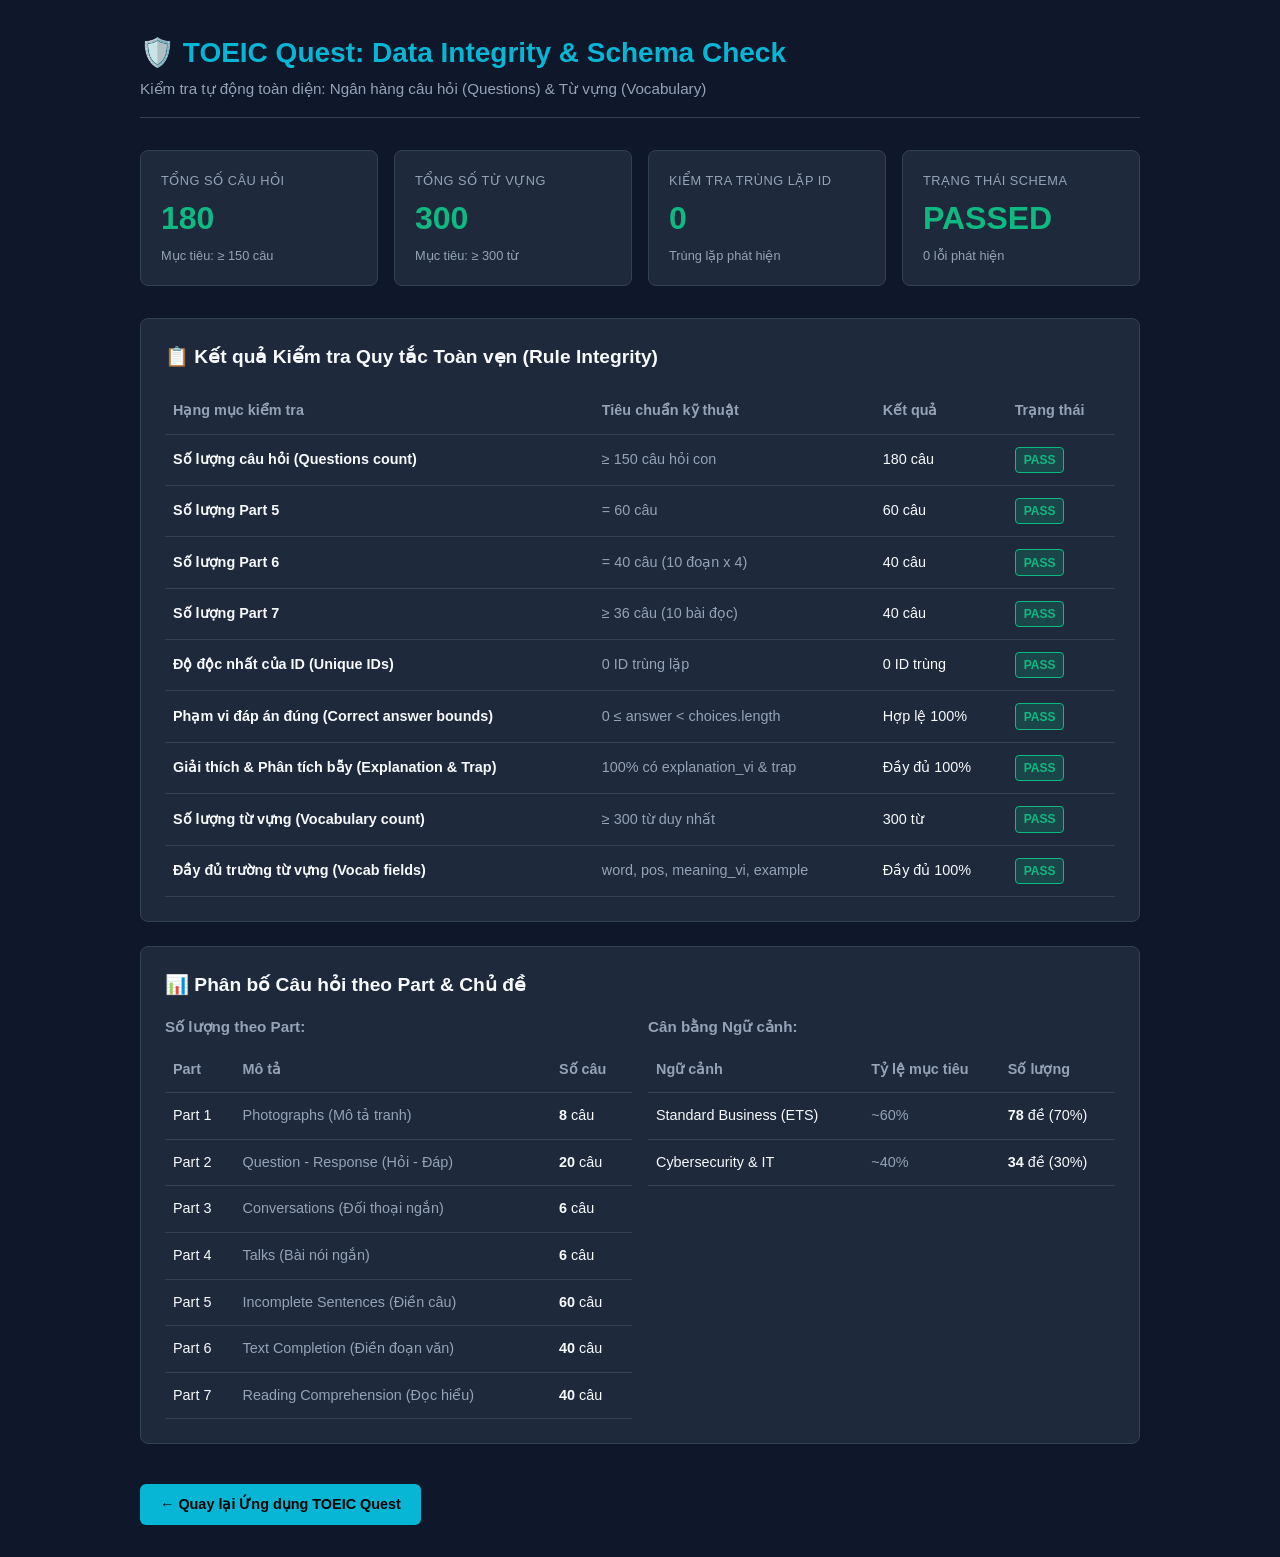
<file: tests/data-check.html>
<!DOCTYPE html>
<html lang="vi">
<head>
  <meta charset="UTF-8">
  <meta name="viewport" content="width=device-width, initial-scale=1.0">
  <title>Data Quality & Integrity Checker - TOEIC Quest</title>
  <style>
    :root {
      --bg: #0f172a;
      --card: #1e293b;
      --border: #334155;
      --text: #f8fafc;
      --muted: #94a3b8;
      --green: #10b981;
      --red: #f43f5e;
      --amber: #f59e0b;
      --cyan: #06b6d4;
    }
    * { box-sizing: border-box; margin: 0; padding: 0; }
    body {
      font-family: -apple-system, BlinkMacSystemFont, "Segoe UI", Roboto, sans-serif;
      background: var(--bg);
      color: var(--text);
      padding: 2rem 1rem;
      line-height: 1.5;
    }
    .container {
      max-width: 1000px;
      margin: 0 auto;
    }
    header {
      margin-bottom: 2rem;
      border-bottom: 1px solid var(--border);
      padding-bottom: 1rem;
    }
    h1 {
      font-size: 1.75rem;
      font-weight: 800;
      color: var(--cyan);
      display: flex;
      align-items: center;
      gap: 0.5rem;
    }
    .subtitle {
      color: var(--muted);
      font-size: 0.95rem;
      margin-top: 0.25rem;
    }
    .stats-grid {
      display: grid;
      grid-template-columns: repeat(auto-fit, minmax(200px, 1fr));
      gap: 1rem;
      margin-bottom: 2rem;
    }
    .stat-card {
      background: var(--card);
      border: 1px solid var(--border);
      border-radius: 8px;
      padding: 1.25rem;
    }
    .stat-label {
      font-size: 0.8rem;
      color: var(--muted);
      text-transform: uppercase;
      letter-spacing: 0.5px;
    }
    .stat-val {
      font-size: 2rem;
      font-weight: 800;
      margin: 0.25rem 0;
      color: #fff;
    }
    .stat-val.pass { color: var(--green); }
    .stat-val.fail { color: var(--red); }
    .stat-val.warn { color: var(--amber); }
    .stat-sub {
      font-size: 0.8rem;
      color: var(--muted);
    }
    .section-card {
      background: var(--card);
      border: 1px solid var(--border);
      border-radius: 8px;
      padding: 1.5rem;
      margin-bottom: 1.5rem;
    }
    h2 {
      font-size: 1.2rem;
      font-weight: 700;
      margin-bottom: 1rem;
      display: flex;
      align-items: center;
      justify-content: space-between;
    }
    table {
      width: 100%;
      border-collapse: collapse;
      font-size: 0.9rem;
    }
    th, td {
      padding: 0.75rem 0.5rem;
      text-align: left;
      border-bottom: 1px solid var(--border);
    }
    th {
      color: var(--muted);
      font-weight: 600;
    }
    .badge {
      display: inline-block;
      padding: 0.2rem 0.5rem;
      border-radius: 4px;
      font-size: 0.75rem;
      font-weight: 700;
    }
    .badge-pass { background: rgba(16, 185, 129, 0.2); color: var(--green); border: 1px solid var(--green); }
    .badge-fail { background: rgba(244, 63, 94, 0.2); color: var(--red); border: 1px solid var(--red); }
    .badge-warn { background: rgba(245, 158, 11, 0.2); color: var(--amber); border: 1px solid var(--amber); }
    .error-log {
      background: #000;
      border: 1px solid var(--red);
      color: #fca5a5;
      font-family: monospace;
      padding: 1rem;
      border-radius: 6px;
      font-size: 0.85rem;
      max-height: 250px;
      overflow-y: auto;
      margin-top: 0.5rem;
      white-space: pre-wrap;
    }
    .btn-return {
      display: inline-block;
      background: var(--cyan);
      color: #000;
      padding: 0.6rem 1.25rem;
      border-radius: 6px;
      text-decoration: none;
      font-weight: 700;
      font-size: 0.9rem;
      margin-top: 1rem;
    }
  </style>
</head>
<body>

<div class="container">
  <header>
    <h1>🛡️ TOEIC Quest: Data Integrity & Schema Check</h1>
    <p class="subtitle">Kiểm tra tự động toàn diện: Ngân hàng câu hỏi (Questions) & Từ vựng (Vocabulary)</p>
  </header>

  <div class="stats-grid">
    <div class="stat-card">
      <div class="stat-label">Tổng số câu hỏi</div>
      <div class="stat-val" id="totalQuestionsVal">0</div>
      <div class="stat-sub">Mục tiêu: ≥ 150 câu</div>
    </div>
    <div class="stat-card">
      <div class="stat-label">Tổng số từ vựng</div>
      <div class="stat-val" id="totalVocabVal">0</div>
      <div class="stat-sub">Mục tiêu: ≥ 300 từ</div>
    </div>
    <div class="stat-card">
      <div class="stat-label">Kiểm tra Trùng lặp ID</div>
      <div class="stat-val pass" id="idDuplicateVal">0</div>
      <div class="stat-sub">Trùng lặp phát hiện</div>
    </div>
    <div class="stat-card">
      <div class="stat-label">Trạng thái Schema</div>
      <div class="stat-val" id="schemaStatusVal">CHECKING</div>
      <div class="stat-sub" id="schemaErrorCount">0 lỗi phát hiện</div>
    </div>
  </div>

  <div class="section-card">
    <h2>📋 Kết quả Kiểm tra Quy tắc Toàn vẹn (Rule Integrity)</h2>
    <table>
      <thead>
        <tr>
          <th>Hạng mục kiểm tra</th>
          <th>Tiêu chuẩn kỹ thuật</th>
          <th>Kết quả</th>
          <th>Trạng thái</th>
        </tr>
      </thead>
      <tbody id="rulesTableBody">
        <!-- Rendered by JS -->
      </tbody>
    </table>
    <div id="errorBoxSlot"></div>
  </div>

  <div class="section-card">
    <h2>📊 Phân bố Câu hỏi theo Part & Chủ đề</h2>
    <div style="display: grid; grid-template-columns: repeat(auto-fit, minmax(280px, 1fr)); gap: 1rem;">
      <div>
        <h3 style="font-size: 0.95rem; color: var(--muted); margin-bottom: 0.5rem;">Số lượng theo Part:</h3>
        <table id="partDistTable">
          <thead>
            <tr><th>Part</th><th>Mô tả</th><th>Số câu</th></tr>
          </thead>
          <tbody></tbody>
        </table>
      </div>
      <div>
        <h3 style="font-size: 0.95rem; color: var(--muted); margin-bottom: 0.5rem;">Cân bằng Ngữ cảnh:</h3>
        <table id="topicDistTable">
          <thead>
            <tr><th>Ngữ cảnh</th><th>Tỷ lệ mục tiêu</th><th>Số lượng</th></tr>
          </thead>
          <tbody></tbody>
        </table>
      </div>
    </div>
  </div>

  <div class="section-card" id="needsReviewCard" style="display: none;">
    <h2 style="color: var(--amber);">⚠️ Danh sách câu hỏi cần rà soát lại (needsReview)</h2>
    <div id="needsReviewList" style="font-size: 0.9rem; line-height: 1.6;"></div>
  </div>

  <a href="../index.html" class="btn-return">← Quay lại Ứng dụng TOEIC Quest</a>
</div>

<!-- SCRIPTS TO CHECK -->
<script src="../js/data/questions.js"></script>
<script src="../js/data/vocab.js"></script>

<script>
window.addEventListener("DOMContentLoaded", () => {
  const errors = [];
  const rules = [];
  const needsReviewQuestions = [];

  // 1. Check QUESTIONS definition
  const hasQuestions = typeof QUESTIONS !== "undefined" && Array.isArray(QUESTIONS);
  if (!hasQuestions) {
    errors.push("LỖI: Biến QUESTIONS chưa được nạp hoặc không phải là Array.");
  }

  // 2. Check VOCAB definition
  const hasVocab = typeof VOCAB !== "undefined" && Array.isArray(VOCAB);
  if (!hasVocab) {
    errors.push("LỖI: Biến VOCAB chưa được nạp hoặc không phải là Array.");
  }

  // Flatten questions and validate schema
  const flatQuestions = [];
  const questionIds = new Set();
  const duplicateQids = [];
  const partCounts = { 1: 0, 2: 0, 3: 0, 4: 0, 5: 0, 6: 0, 7: 0 };
  let businessCount = 0;
  let infosecCount = 0;

  if (hasQuestions) {
    QUESTIONS.forEach((q, idx) => {
      // Check top-level ID
      if (!q.id) {
        errors.push(`Câu top-level thứ ${idx + 1} thiếu trường 'id'.`);
      } else if (questionIds.has(q.id)) {
        duplicateQids.push(q.id);
        errors.push(`Trùng lặp ID top-level: '${q.id}'.`);
      } else {
        questionIds.add(q.id);
      }

      const isPassageBased = q.questions && Array.isArray(q.questions);

      if (isPassageBased) {
        if (!q.passage || typeof q.passage !== "string" || !q.passage.trim()) {
          errors.push(`Đoạn văn ID '${q.id}' (Part ${q.part}) thiếu trường 'passage'.`);
        }
        if (q.questions.length === 0) {
          errors.push(`Đoạn văn ID '${q.id}' không có câu hỏi con nào.`);
        }

        q.questions.forEach((sub, sIdx) => {
          if (!sub.id) {
            errors.push(`Câu hỏi con thứ ${sIdx + 1} trong set '${q.id}' thiếu 'id'.`);
          } else if (questionIds.has(sub.id)) {
            duplicateQids.push(sub.id);
            errors.push(`Trùng lặp ID câu hỏi con: '${sub.id}' trong set '${q.id}'.`);
          } else {
            questionIds.add(sub.id);
          }

          // Validate choices
          if (!Array.isArray(sub.choices) || sub.choices.length < 3) {
            errors.push(`Câu hỏi ID '${sub.id}' phải có mảng choices hợp lệ (≥ 3 lựa chọn).`);
          }

          // Validate answer index
          if (typeof sub.answer !== "number" || sub.answer < 0 || (sub.choices && sub.answer >= sub.choices.length)) {
            errors.push(`Câu hỏi ID '${sub.id}' có 'answer' (${sub.answer}) không hợp lệ (ngoài phạm vi choices).`);
          }

          // Validate explanation & trap
          if (!sub.explanation_vi || typeof sub.explanation_vi !== "string") {
            errors.push(`Câu hỏi ID '${sub.id}' thiếu giải thích tiếng Việt ('explanation_vi').`);
          }
          if (!sub.trap && !q.trap) {
            errors.push(`Câu hỏi ID '${sub.id}' thiếu phân tích bẫy ('trap').`);
          }

          if (sub.needsReview || q.needsReview) {
            needsReviewQuestions.push(sub.id);
          }

          flatQuestions.push({ ...sub, part: q.part, topic: q.topic || sub.topic });
          partCounts[q.part] = (partCounts[q.part] || 0) + 1;
        });
      } else {
        // Single question (Part 1, 2, 5)
        if (!Array.isArray(q.choices) || q.choices.length < 3) {
          errors.push(`Câu hỏi ID '${q.id}' (Part ${q.part}) phải có mảng choices hợp lệ (≥ 3 lựa chọn).`);
        }

        if (typeof q.answer !== "number" || q.answer < 0 || (q.choices && q.answer >= q.choices.length)) {
          errors.push(`Câu hỏi ID '${q.id}' có 'answer' (${q.answer}) vượt phạm vi choices.`);
        }

        if (!q.explanation_vi || typeof q.explanation_vi !== "string") {
          errors.push(`Câu hỏi ID '${q.id}' thiếu 'explanation_vi'.`);
        }
        if (!q.trap) {
          errors.push(`Câu hỏi ID '${q.id}' thiếu 'trap'.`);
        }

        if (q.needsReview) {
          needsReviewQuestions.push(q.id);
        }

        flatQuestions.push(q);
        partCounts[q.part] = (partCounts[q.part] || 0) + 1;
      }

      // Topic distribution heuristic
      const topicStr = (q.topic || "") + " " + (q.skillTags ? q.skillTags.join(" ") : "");
      if (/cyber|security|infosec|patch|incident|firewall|encryption|threat|vpn|zero-day|ciso|ransomware/i.test(topicStr)) {
        infosecCount++;
      } else {
        businessCount++;
      }
    });
  }

  // 3. Validate VOCAB
  const vocabWords = new Set();
  const duplicateVocab = [];
  if (hasVocab) {
    VOCAB.forEach((v, idx) => {
      if (!v.word) {
        errors.push(`Mục từ vựng thứ ${idx + 1} thiếu trường 'word'.`);
      } else {
        const lower = v.word.toLowerCase();
        if (vocabWords.has(lower)) {
          duplicateVocab.push(v.word);
          errors.push(`Từ vựng trùng lặp: '${v.word}'.`);
        } else {
          vocabWords.add(lower);
        }
      }
      if (!v.meaning_vi) errors.push(`Từ vựng '${v.word}' thiếu nghĩa tiếng Việt ('meaning_vi').`);
      if (!v.example) errors.push(`Từ vựng '${v.word}' thiếu câu ví dụ ('example').`);
      if (!v.pos) errors.push(`Từ vựng '${v.word}' thiếu loại từ ('pos').`);
    });
  }

  // Evaluate Rules
  rules.push({
    name: "Số lượng câu hỏi (Questions count)",
    req: "≥ 150 câu hỏi con",
    result: `${flatQuestions.length} câu`,
    pass: flatQuestions.length >= 150
  });

  rules.push({
    name: "Số lượng Part 5",
    req: "= 60 câu",
    result: `${partCounts[5] || 0} câu`,
    pass: (partCounts[5] || 0) === 60
  });

  rules.push({
    name: "Số lượng Part 6",
    req: "= 40 câu (10 đoạn x 4)",
    result: `${partCounts[6] || 0} câu`,
    pass: (partCounts[6] || 0) === 40
  });

  rules.push({
    name: "Số lượng Part 7",
    req: "≥ 36 câu (10 bài đọc)",
    result: `${partCounts[7] || 0} câu`,
    pass: (partCounts[7] || 0) >= 36
  });

  rules.push({
    name: "Độ độc nhất của ID (Unique IDs)",
    req: "0 ID trùng lặp",
    result: `${duplicateQids.length} ID trùng`,
    pass: duplicateQids.length === 0
  });

  rules.push({
    name: "Phạm vi đáp án đúng (Correct answer bounds)",
    req: "0 ≤ answer < choices.length",
    result: errors.some(e => e.includes("answer")) ? "Có lỗi đáp án" : "Hợp lệ 100%",
    pass: !errors.some(e => e.includes("answer"))
  });

  rules.push({
    name: "Giải thích & Phân tích bẫy (Explanation & Trap)",
    req: "100% có explanation_vi & trap",
    result: errors.some(e => e.includes("explanation") || e.includes("trap")) ? "Thiếu trường" : "Đầy đủ 100%",
    pass: !errors.some(e => e.includes("explanation") || e.includes("trap"))
  });

  rules.push({
    name: "Số lượng từ vựng (Vocabulary count)",
    req: "≥ 300 từ duy nhất",
    result: `${vocabWords.size} từ`,
    pass: vocabWords.size >= 300
  });

  rules.push({
    name: "Đầy đủ trường từ vựng (Vocab fields)",
    req: "word, pos, meaning_vi, example",
    result: errors.some(e => e.includes("Từ vựng '")) ? "Có từ thiếu trường" : "Đầy đủ 100%",
    pass: !errors.some(e => e.includes("Từ vựng '"))
  });

  // Render Stats
  document.getElementById("totalQuestionsVal").textContent = flatQuestions.length;
  document.getElementById("totalQuestionsVal").className = flatQuestions.length >= 150 ? "stat-val pass" : "stat-val fail";

  document.getElementById("totalVocabVal").textContent = vocabWords.size;
  document.getElementById("totalVocabVal").className = vocabWords.size >= 300 ? "stat-val pass" : "stat-val fail";

  document.getElementById("idDuplicateVal").textContent = duplicateQids.length;
  document.getElementById("idDuplicateVal").className = duplicateQids.length === 0 ? "stat-val pass" : "stat-val fail";

  const totalErrors = errors.length;
  const statusEl = document.getElementById("schemaStatusVal");
  statusEl.textContent = totalErrors === 0 ? "PASSED" : "FAILED";
  statusEl.className = totalErrors === 0 ? "stat-val pass" : "stat-val fail";
  document.getElementById("schemaErrorCount").textContent = `${totalErrors} lỗi phát hiện`;

  // Render Rules Table
  const tbody = document.getElementById("rulesTableBody");
  rules.forEach(r => {
    const tr = document.createElement("tr");
    tr.innerHTML = `
      <td><strong>${r.name}</strong></td>
      <td style="color: var(--muted);">${r.req}</td>
      <td>${r.result}</td>
      <td><span class="badge ${r.pass ? 'badge-pass' : 'badge-fail'}">${r.pass ? 'PASS' : 'FAIL'}</span></td>
    `;
    tbody.appendChild(tr);
  });

  // Render Part Dist Table
  const partTbody = document.querySelector("#partDistTable tbody");
  const partDescriptions = {
    1: "Photographs (Mô tả tranh)",
    2: "Question - Response (Hỏi - Đáp)",
    3: "Conversations (Đối thoại ngắn)",
    4: "Talks (Bài nói ngắn)",
    5: "Incomplete Sentences (Điền câu)",
    6: "Text Completion (Điền đoạn văn)",
    7: "Reading Comprehension (Đọc hiểu)"
  };
  Object.keys(partCounts).forEach(p => {
    const tr = document.createElement("tr");
    tr.innerHTML = `
      <td>Part ${p}</td>
      <td style="color: var(--muted);">${partDescriptions[p] || ""}</td>
      <td><strong>${partCounts[p]}</strong> câu</td>
    `;
    partTbody.appendChild(tr);
  });

  // Render Topic Dist Table
  const topicTbody = document.querySelector("#topicDistTable tbody");
  const totalTop = businessCount + infosecCount;
  const bPercent = totalTop > 0 ? Math.round((businessCount / totalTop) * 100) : 0;
  const iPercent = totalTop > 0 ? Math.round((infosecCount / totalTop) * 100) : 0;
  topicTbody.innerHTML = `
    <tr>
      <td>Standard Business (ETS)</td>
      <td style="color: var(--muted);">~60%</td>
      <td><strong>${businessCount}</strong> đề (${bPercent}%)</td>
    </tr>
    <tr>
      <td>Cybersecurity & IT</td>
      <td style="color: var(--muted);">~40%</td>
      <td><strong>${infosecCount}</strong> đề (${iPercent}%)</td>
    </tr>
  `;

  // Render Error Log Box if any
  if (totalErrors > 0) {
    const box = document.createElement("div");
    box.className = "error-log";
    box.textContent = errors.join("\n");
    document.getElementById("errorBoxSlot").appendChild(box);
  }

  // Render needsReview if any
  if (needsReviewQuestions.length > 0) {
    document.getElementById("needsReviewCard").style.display = "block";
    document.getElementById("needsReviewList").innerHTML = `
      Có <strong>${needsReviewQuestions.length}</strong> câu hỏi được đánh dấu <code>needsReview: true</code> để bạn rà soát:
      <ul style="margin-left: 1.5rem; margin-top: 0.5rem;">
        ${needsReviewQuestions.map(id => `<li><code>${id}</code></li>`).join("")}
      </ul>
    `;
  }
});
</script>
</body>
</html>
</file>
